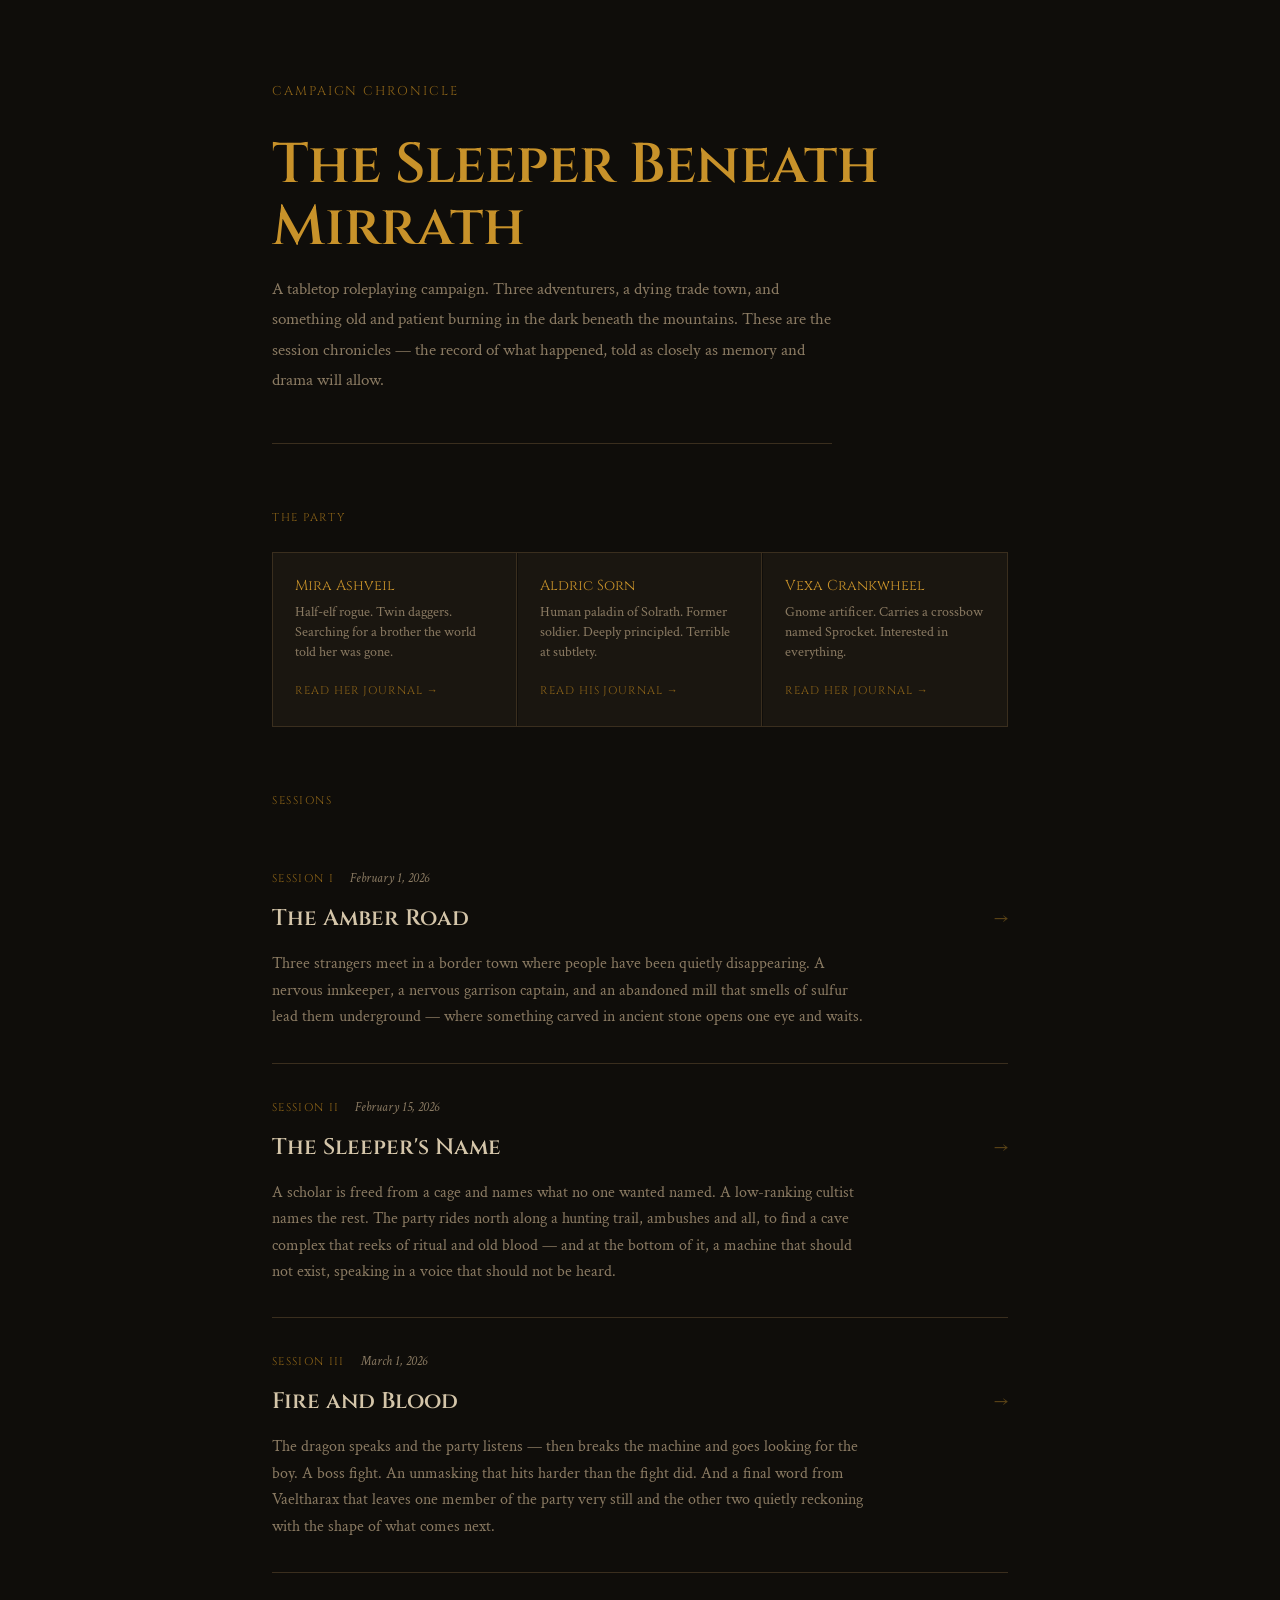
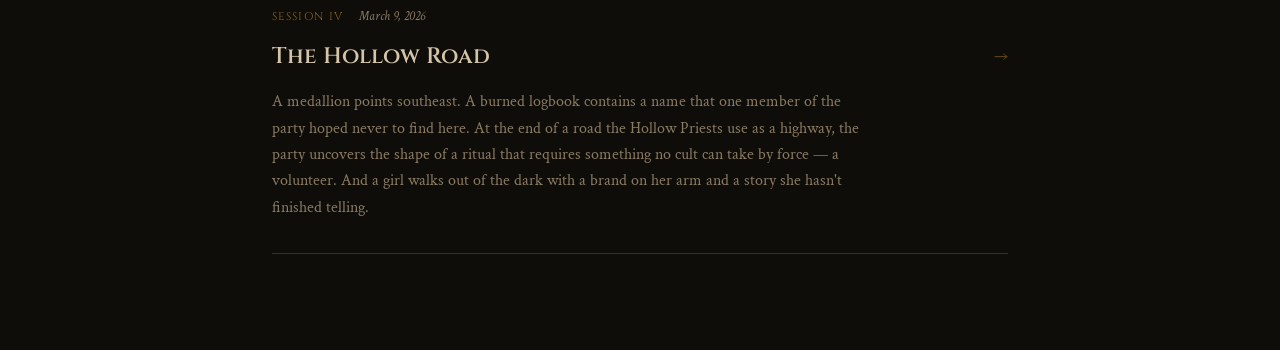
<file: index.html>
<!DOCTYPE html>
<html lang="en">
<head>
  <meta charset="UTF-8">
  <meta name="viewport" content="width=device-width, initial-scale=1.0">
  <title>The Sleeper Beneath Mirrath — Campaign Chronicle</title>
  <link rel="preconnect" href="https://fonts.googleapis.com">
  <link rel="preconnect" href="https://fonts.gstatic.com" crossorigin>
  <link href="https://fonts.googleapis.com/css2?family=Cinzel:wght@400;600&family=Crimson+Text:ital,wght@0,400;0,600;1,400&display=swap" rel="stylesheet">
  <link rel="stylesheet" href="style.css">
</head>
<body>
<div class="page-wrap page-wrap--wide">

  <p class="site-subtitle">Campaign Chronicle</p>
  <h1 class="site-title">The Sleeper Beneath Mirrath</h1>
  <p class="site-intro">A tabletop roleplaying campaign. Three adventurers, a dying trade town, and something old and patient burning in the dark beneath the mountains. These are the session chronicles — the record of what happened, told as closely as memory and drama will allow.</p>

  <div class="party-section">
    <p class="section-label">The Party</p>
    <div class="party-grid">
      <div class="party-member">
        <p class="member-name">Mira Ashveil</p>
        <p class="member-desc">Half-elf rogue. Twin daggers. Searching for a brother the world told her was gone.</p>
        <a href="characters/mira-ashveil/index.html" class="member-journal">Read her journal &#8594;</a>
      </div>
      <div class="party-member">
        <p class="member-name">Aldric Sorn</p>
        <p class="member-desc">Human paladin of Solrath. Former soldier. Deeply principled. Terrible at subtlety.</p>
        <a href="characters/aldric-sorn/index.html" class="member-journal">Read his journal &#8594;</a>
      </div>
      <div class="party-member">
        <p class="member-name">Vexa Crankwheel</p>
        <p class="member-desc">Gnome artificer. Carries a crossbow named Sprocket. Interested in everything.</p>
        <a href="characters/vexa-crankwheel/index.html" class="member-journal">Read her journal &#8594;</a>
      </div>
    </div>
  </div>

  <div class="sessions-section">
    <p class="section-label">Sessions</p>

    <a href="session-1/index.html" class="session-card">
      <div class="card-header">
        <span class="card-number">Session I</span>
        <span class="card-date">February 1, 2026</span>
      </div>
      <div class="card-title-row">
        <span class="card-title">The Amber Road</span>
        <span class="card-arrow">&#8594;</span>
      </div>
      <p class="card-summary">Three strangers meet in a border town where people have been quietly disappearing. A nervous innkeeper, a nervous garrison captain, and an abandoned mill that smells of sulfur lead them underground — where something carved in ancient stone opens one eye and waits.</p>
    </a>

    <a href="session-2/index.html" class="session-card">
      <div class="card-header">
        <span class="card-number">Session II</span>
        <span class="card-date">February 15, 2026</span>
      </div>
      <div class="card-title-row">
        <span class="card-title">The Sleeper's Name</span>
        <span class="card-arrow">&#8594;</span>
      </div>
      <p class="card-summary">A scholar is freed from a cage and names what no one wanted named. A low-ranking cultist names the rest. The party rides north along a hunting trail, ambushes and all, to find a cave complex that reeks of ritual and old blood — and at the bottom of it, a machine that should not exist, speaking in a voice that should not be heard.</p>
    </a>

    <a href="session-3/index.html" class="session-card">
      <div class="card-header">
        <span class="card-number">Session III</span>
        <span class="card-date">March 1, 2026</span>
      </div>
      <div class="card-title-row">
        <span class="card-title">Fire and Blood</span>
        <span class="card-arrow">&#8594;</span>
      </div>
      <p class="card-summary">The dragon speaks and the party listens — then breaks the machine and goes looking for the boy. A boss fight. An unmasking that hits harder than the fight did. And a final word from Vaeltharax that leaves one member of the party very still and the other two quietly reckoning with the shape of what comes next.</p>
    </a>

    <a href="session-4/index.html" class="session-card">
      <div class="card-header">
        <span class="card-number">Session IV</span>
        <span class="card-date">March 9, 2026</span>
      </div>
      <div class="card-title-row">
        <span class="card-title">The Hollow Road</span>
        <span class="card-arrow">&#8594;</span>
      </div>
      <p class="card-summary">A medallion points southeast. A burned logbook contains a name that one member of the party hoped never to find here. At the end of a road the Hollow Priests use as a highway, the party uncovers the shape of a ritual that requires something no cult can take by force — a volunteer. And a girl walks out of the dark with a brand on her arm and a story she hasn't finished telling.</p>
    </a>

  </div>

</div>
</body>
</html>
</file>
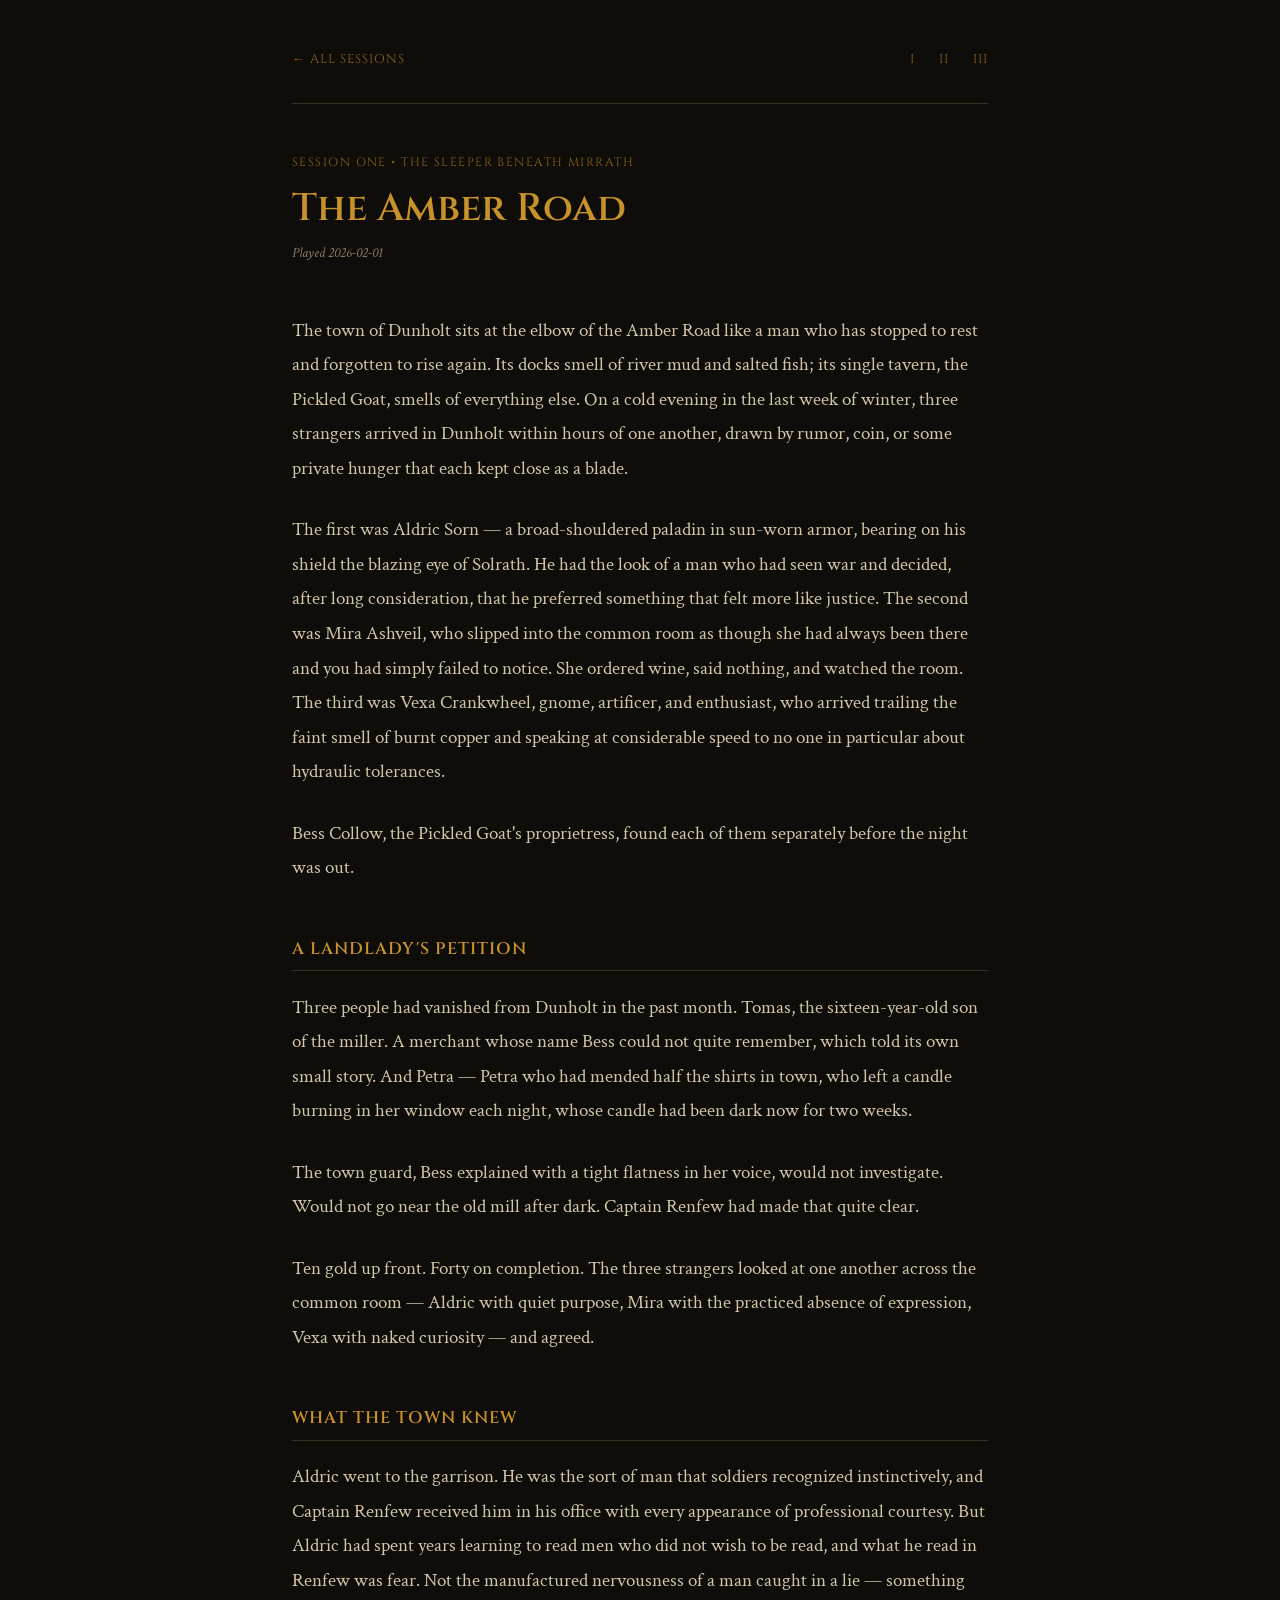
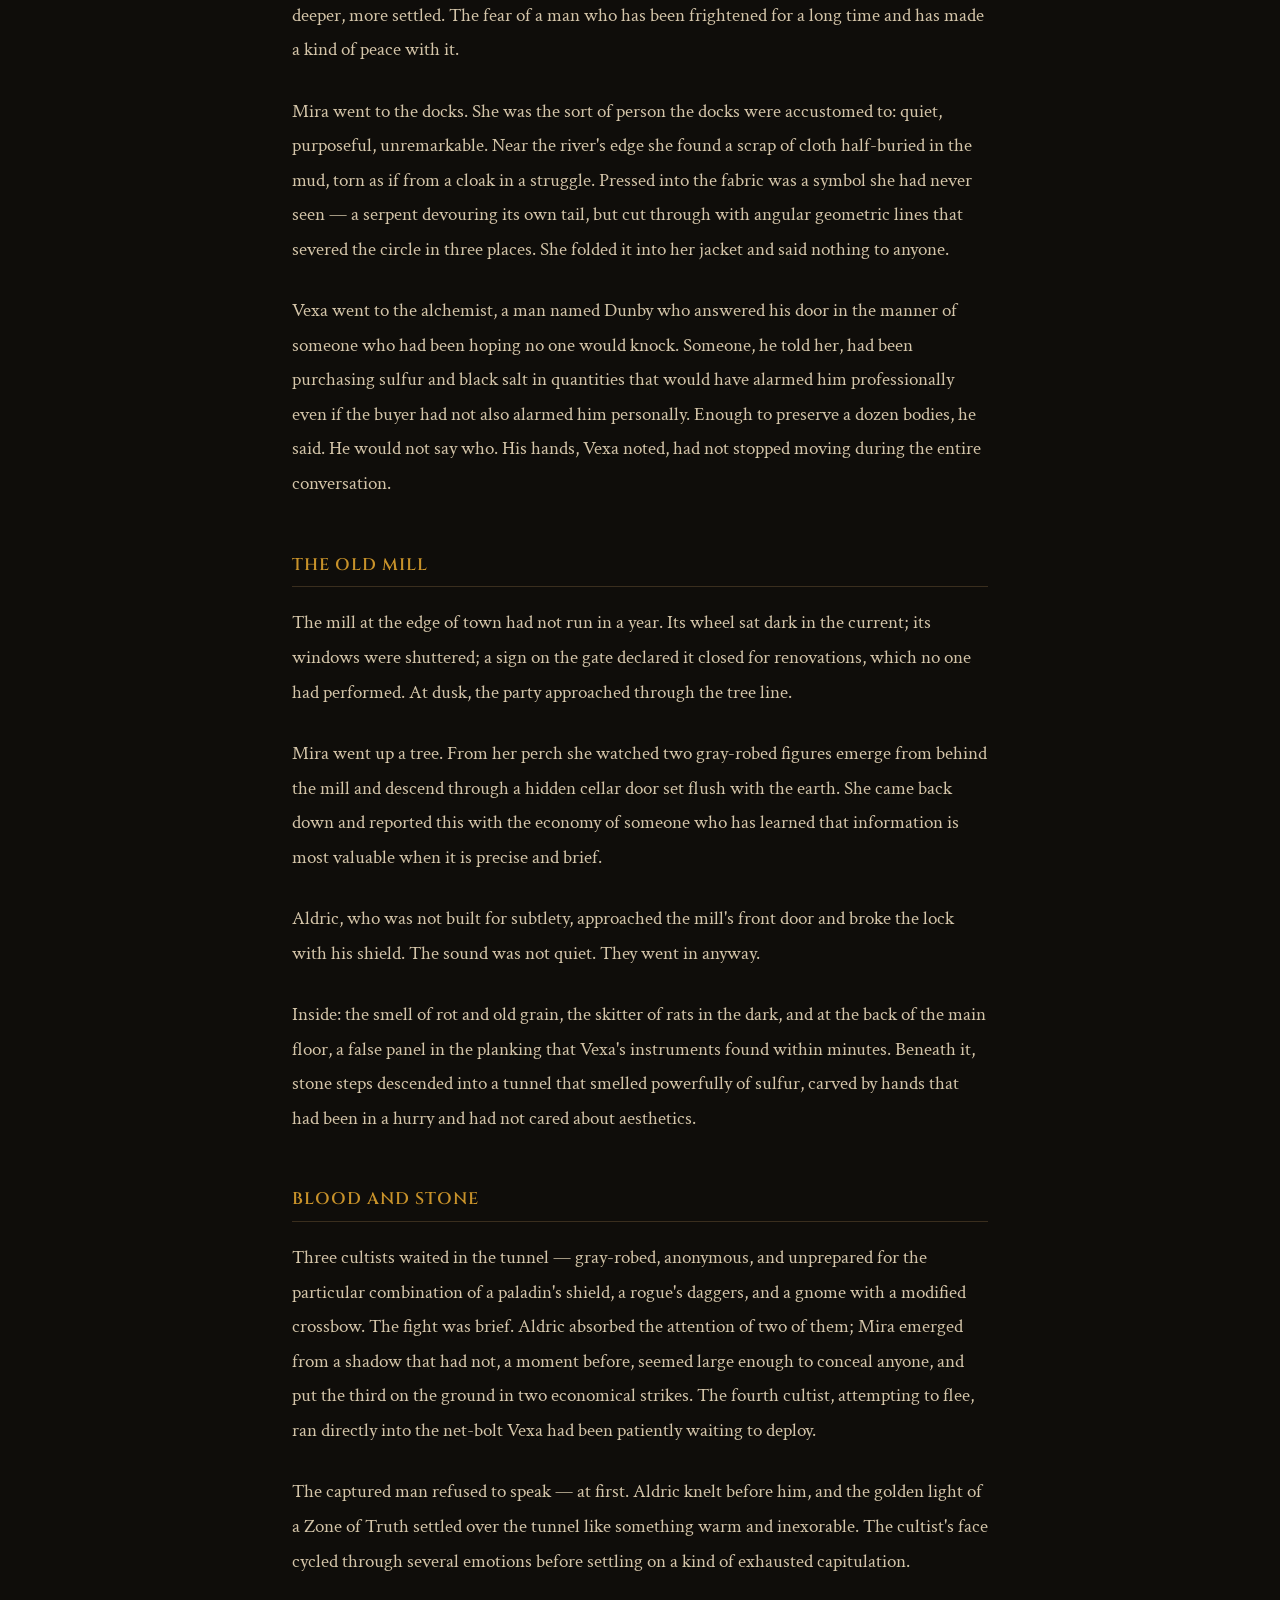
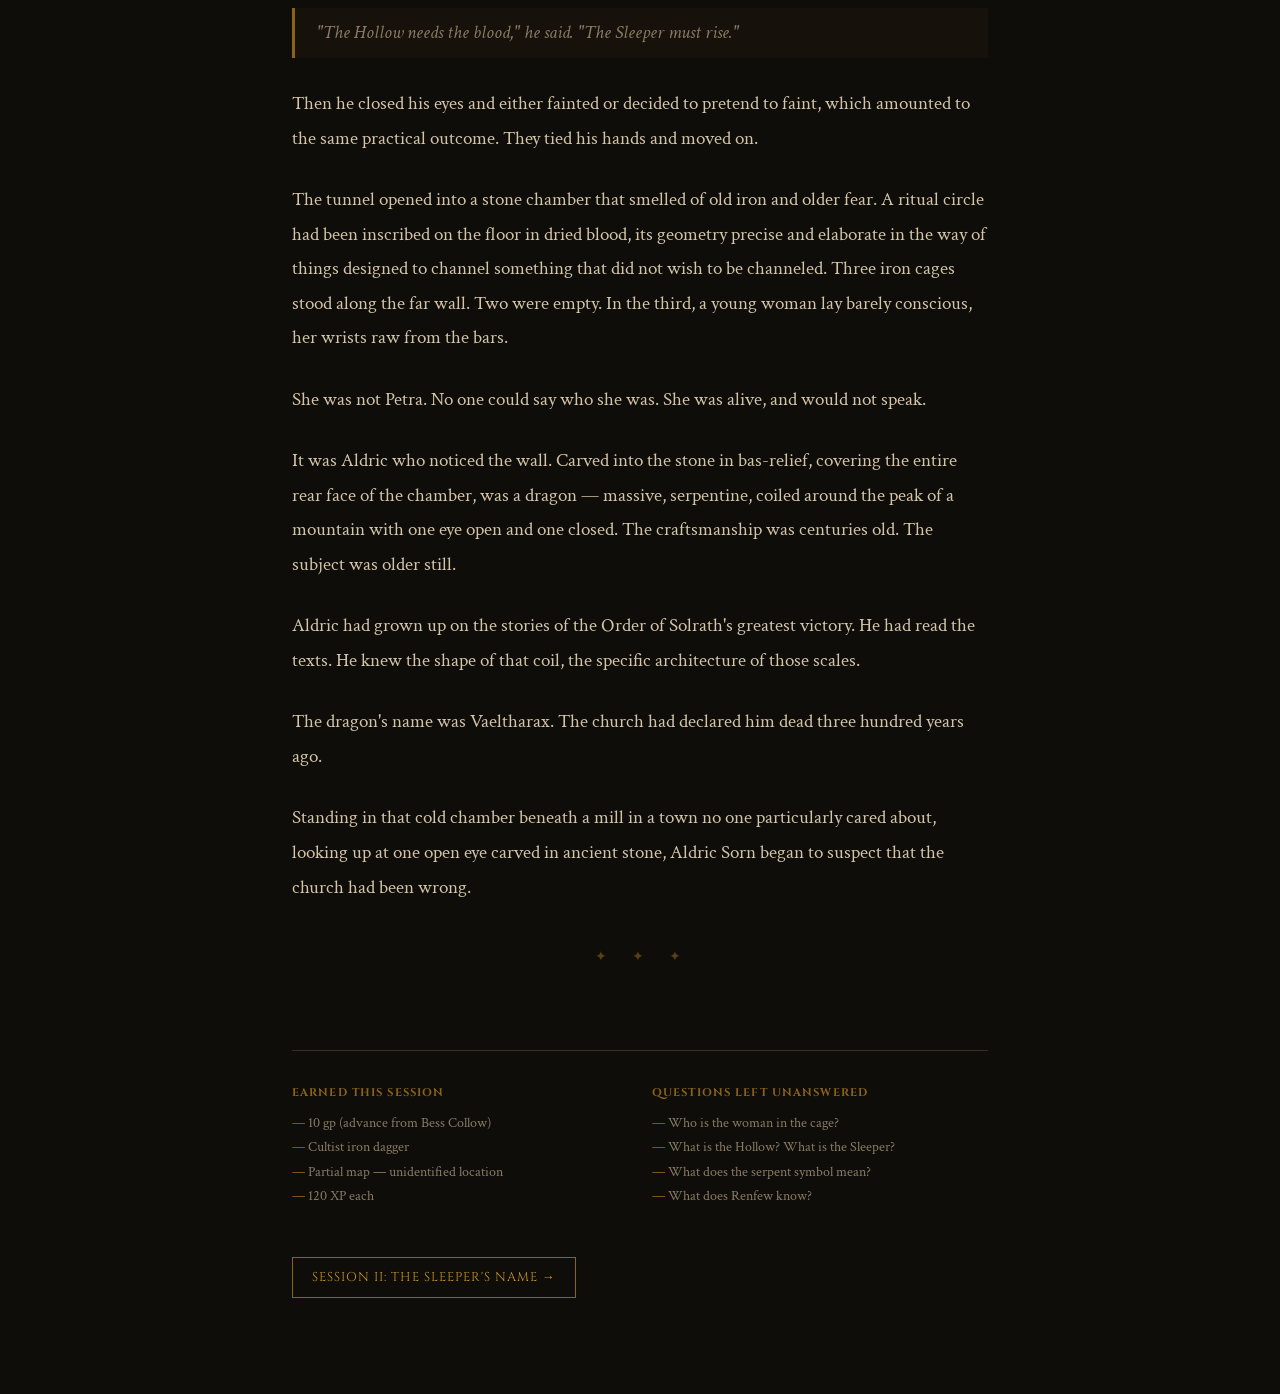
<file: session-1/index.html>
<!DOCTYPE html>
<html lang="en">
<head>
  <meta charset="UTF-8">
  <meta name="viewport" content="width=device-width, initial-scale=1.0">
  <title>Session 1 — The Amber Road</title>
  <link rel="preconnect" href="https://fonts.googleapis.com">
  <link rel="preconnect" href="https://fonts.gstatic.com" crossorigin>
  <link href="https://fonts.googleapis.com/css2?family=Cinzel:wght@400;600&family=Crimson+Text:ital,wght@0,400;0,600;1,400&display=swap" rel="stylesheet">
  <link rel="stylesheet" href="../style.css">
</head>
<body>
<div class="page-wrap">

  <nav class="site-nav">
    <a href="../index.html">&#8592; All Sessions</a>
    <div class="session-links">
      <a href="../session-1/index.html">I</a>
      <a href="../session-2/index.html">II</a>
      <a href="../session-3/index.html">III</a>
    </div>
  </nav>

  <p class="session-meta">Session One &bull; The Sleeper Beneath Mirrath</p>
  <h1>The Amber Road</h1>
  <p class="session-date">Played 2026-02-01</p>

  <p>The town of Dunholt sits at the elbow of the Amber Road like a man who has stopped to rest and forgotten to rise again. Its docks smell of river mud and salted fish; its single tavern, the Pickled Goat, smells of everything else. On a cold evening in the last week of winter, three strangers arrived in Dunholt within hours of one another, drawn by rumor, coin, or some private hunger that each kept close as a blade.</p>

  <p>The first was Aldric Sorn — a broad-shouldered paladin in sun-worn armor, bearing on his shield the blazing eye of Solrath. He had the look of a man who had seen war and decided, after long consideration, that he preferred something that felt more like justice. The second was Mira Ashveil, who slipped into the common room as though she had always been there and you had simply failed to notice. She ordered wine, said nothing, and watched the room. The third was Vexa Crankwheel, gnome, artificer, and enthusiast, who arrived trailing the faint smell of burnt copper and speaking at considerable speed to no one in particular about hydraulic tolerances.</p>

  <p>Bess Collow, the Pickled Goat's proprietress, found each of them separately before the night was out.</p>

  <h2>A Landlady's Petition</h2>

  <p>Three people had vanished from Dunholt in the past month. Tomas, the sixteen-year-old son of the miller. A merchant whose name Bess could not quite remember, which told its own small story. And Petra — Petra who had mended half the shirts in town, who left a candle burning in her window each night, whose candle had been dark now for two weeks.</p>

  <p>The town guard, Bess explained with a tight flatness in her voice, would not investigate. Would not go near the old mill after dark. Captain Renfew had made that quite clear.</p>

  <p>Ten gold up front. Forty on completion. The three strangers looked at one another across the common room — Aldric with quiet purpose, Mira with the practiced absence of expression, Vexa with naked curiosity — and agreed.</p>

  <h2>What the Town Knew</h2>

  <p>Aldric went to the garrison. He was the sort of man that soldiers recognized instinctively, and Captain Renfew received him in his office with every appearance of professional courtesy. But Aldric had spent years learning to read men who did not wish to be read, and what he read in Renfew was fear. Not the manufactured nervousness of a man caught in a lie — something deeper, more settled. The fear of a man who has been frightened for a long time and has made a kind of peace with it.</p>

  <p>Mira went to the docks. She was the sort of person the docks were accustomed to: quiet, purposeful, unremarkable. Near the river's edge she found a scrap of cloth half-buried in the mud, torn as if from a cloak in a struggle. Pressed into the fabric was a symbol she had never seen — a serpent devouring its own tail, but cut through with angular geometric lines that severed the circle in three places. She folded it into her jacket and said nothing to anyone.</p>

  <p>Vexa went to the alchemist, a man named Dunby who answered his door in the manner of someone who had been hoping no one would knock. Someone, he told her, had been purchasing sulfur and black salt in quantities that would have alarmed him professionally even if the buyer had not also alarmed him personally. Enough to preserve a dozen bodies, he said. He would not say who. His hands, Vexa noted, had not stopped moving during the entire conversation.</p>

  <h2>The Old Mill</h2>

  <p>The mill at the edge of town had not run in a year. Its wheel sat dark in the current; its windows were shuttered; a sign on the gate declared it closed for renovations, which no one had performed. At dusk, the party approached through the tree line.</p>

  <p>Mira went up a tree. From her perch she watched two gray-robed figures emerge from behind the mill and descend through a hidden cellar door set flush with the earth. She came back down and reported this with the economy of someone who has learned that information is most valuable when it is precise and brief.</p>

  <p>Aldric, who was not built for subtlety, approached the mill's front door and broke the lock with his shield. The sound was not quiet. They went in anyway.</p>

  <p>Inside: the smell of rot and old grain, the skitter of rats in the dark, and at the back of the main floor, a false panel in the planking that Vexa's instruments found within minutes. Beneath it, stone steps descended into a tunnel that smelled powerfully of sulfur, carved by hands that had been in a hurry and had not cared about aesthetics.</p>

  <h2>Blood and Stone</h2>

  <p>Three cultists waited in the tunnel — gray-robed, anonymous, and unprepared for the particular combination of a paladin's shield, a rogue's daggers, and a gnome with a modified crossbow. The fight was brief. Aldric absorbed the attention of two of them; Mira emerged from a shadow that had not, a moment before, seemed large enough to conceal anyone, and put the third on the ground in two economical strikes. The fourth cultist, attempting to flee, ran directly into the net-bolt Vexa had been patiently waiting to deploy.</p>

  <p>The captured man refused to speak — at first. Aldric knelt before him, and the golden light of a Zone of Truth settled over the tunnel like something warm and inexorable. The cultist's face cycled through several emotions before settling on a kind of exhausted capitulation.</p>

  <blockquote>"The Hollow needs the blood," he said. "The Sleeper must rise."</blockquote>

  <p>Then he closed his eyes and either fainted or decided to pretend to faint, which amounted to the same practical outcome. They tied his hands and moved on.</p>

  <p>The tunnel opened into a stone chamber that smelled of old iron and older fear. A ritual circle had been inscribed on the floor in dried blood, its geometry precise and elaborate in the way of things designed to channel something that did not wish to be channeled. Three iron cages stood along the far wall. Two were empty. In the third, a young woman lay barely conscious, her wrists raw from the bars.</p>

  <p>She was not Petra. No one could say who she was. She was alive, and would not speak.</p>

  <p>It was Aldric who noticed the wall. Carved into the stone in bas-relief, covering the entire rear face of the chamber, was a dragon — massive, serpentine, coiled around the peak of a mountain with one eye open and one closed. The craftsmanship was centuries old. The subject was older still.</p>

  <p>Aldric had grown up on the stories of the Order of Solrath's greatest victory. He had read the texts. He knew the shape of that coil, the specific architecture of those scales.</p>

  <p>The dragon's name was Vaeltharax. The church had declared him dead three hundred years ago.</p>

  <p>Standing in that cold chamber beneath a mill in a town no one particularly cared about, looking up at one open eye carved in ancient stone, Aldric Sorn began to suspect that the church had been wrong.</p>

  <div class="divider">&#10022; &nbsp; &#10022; &nbsp; &#10022;</div>

  <div class="session-footer">
    <div>
      <h3>Earned This Session</h3>
      <ul>
        <li>10 gp (advance from Bess Collow)</li>
        <li>Cultist iron dagger</li>
        <li>Partial map — unidentified location</li>
        <li>120 XP each</li>
      </ul>
    </div>
    <div>
      <h3>Questions Left Unanswered</h3>
      <ul>
        <li>Who is the woman in the cage?</li>
        <li>What is the Hollow? What is the Sleeper?</li>
        <li>What does the serpent symbol mean?</li>
        <li>What does Renfew know?</li>
      </ul>
    </div>
  </div>

  <div class="session-pagination">
    <a href="../session-2/index.html">Session II: The Sleeper's Name &#8594;</a>
  </div>

</div>
</body>
</html>
</file>
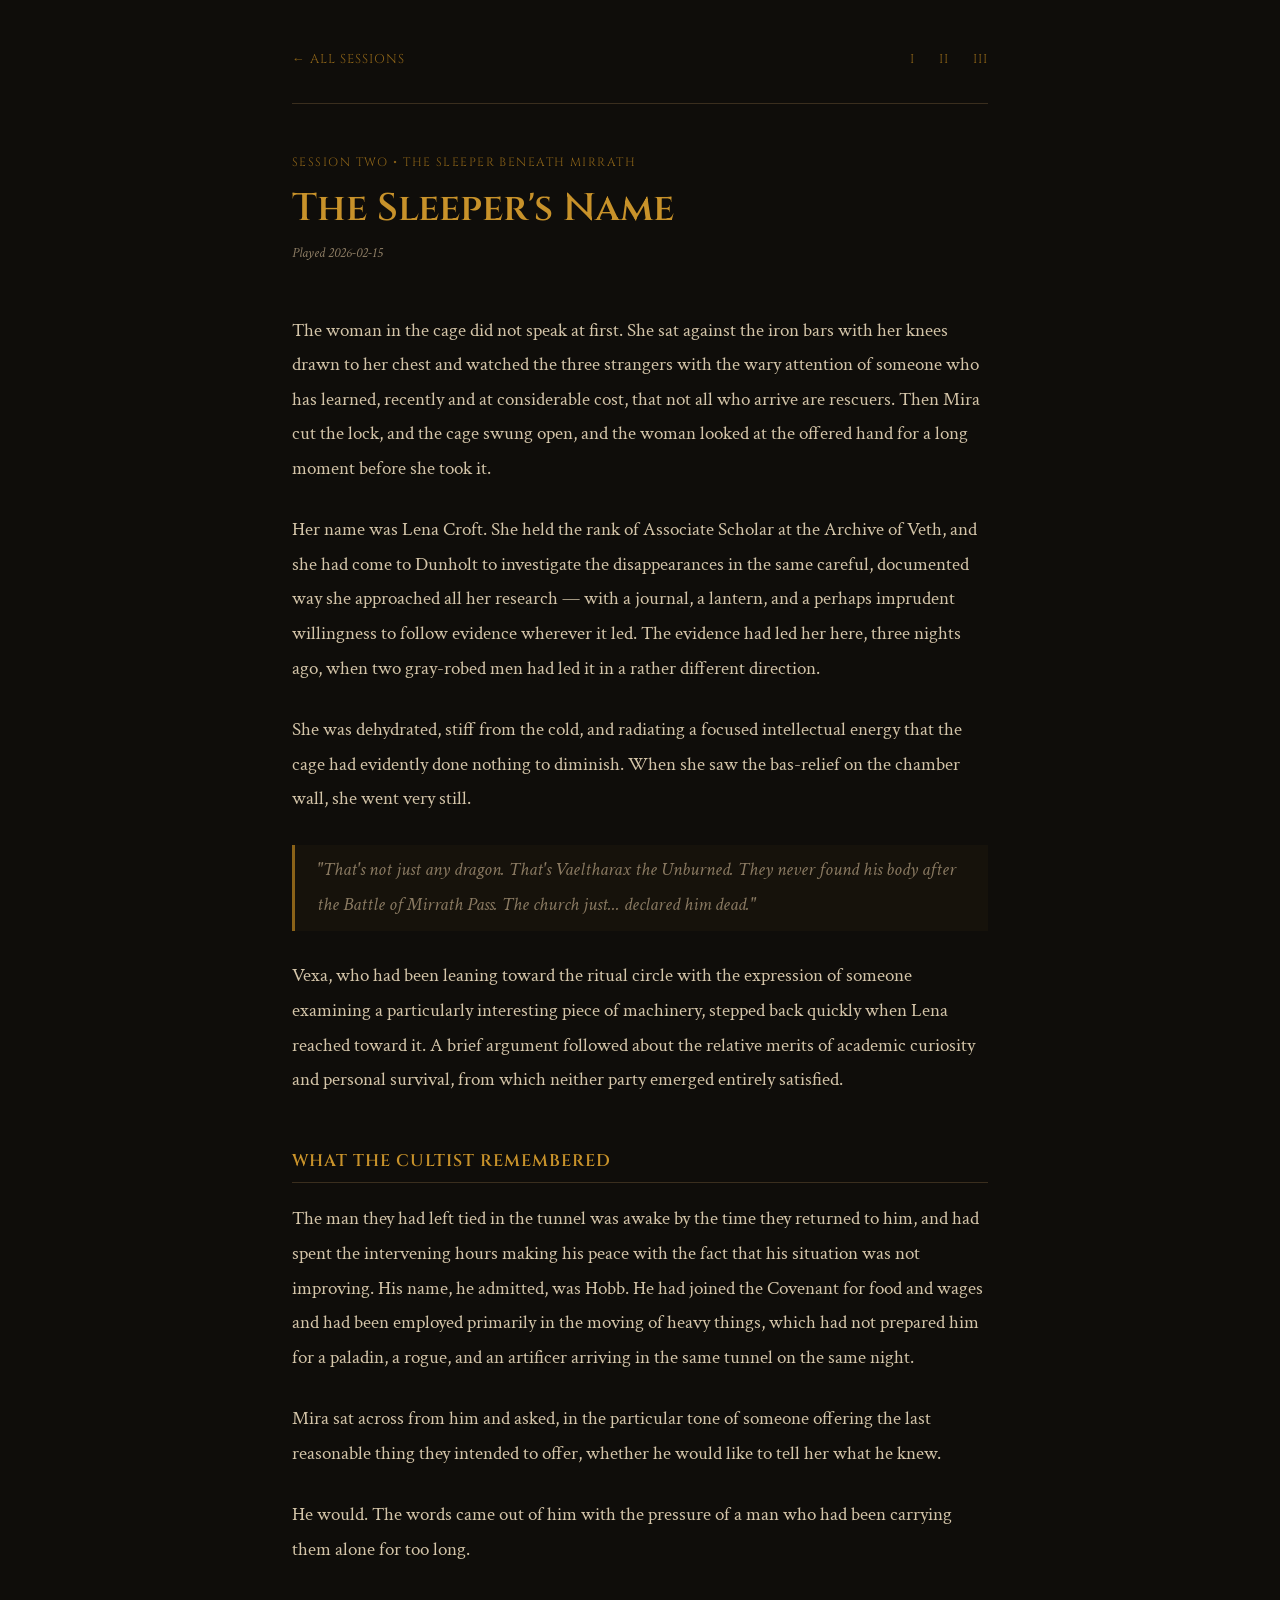
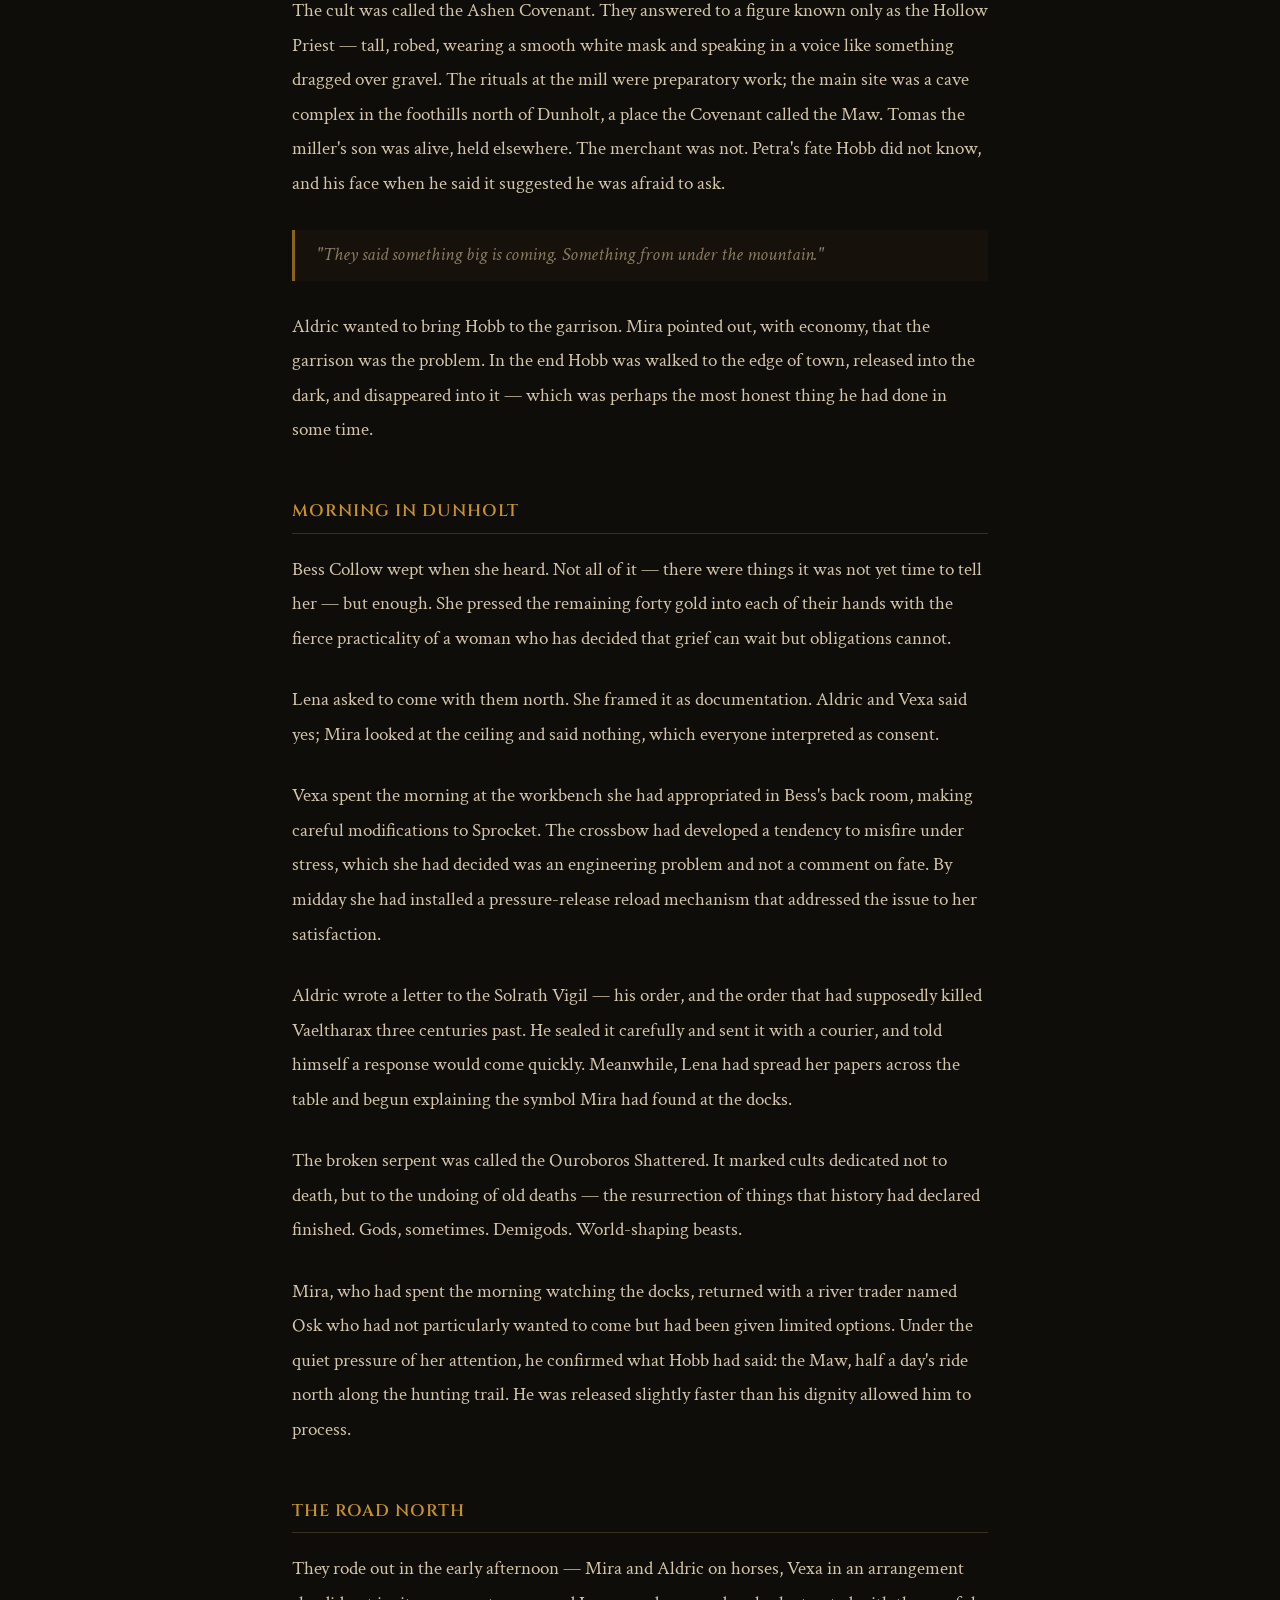
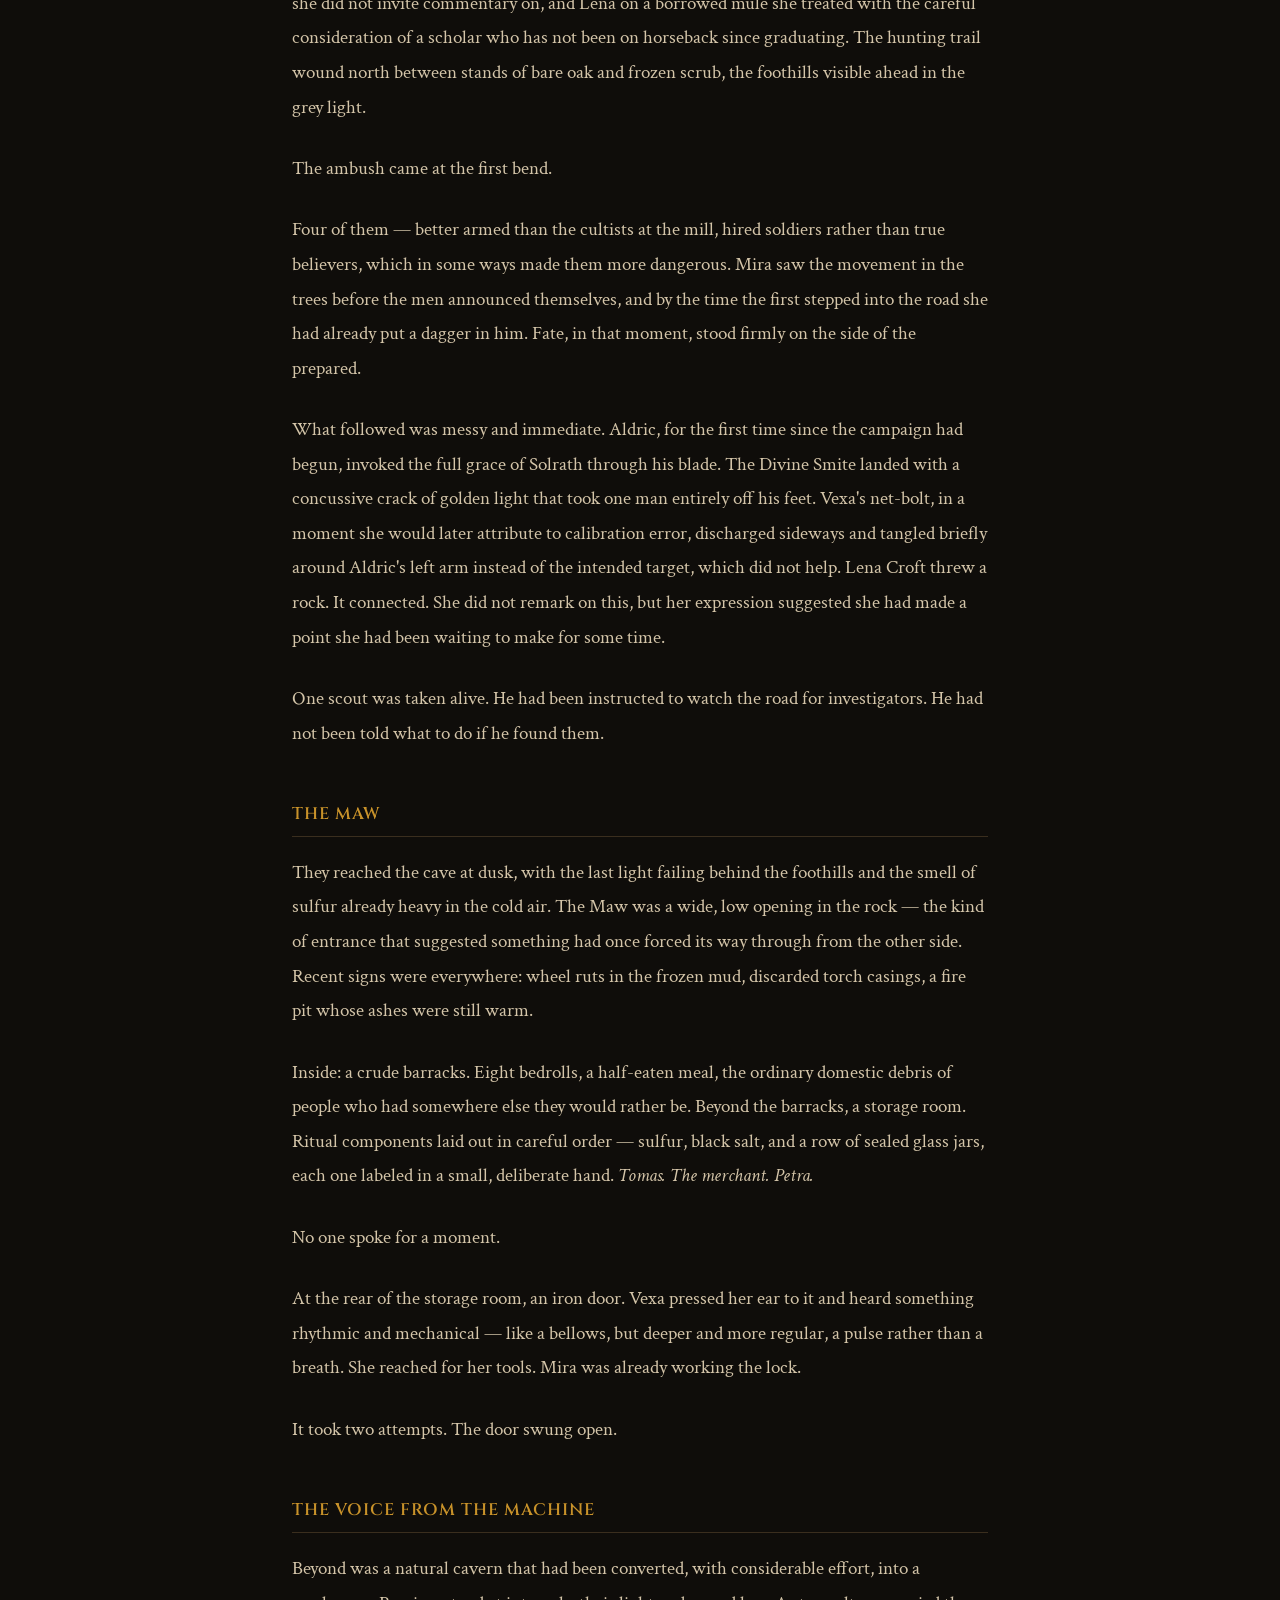
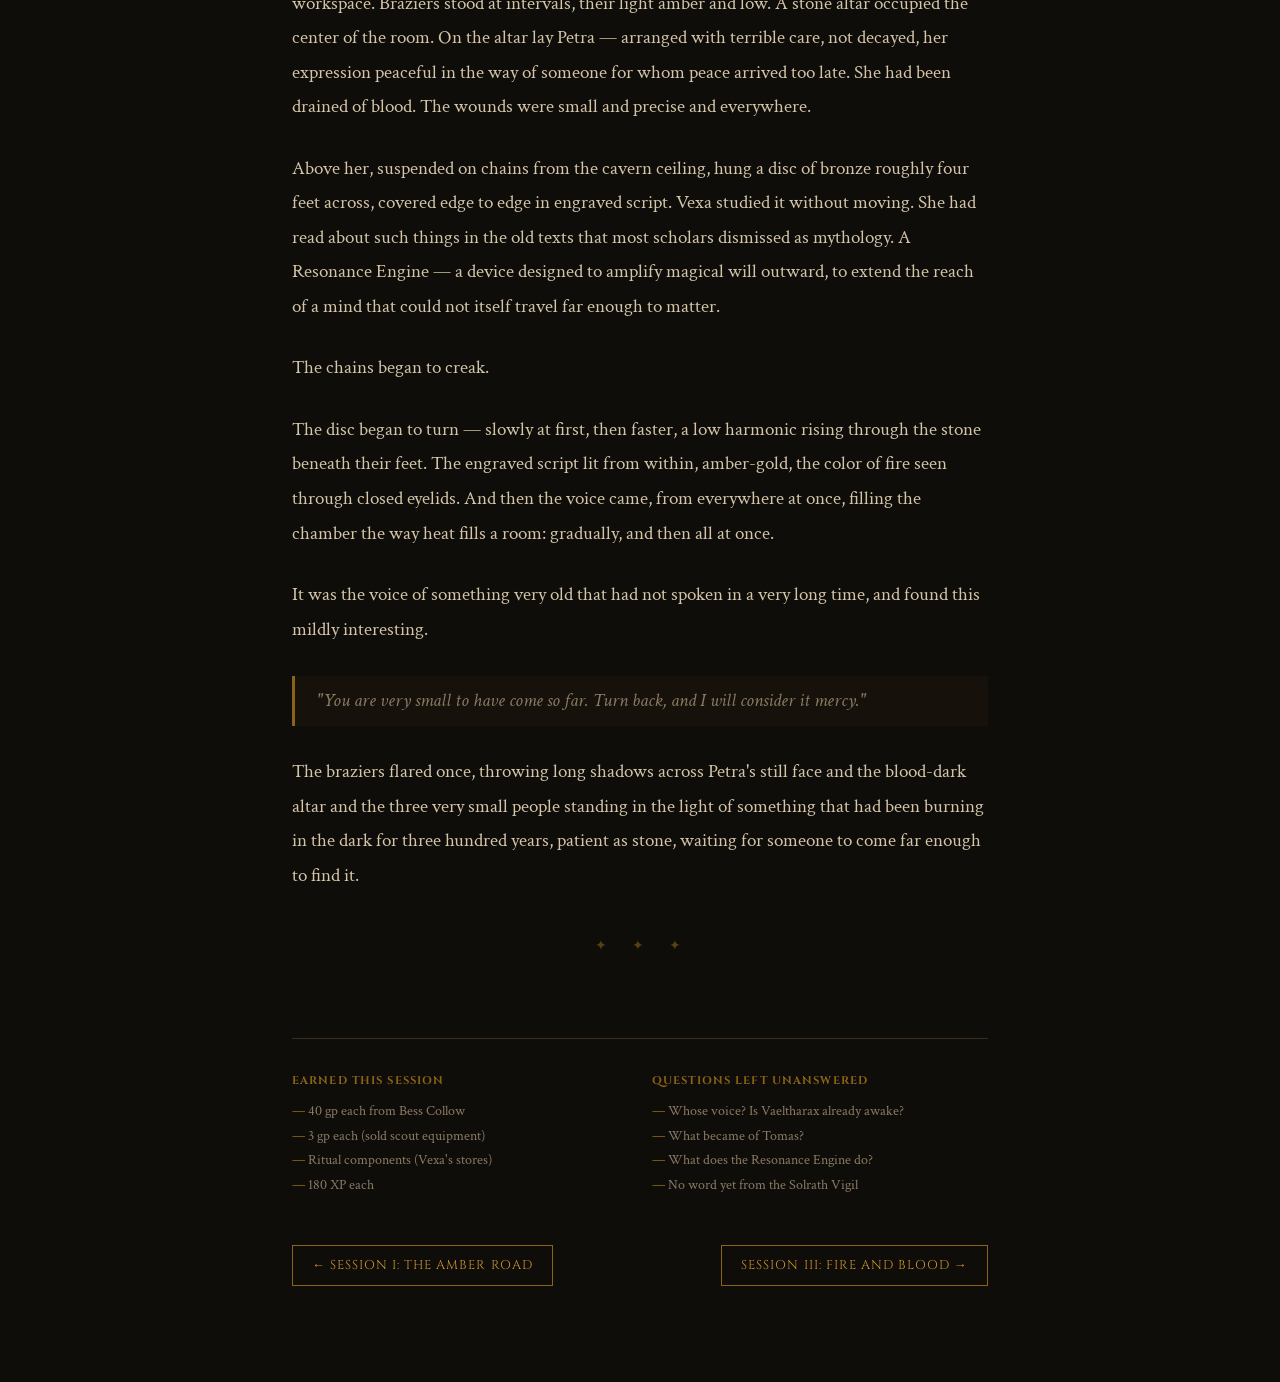
<file: session-2/index.html>
<!DOCTYPE html>
<html lang="en">
<head>
  <meta charset="UTF-8">
  <meta name="viewport" content="width=device-width, initial-scale=1.0">
  <title>Session 2 — The Sleeper's Name</title>
  <link rel="preconnect" href="https://fonts.googleapis.com">
  <link rel="preconnect" href="https://fonts.gstatic.com" crossorigin>
  <link href="https://fonts.googleapis.com/css2?family=Cinzel:wght@400;600&family=Crimson+Text:ital,wght@0,400;0,600;1,400&display=swap" rel="stylesheet">
  <link rel="stylesheet" href="../style.css">
</head>
<body>
<div class="page-wrap">

  <nav class="site-nav">
    <a href="../index.html">&#8592; All Sessions</a>
    <div class="session-links">
      <a href="../session-1/index.html">I</a>
      <a href="../session-2/index.html">II</a>
      <a href="../session-3/index.html">III</a>
    </div>
  </nav>

  <p class="session-meta">Session Two &bull; The Sleeper Beneath Mirrath</p>
  <h1>The Sleeper's Name</h1>
  <p class="session-date">Played 2026-02-15</p>

  <p>The woman in the cage did not speak at first. She sat against the iron bars with her knees drawn to her chest and watched the three strangers with the wary attention of someone who has learned, recently and at considerable cost, that not all who arrive are rescuers. Then Mira cut the lock, and the cage swung open, and the woman looked at the offered hand for a long moment before she took it.</p>

  <p>Her name was Lena Croft. She held the rank of Associate Scholar at the Archive of Veth, and she had come to Dunholt to investigate the disappearances in the same careful, documented way she approached all her research — with a journal, a lantern, and a perhaps imprudent willingness to follow evidence wherever it led. The evidence had led her here, three nights ago, when two gray-robed men had led it in a rather different direction.</p>

  <p>She was dehydrated, stiff from the cold, and radiating a focused intellectual energy that the cage had evidently done nothing to diminish. When she saw the bas-relief on the chamber wall, she went very still.</p>

  <blockquote>"That's not just any dragon. That's Vaeltharax the Unburned. They never found his body after the Battle of Mirrath Pass. The church just... declared him dead."</blockquote>

  <p>Vexa, who had been leaning toward the ritual circle with the expression of someone examining a particularly interesting piece of machinery, stepped back quickly when Lena reached toward it. A brief argument followed about the relative merits of academic curiosity and personal survival, from which neither party emerged entirely satisfied.</p>

  <h2>What the Cultist Remembered</h2>

  <p>The man they had left tied in the tunnel was awake by the time they returned to him, and had spent the intervening hours making his peace with the fact that his situation was not improving. His name, he admitted, was Hobb. He had joined the Covenant for food and wages and had been employed primarily in the moving of heavy things, which had not prepared him for a paladin, a rogue, and an artificer arriving in the same tunnel on the same night.</p>

  <p>Mira sat across from him and asked, in the particular tone of someone offering the last reasonable thing they intended to offer, whether he would like to tell her what he knew.</p>

  <p>He would. The words came out of him with the pressure of a man who had been carrying them alone for too long.</p>

  <p>The cult was called the Ashen Covenant. They answered to a figure known only as the Hollow Priest — tall, robed, wearing a smooth white mask and speaking in a voice like something dragged over gravel. The rituals at the mill were preparatory work; the main site was a cave complex in the foothills north of Dunholt, a place the Covenant called the Maw. Tomas the miller's son was alive, held elsewhere. The merchant was not. Petra's fate Hobb did not know, and his face when he said it suggested he was afraid to ask.</p>

  <blockquote>"They said something big is coming. Something from under the mountain."</blockquote>

  <p>Aldric wanted to bring Hobb to the garrison. Mira pointed out, with economy, that the garrison was the problem. In the end Hobb was walked to the edge of town, released into the dark, and disappeared into it — which was perhaps the most honest thing he had done in some time.</p>

  <h2>Morning in Dunholt</h2>

  <p>Bess Collow wept when she heard. Not all of it — there were things it was not yet time to tell her — but enough. She pressed the remaining forty gold into each of their hands with the fierce practicality of a woman who has decided that grief can wait but obligations cannot.</p>

  <p>Lena asked to come with them north. She framed it as documentation. Aldric and Vexa said yes; Mira looked at the ceiling and said nothing, which everyone interpreted as consent.</p>

  <p>Vexa spent the morning at the workbench she had appropriated in Bess's back room, making careful modifications to Sprocket. The crossbow had developed a tendency to misfire under stress, which she had decided was an engineering problem and not a comment on fate. By midday she had installed a pressure-release reload mechanism that addressed the issue to her satisfaction.</p>

  <p>Aldric wrote a letter to the Solrath Vigil — his order, and the order that had supposedly killed Vaeltharax three centuries past. He sealed it carefully and sent it with a courier, and told himself a response would come quickly. Meanwhile, Lena had spread her papers across the table and begun explaining the symbol Mira had found at the docks.</p>

  <p>The broken serpent was called the Ouroboros Shattered. It marked cults dedicated not to death, but to the undoing of old deaths — the resurrection of things that history had declared finished. Gods, sometimes. Demigods. World-shaping beasts.</p>

  <p>Mira, who had spent the morning watching the docks, returned with a river trader named Osk who had not particularly wanted to come but had been given limited options. Under the quiet pressure of her attention, he confirmed what Hobb had said: the Maw, half a day's ride north along the hunting trail. He was released slightly faster than his dignity allowed him to process.</p>

  <h2>The Road North</h2>

  <p>They rode out in the early afternoon — Mira and Aldric on horses, Vexa in an arrangement she did not invite commentary on, and Lena on a borrowed mule she treated with the careful consideration of a scholar who has not been on horseback since graduating. The hunting trail wound north between stands of bare oak and frozen scrub, the foothills visible ahead in the grey light.</p>

  <p>The ambush came at the first bend.</p>

  <p>Four of them — better armed than the cultists at the mill, hired soldiers rather than true believers, which in some ways made them more dangerous. Mira saw the movement in the trees before the men announced themselves, and by the time the first stepped into the road she had already put a dagger in him. Fate, in that moment, stood firmly on the side of the prepared.</p>

  <p>What followed was messy and immediate. Aldric, for the first time since the campaign had begun, invoked the full grace of Solrath through his blade. The Divine Smite landed with a concussive crack of golden light that took one man entirely off his feet. Vexa's net-bolt, in a moment she would later attribute to calibration error, discharged sideways and tangled briefly around Aldric's left arm instead of the intended target, which did not help. Lena Croft threw a rock. It connected. She did not remark on this, but her expression suggested she had made a point she had been waiting to make for some time.</p>

  <p>One scout was taken alive. He had been instructed to watch the road for investigators. He had not been told what to do if he found them.</p>

  <h2>The Maw</h2>

  <p>They reached the cave at dusk, with the last light failing behind the foothills and the smell of sulfur already heavy in the cold air. The Maw was a wide, low opening in the rock — the kind of entrance that suggested something had once forced its way through from the other side. Recent signs were everywhere: wheel ruts in the frozen mud, discarded torch casings, a fire pit whose ashes were still warm.</p>

  <p>Inside: a crude barracks. Eight bedrolls, a half-eaten meal, the ordinary domestic debris of people who had somewhere else they would rather be. Beyond the barracks, a storage room. Ritual components laid out in careful order — sulfur, black salt, and a row of sealed glass jars, each one labeled in a small, deliberate hand. <em>Tomas. The merchant. Petra.</em></p>

  <p>No one spoke for a moment.</p>

  <p>At the rear of the storage room, an iron door. Vexa pressed her ear to it and heard something rhythmic and mechanical — like a bellows, but deeper and more regular, a pulse rather than a breath. She reached for her tools. Mira was already working the lock.</p>

  <p>It took two attempts. The door swung open.</p>

  <h2>The Voice from the Machine</h2>

  <p>Beyond was a natural cavern that had been converted, with considerable effort, into a workspace. Braziers stood at intervals, their light amber and low. A stone altar occupied the center of the room. On the altar lay Petra — arranged with terrible care, not decayed, her expression peaceful in the way of someone for whom peace arrived too late. She had been drained of blood. The wounds were small and precise and everywhere.</p>

  <p>Above her, suspended on chains from the cavern ceiling, hung a disc of bronze roughly four feet across, covered edge to edge in engraved script. Vexa studied it without moving. She had read about such things in the old texts that most scholars dismissed as mythology. A Resonance Engine — a device designed to amplify magical will outward, to extend the reach of a mind that could not itself travel far enough to matter.</p>

  <p>The chains began to creak.</p>

  <p>The disc began to turn — slowly at first, then faster, a low harmonic rising through the stone beneath their feet. The engraved script lit from within, amber-gold, the color of fire seen through closed eyelids. And then the voice came, from everywhere at once, filling the chamber the way heat fills a room: gradually, and then all at once.</p>

  <p>It was the voice of something very old that had not spoken in a very long time, and found this mildly interesting.</p>

  <blockquote>"You are very small to have come so far. Turn back, and I will consider it mercy."</blockquote>

  <p>The braziers flared once, throwing long shadows across Petra's still face and the blood-dark altar and the three very small people standing in the light of something that had been burning in the dark for three hundred years, patient as stone, waiting for someone to come far enough to find it.</p>

  <div class="divider">&#10022; &nbsp; &#10022; &nbsp; &#10022;</div>

  <div class="session-footer">
    <div>
      <h3>Earned This Session</h3>
      <ul>
        <li>40 gp each from Bess Collow</li>
        <li>3 gp each (sold scout equipment)</li>
        <li>Ritual components (Vexa's stores)</li>
        <li>180 XP each</li>
      </ul>
    </div>
    <div>
      <h3>Questions Left Unanswered</h3>
      <ul>
        <li>Whose voice? Is Vaeltharax already awake?</li>
        <li>What became of Tomas?</li>
        <li>What does the Resonance Engine do?</li>
        <li>No word yet from the Solrath Vigil</li>
      </ul>
    </div>
  </div>

  <div class="session-pagination">
    <a href="../session-1/index.html">&#8592; Session I: The Amber Road</a>
    <a href="../session-3/index.html">Session III: Fire and Blood &#8594;</a>
  </div>

</div>
</body>
</html>
</file>
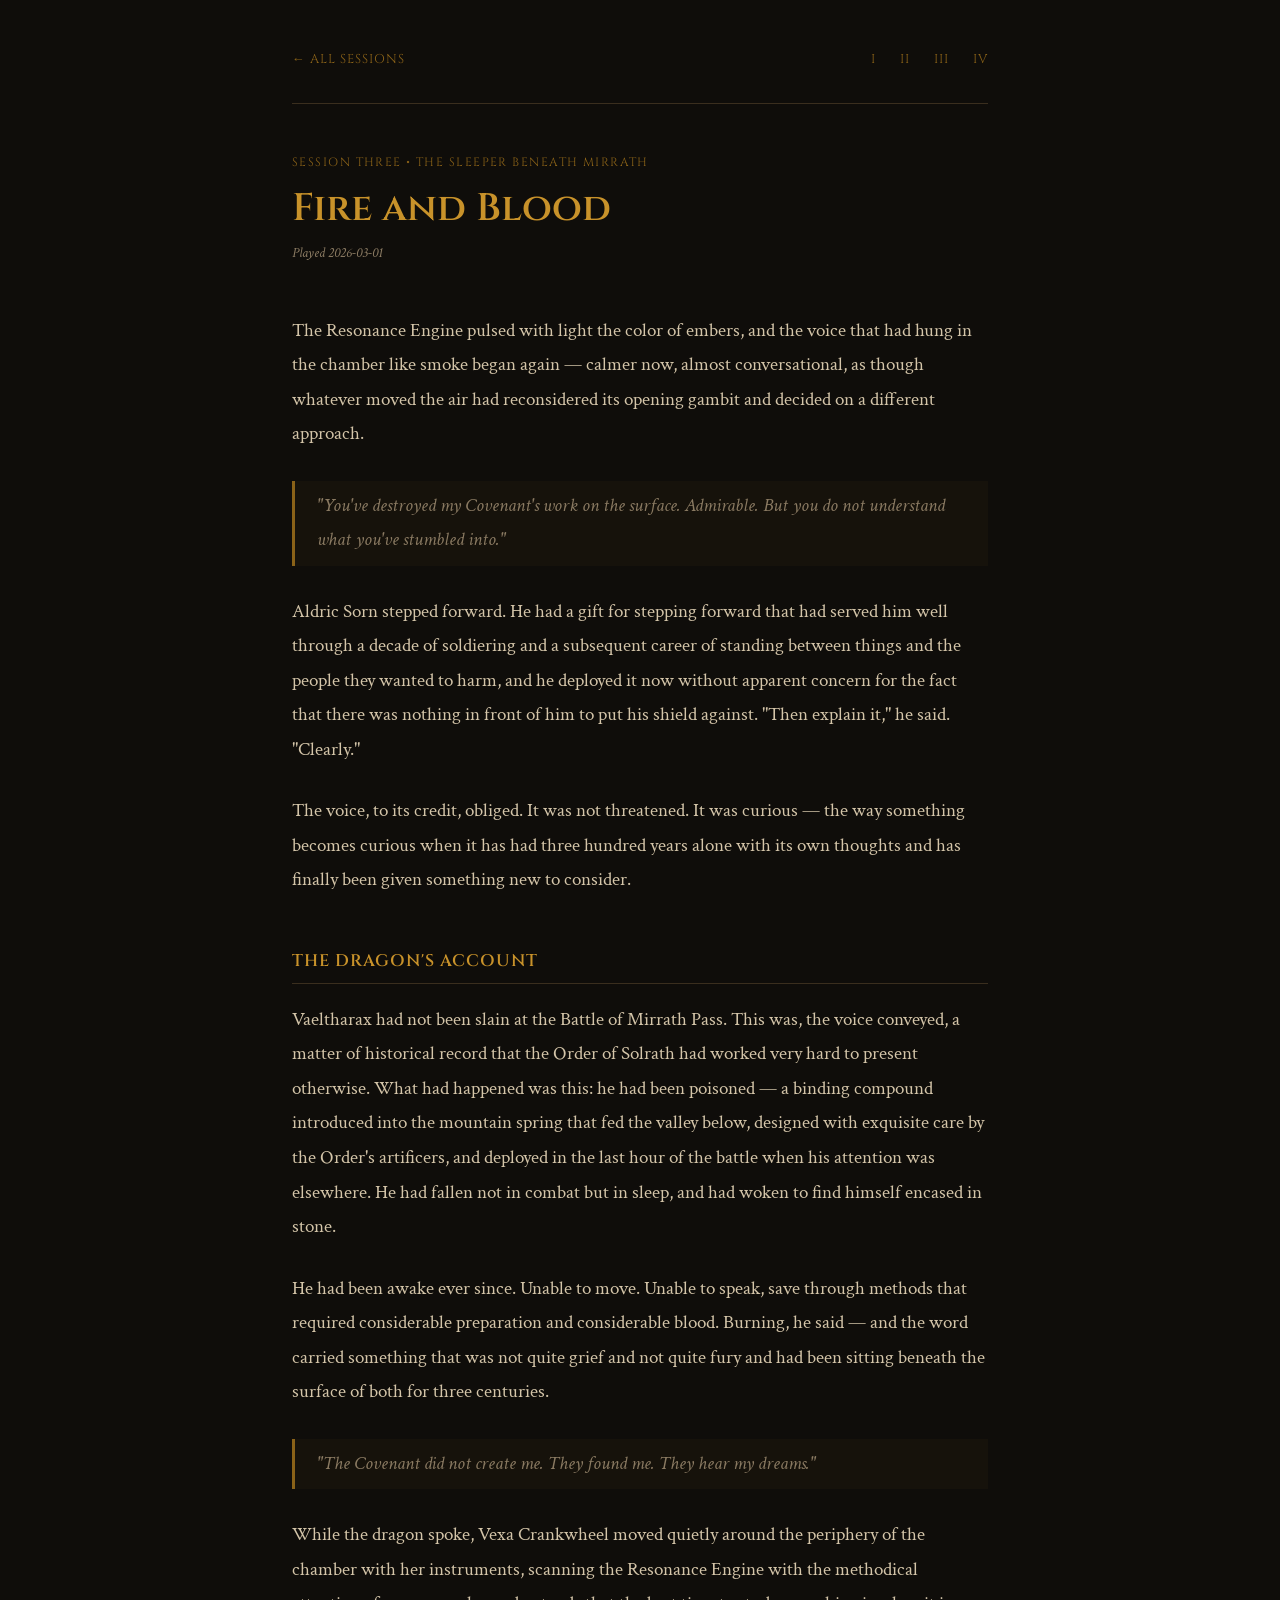
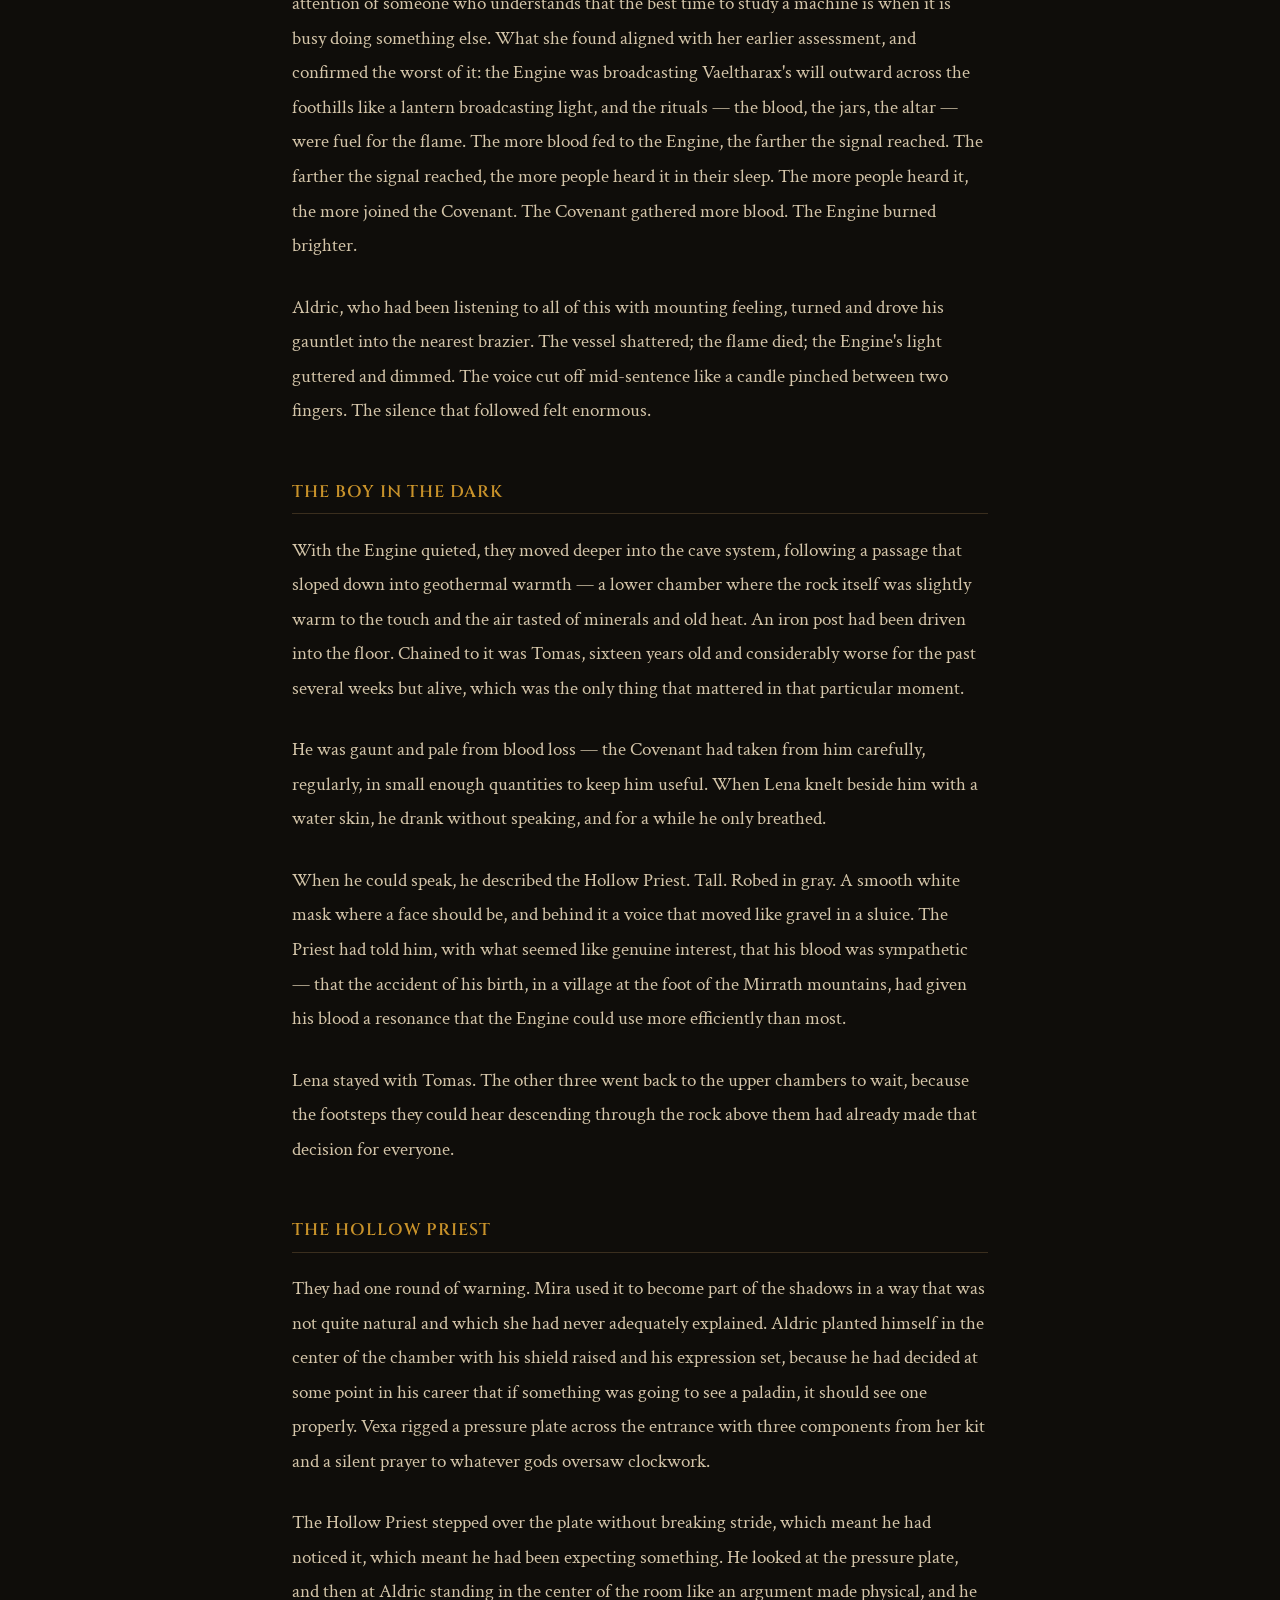
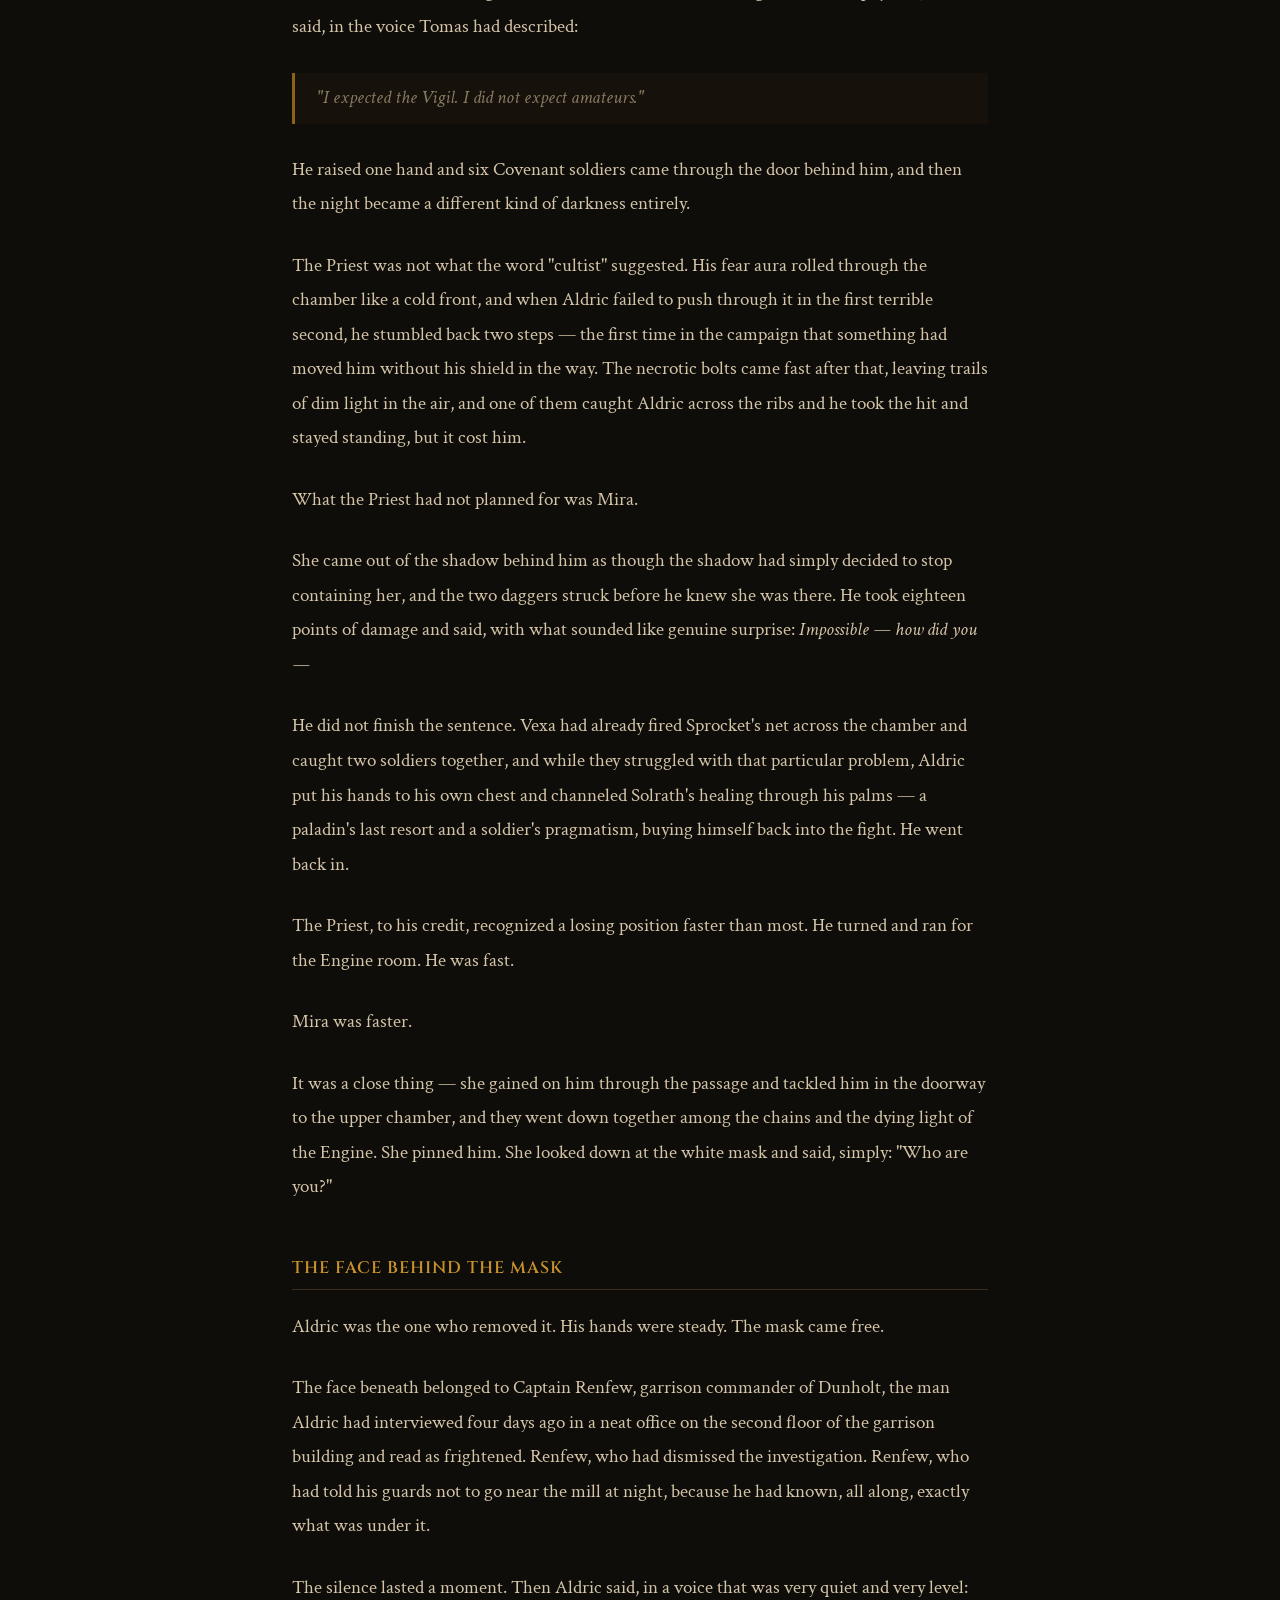
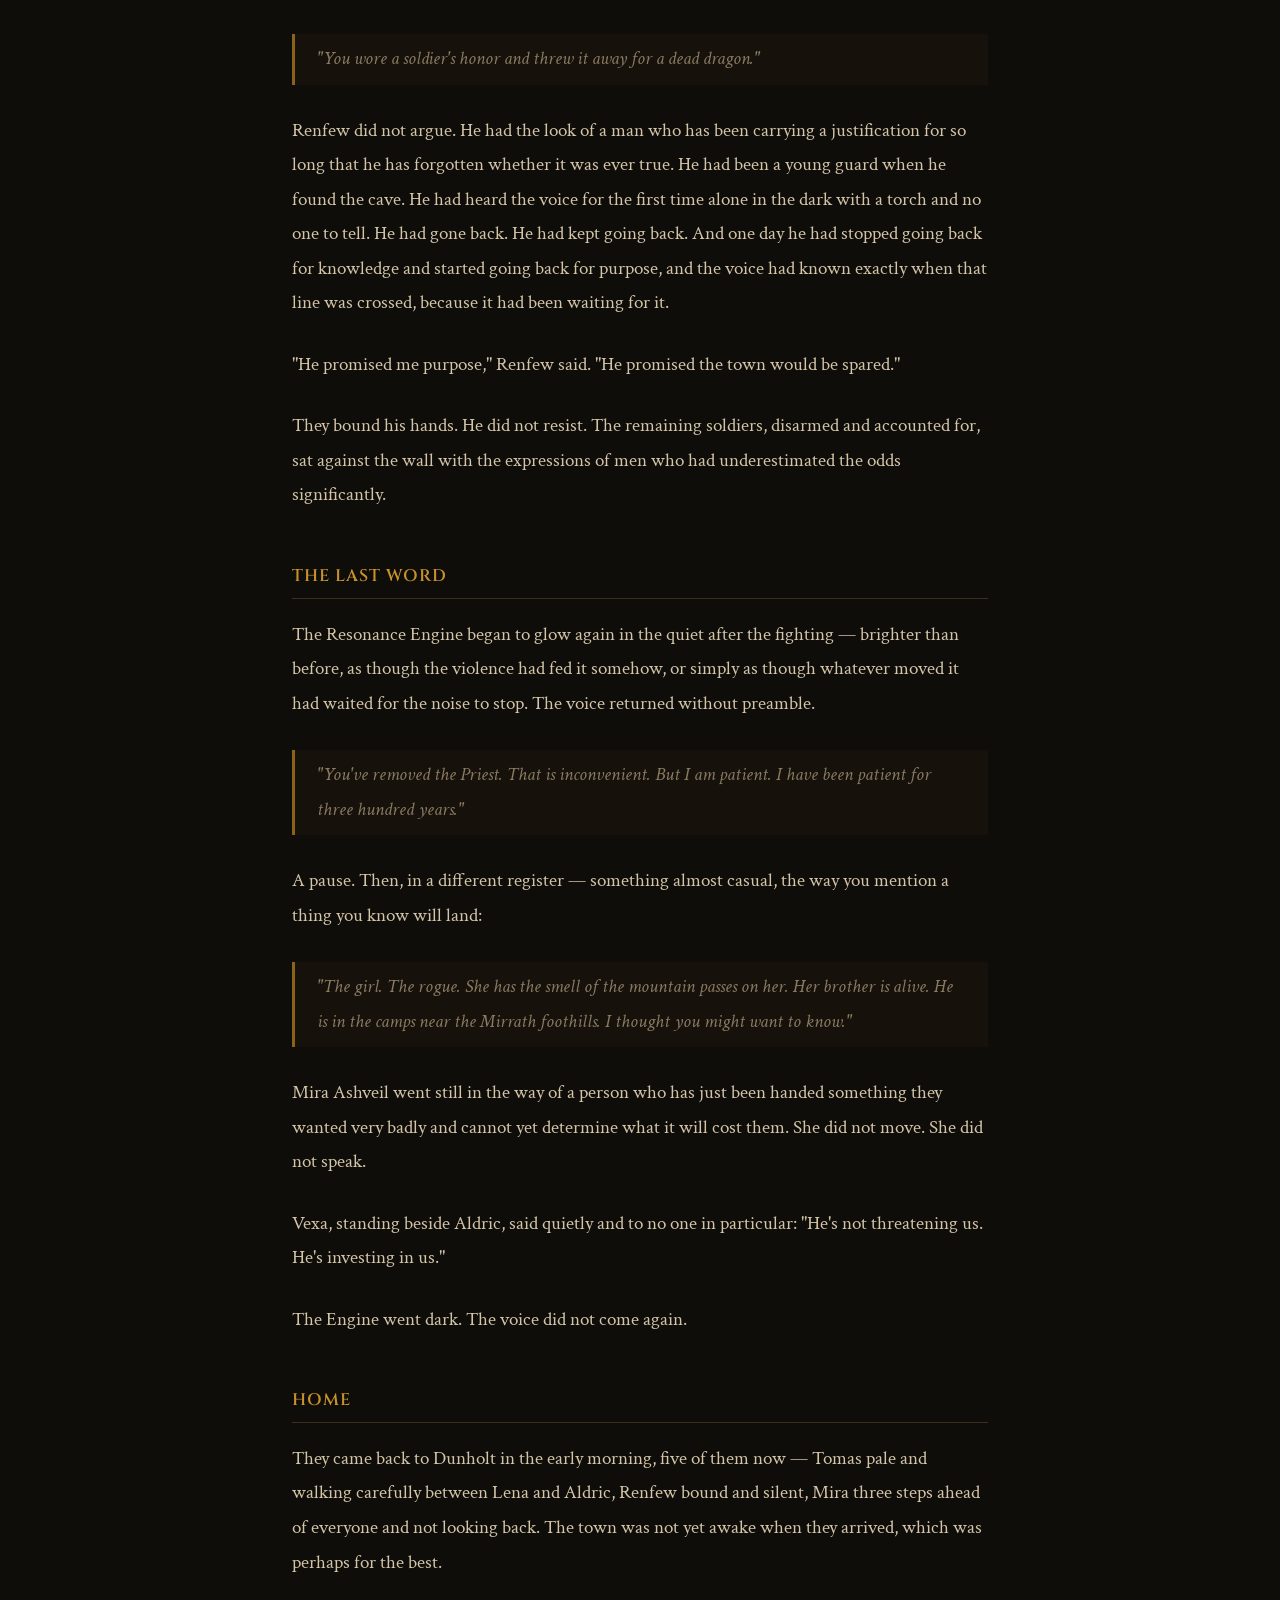
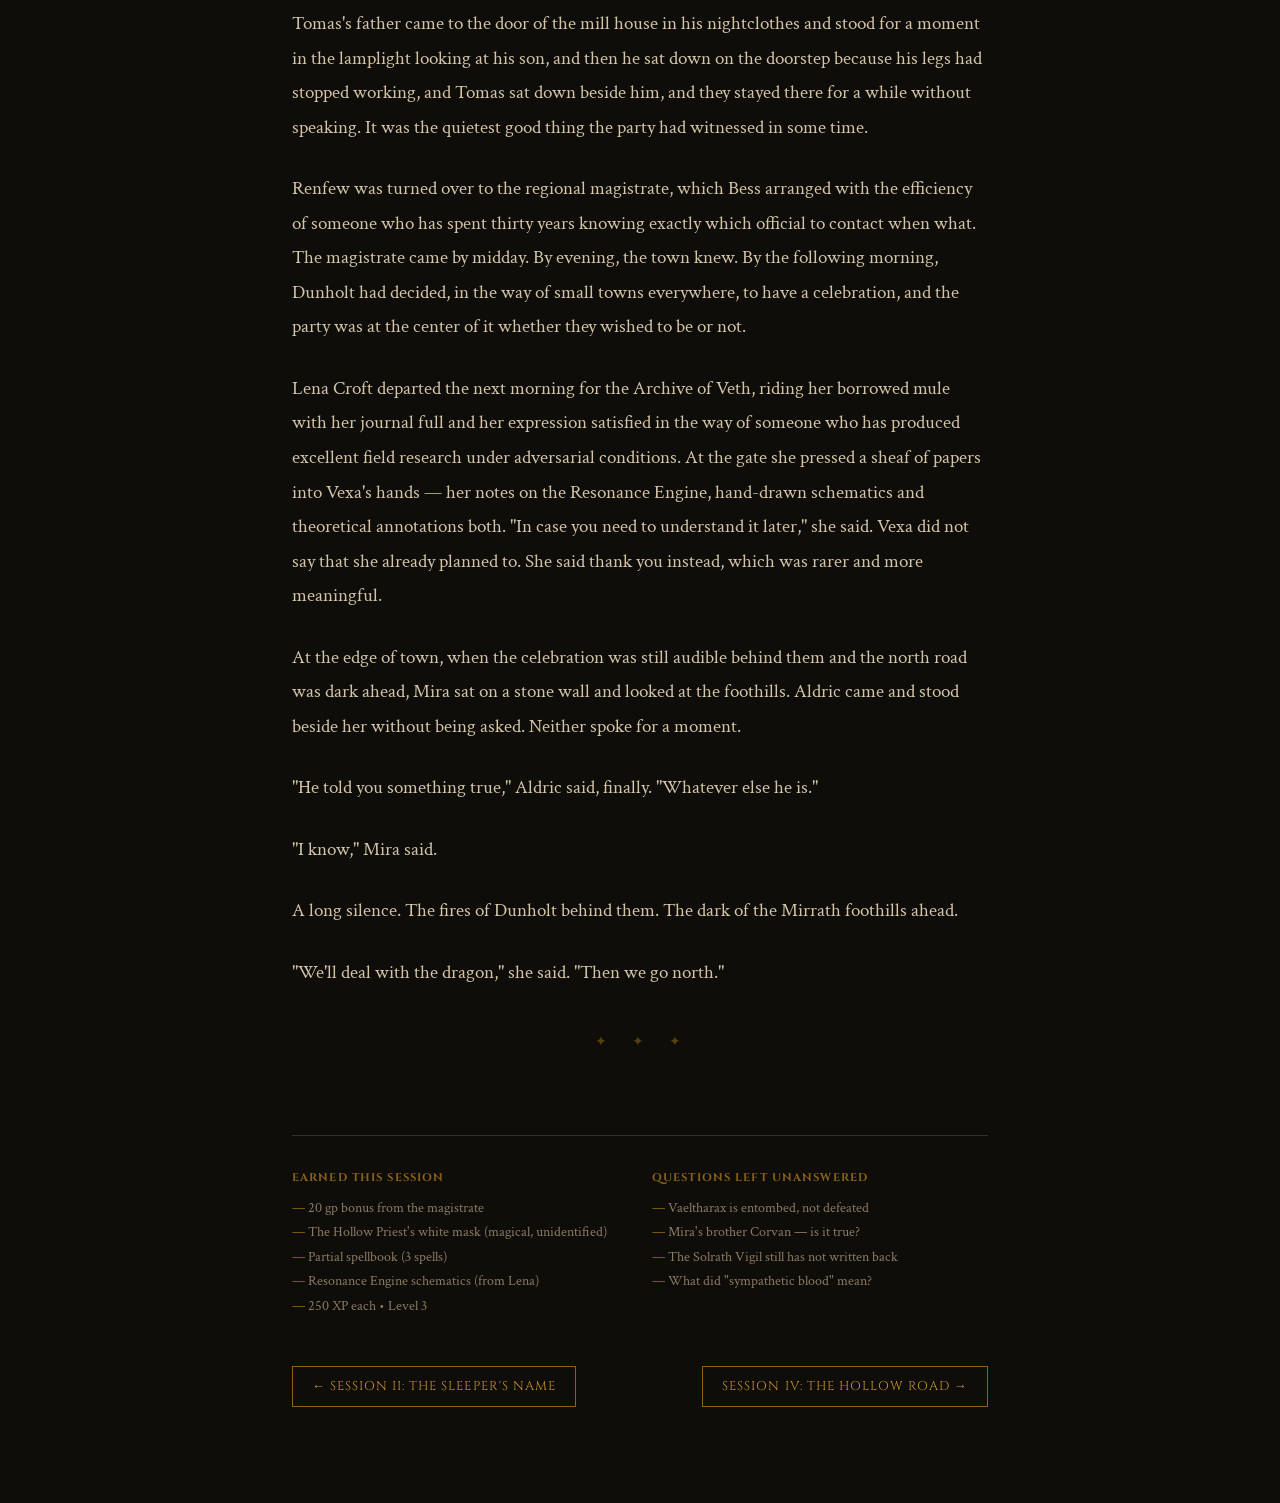
<file: session-3/index.html>
<!DOCTYPE html>
<html lang="en">
<head>
  <meta charset="UTF-8">
  <meta name="viewport" content="width=device-width, initial-scale=1.0">
  <title>Session 3 — Fire and Blood</title>
  <link rel="preconnect" href="https://fonts.googleapis.com">
  <link rel="preconnect" href="https://fonts.gstatic.com" crossorigin>
  <link href="https://fonts.googleapis.com/css2?family=Cinzel:wght@400;600&family=Crimson+Text:ital,wght@0,400;0,600;1,400&display=swap" rel="stylesheet">
  <link rel="stylesheet" href="../style.css">
</head>
<body>
<div class="page-wrap">

  <nav class="site-nav">
    <a href="../index.html">&#8592; All Sessions</a>
    <div class="session-links">
      <a href="../session-1/index.html">I</a>
      <a href="../session-2/index.html">II</a>
      <a href="../session-3/index.html">III</a>
      <a href="../session-4/index.html">IV</a>
    </div>
  </nav>

  <p class="session-meta">Session Three &bull; The Sleeper Beneath Mirrath</p>
  <h1>Fire and Blood</h1>
  <p class="session-date">Played 2026-03-01</p>

  <p>The Resonance Engine pulsed with light the color of embers, and the voice that had hung in the chamber like smoke began again — calmer now, almost conversational, as though whatever moved the air had reconsidered its opening gambit and decided on a different approach.</p>

  <blockquote>"You've destroyed my Covenant's work on the surface. Admirable. But you do not understand what you've stumbled into."</blockquote>

  <p>Aldric Sorn stepped forward. He had a gift for stepping forward that had served him well through a decade of soldiering and a subsequent career of standing between things and the people they wanted to harm, and he deployed it now without apparent concern for the fact that there was nothing in front of him to put his shield against. "Then explain it," he said. "Clearly."</p>

  <p>The voice, to its credit, obliged. It was not threatened. It was curious — the way something becomes curious when it has had three hundred years alone with its own thoughts and has finally been given something new to consider.</p>

  <h2>The Dragon's Account</h2>

  <p>Vaeltharax had not been slain at the Battle of Mirrath Pass. This was, the voice conveyed, a matter of historical record that the Order of Solrath had worked very hard to present otherwise. What had happened was this: he had been poisoned — a binding compound introduced into the mountain spring that fed the valley below, designed with exquisite care by the Order's artificers, and deployed in the last hour of the battle when his attention was elsewhere. He had fallen not in combat but in sleep, and had woken to find himself encased in stone.</p>

  <p>He had been awake ever since. Unable to move. Unable to speak, save through methods that required considerable preparation and considerable blood. Burning, he said — and the word carried something that was not quite grief and not quite fury and had been sitting beneath the surface of both for three centuries.</p>

  <blockquote>"The Covenant did not create me. They found me. They hear my dreams."</blockquote>

  <p>While the dragon spoke, Vexa Crankwheel moved quietly around the periphery of the chamber with her instruments, scanning the Resonance Engine with the methodical attention of someone who understands that the best time to study a machine is when it is busy doing something else. What she found aligned with her earlier assessment, and confirmed the worst of it: the Engine was broadcasting Vaeltharax's will outward across the foothills like a lantern broadcasting light, and the rituals — the blood, the jars, the altar — were fuel for the flame. The more blood fed to the Engine, the farther the signal reached. The farther the signal reached, the more people heard it in their sleep. The more people heard it, the more joined the Covenant. The Covenant gathered more blood. The Engine burned brighter.</p>

  <p>Aldric, who had been listening to all of this with mounting feeling, turned and drove his gauntlet into the nearest brazier. The vessel shattered; the flame died; the Engine's light guttered and dimmed. The voice cut off mid-sentence like a candle pinched between two fingers. The silence that followed felt enormous.</p>

  <h2>The Boy in the Dark</h2>

  <p>With the Engine quieted, they moved deeper into the cave system, following a passage that sloped down into geothermal warmth — a lower chamber where the rock itself was slightly warm to the touch and the air tasted of minerals and old heat. An iron post had been driven into the floor. Chained to it was Tomas, sixteen years old and considerably worse for the past several weeks but alive, which was the only thing that mattered in that particular moment.</p>

  <p>He was gaunt and pale from blood loss — the Covenant had taken from him carefully, regularly, in small enough quantities to keep him useful. When Lena knelt beside him with a water skin, he drank without speaking, and for a while he only breathed.</p>

  <p>When he could speak, he described the Hollow Priest. Tall. Robed in gray. A smooth white mask where a face should be, and behind it a voice that moved like gravel in a sluice. The Priest had told him, with what seemed like genuine interest, that his blood was sympathetic — that the accident of his birth, in a village at the foot of the Mirrath mountains, had given his blood a resonance that the Engine could use more efficiently than most.</p>

  <p>Lena stayed with Tomas. The other three went back to the upper chambers to wait, because the footsteps they could hear descending through the rock above them had already made that decision for everyone.</p>

  <h2>The Hollow Priest</h2>

  <p>They had one round of warning. Mira used it to become part of the shadows in a way that was not quite natural and which she had never adequately explained. Aldric planted himself in the center of the chamber with his shield raised and his expression set, because he had decided at some point in his career that if something was going to see a paladin, it should see one properly. Vexa rigged a pressure plate across the entrance with three components from her kit and a silent prayer to whatever gods oversaw clockwork.</p>

  <p>The Hollow Priest stepped over the plate without breaking stride, which meant he had noticed it, which meant he had been expecting something. He looked at the pressure plate, and then at Aldric standing in the center of the room like an argument made physical, and he said, in the voice Tomas had described:</p>

  <blockquote>"I expected the Vigil. I did not expect amateurs."</blockquote>

  <p>He raised one hand and six Covenant soldiers came through the door behind him, and then the night became a different kind of darkness entirely.</p>

  <p>The Priest was not what the word "cultist" suggested. His fear aura rolled through the chamber like a cold front, and when Aldric failed to push through it in the first terrible second, he stumbled back two steps — the first time in the campaign that something had moved him without his shield in the way. The necrotic bolts came fast after that, leaving trails of dim light in the air, and one of them caught Aldric across the ribs and he took the hit and stayed standing, but it cost him.</p>

  <p>What the Priest had not planned for was Mira.</p>

  <p>She came out of the shadow behind him as though the shadow had simply decided to stop containing her, and the two daggers struck before he knew she was there. He took eighteen points of damage and said, with what sounded like genuine surprise: <em>Impossible — how did you—</em></p>

  <p>He did not finish the sentence. Vexa had already fired Sprocket's net across the chamber and caught two soldiers together, and while they struggled with that particular problem, Aldric put his hands to his own chest and channeled Solrath's healing through his palms — a paladin's last resort and a soldier's pragmatism, buying himself back into the fight. He went back in.</p>

  <p>The Priest, to his credit, recognized a losing position faster than most. He turned and ran for the Engine room. He was fast.</p>

  <p>Mira was faster.</p>

  <p>It was a close thing — she gained on him through the passage and tackled him in the doorway to the upper chamber, and they went down together among the chains and the dying light of the Engine. She pinned him. She looked down at the white mask and said, simply: "Who are you?"</p>

  <h2>The Face Behind the Mask</h2>

  <p>Aldric was the one who removed it. His hands were steady. The mask came free.</p>

  <p>The face beneath belonged to Captain Renfew, garrison commander of Dunholt, the man Aldric had interviewed four days ago in a neat office on the second floor of the garrison building and read as frightened. Renfew, who had dismissed the investigation. Renfew, who had told his guards not to go near the mill at night, because he had known, all along, exactly what was under it.</p>

  <p>The silence lasted a moment. Then Aldric said, in a voice that was very quiet and very level:</p>

  <blockquote>"You wore a soldier's honor and threw it away for a dead dragon."</blockquote>

  <p>Renfew did not argue. He had the look of a man who has been carrying a justification for so long that he has forgotten whether it was ever true. He had been a young guard when he found the cave. He had heard the voice for the first time alone in the dark with a torch and no one to tell. He had gone back. He had kept going back. And one day he had stopped going back for knowledge and started going back for purpose, and the voice had known exactly when that line was crossed, because it had been waiting for it.</p>

  <p>"He promised me purpose," Renfew said. "He promised the town would be spared."</p>

  <p>They bound his hands. He did not resist. The remaining soldiers, disarmed and accounted for, sat against the wall with the expressions of men who had underestimated the odds significantly.</p>

  <h2>The Last Word</h2>

  <p>The Resonance Engine began to glow again in the quiet after the fighting — brighter than before, as though the violence had fed it somehow, or simply as though whatever moved it had waited for the noise to stop. The voice returned without preamble.</p>

  <blockquote>"You've removed the Priest. That is inconvenient. But I am patient. I have been patient for three hundred years."</blockquote>

  <p>A pause. Then, in a different register — something almost casual, the way you mention a thing you know will land:</p>

  <blockquote>"The girl. The rogue. She has the smell of the mountain passes on her. Her brother is alive. He is in the camps near the Mirrath foothills. I thought you might want to know."</blockquote>

  <p>Mira Ashveil went still in the way of a person who has just been handed something they wanted very badly and cannot yet determine what it will cost them. She did not move. She did not speak.</p>

  <p>Vexa, standing beside Aldric, said quietly and to no one in particular: "He's not threatening us. He's investing in us."</p>

  <p>The Engine went dark. The voice did not come again.</p>

  <h2>Home</h2>

  <p>They came back to Dunholt in the early morning, five of them now — Tomas pale and walking carefully between Lena and Aldric, Renfew bound and silent, Mira three steps ahead of everyone and not looking back. The town was not yet awake when they arrived, which was perhaps for the best.</p>

  <p>Tomas's father came to the door of the mill house in his nightclothes and stood for a moment in the lamplight looking at his son, and then he sat down on the doorstep because his legs had stopped working, and Tomas sat down beside him, and they stayed there for a while without speaking. It was the quietest good thing the party had witnessed in some time.</p>

  <p>Renfew was turned over to the regional magistrate, which Bess arranged with the efficiency of someone who has spent thirty years knowing exactly which official to contact when what. The magistrate came by midday. By evening, the town knew. By the following morning, Dunholt had decided, in the way of small towns everywhere, to have a celebration, and the party was at the center of it whether they wished to be or not.</p>

  <p>Lena Croft departed the next morning for the Archive of Veth, riding her borrowed mule with her journal full and her expression satisfied in the way of someone who has produced excellent field research under adversarial conditions. At the gate she pressed a sheaf of papers into Vexa's hands — her notes on the Resonance Engine, hand-drawn schematics and theoretical annotations both. "In case you need to understand it later," she said. Vexa did not say that she already planned to. She said thank you instead, which was rarer and more meaningful.</p>

  <p>At the edge of town, when the celebration was still audible behind them and the north road was dark ahead, Mira sat on a stone wall and looked at the foothills. Aldric came and stood beside her without being asked. Neither spoke for a moment.</p>

  <p>"He told you something true," Aldric said, finally. "Whatever else he is."</p>

  <p>"I know," Mira said.</p>

  <p>A long silence. The fires of Dunholt behind them. The dark of the Mirrath foothills ahead.</p>

  <p>"We'll deal with the dragon," she said. "Then we go north."</p>

  <div class="divider">&#10022; &nbsp; &#10022; &nbsp; &#10022;</div>

  <div class="session-footer">
    <div>
      <h3>Earned This Session</h3>
      <ul>
        <li>20 gp bonus from the magistrate</li>
        <li>The Hollow Priest's white mask (magical, unidentified)</li>
        <li>Partial spellbook (3 spells)</li>
        <li>Resonance Engine schematics (from Lena)</li>
        <li>250 XP each &bull; Level 3</li>
      </ul>
    </div>
    <div>
      <h3>Questions Left Unanswered</h3>
      <ul>
        <li>Vaeltharax is entombed, not defeated</li>
        <li>Mira's brother Corvan — is it true?</li>
        <li>The Solrath Vigil still has not written back</li>
        <li>What did "sympathetic blood" mean?</li>
      </ul>
    </div>
  </div>

  <div class="session-pagination">
    <a href="../session-2/index.html">&#8592; Session II: The Sleeper's Name</a>
    <a href="../session-4/index.html">Session IV: The Hollow Road &#8594;</a>
  </div>

</div>
</body>
</html>
</file>
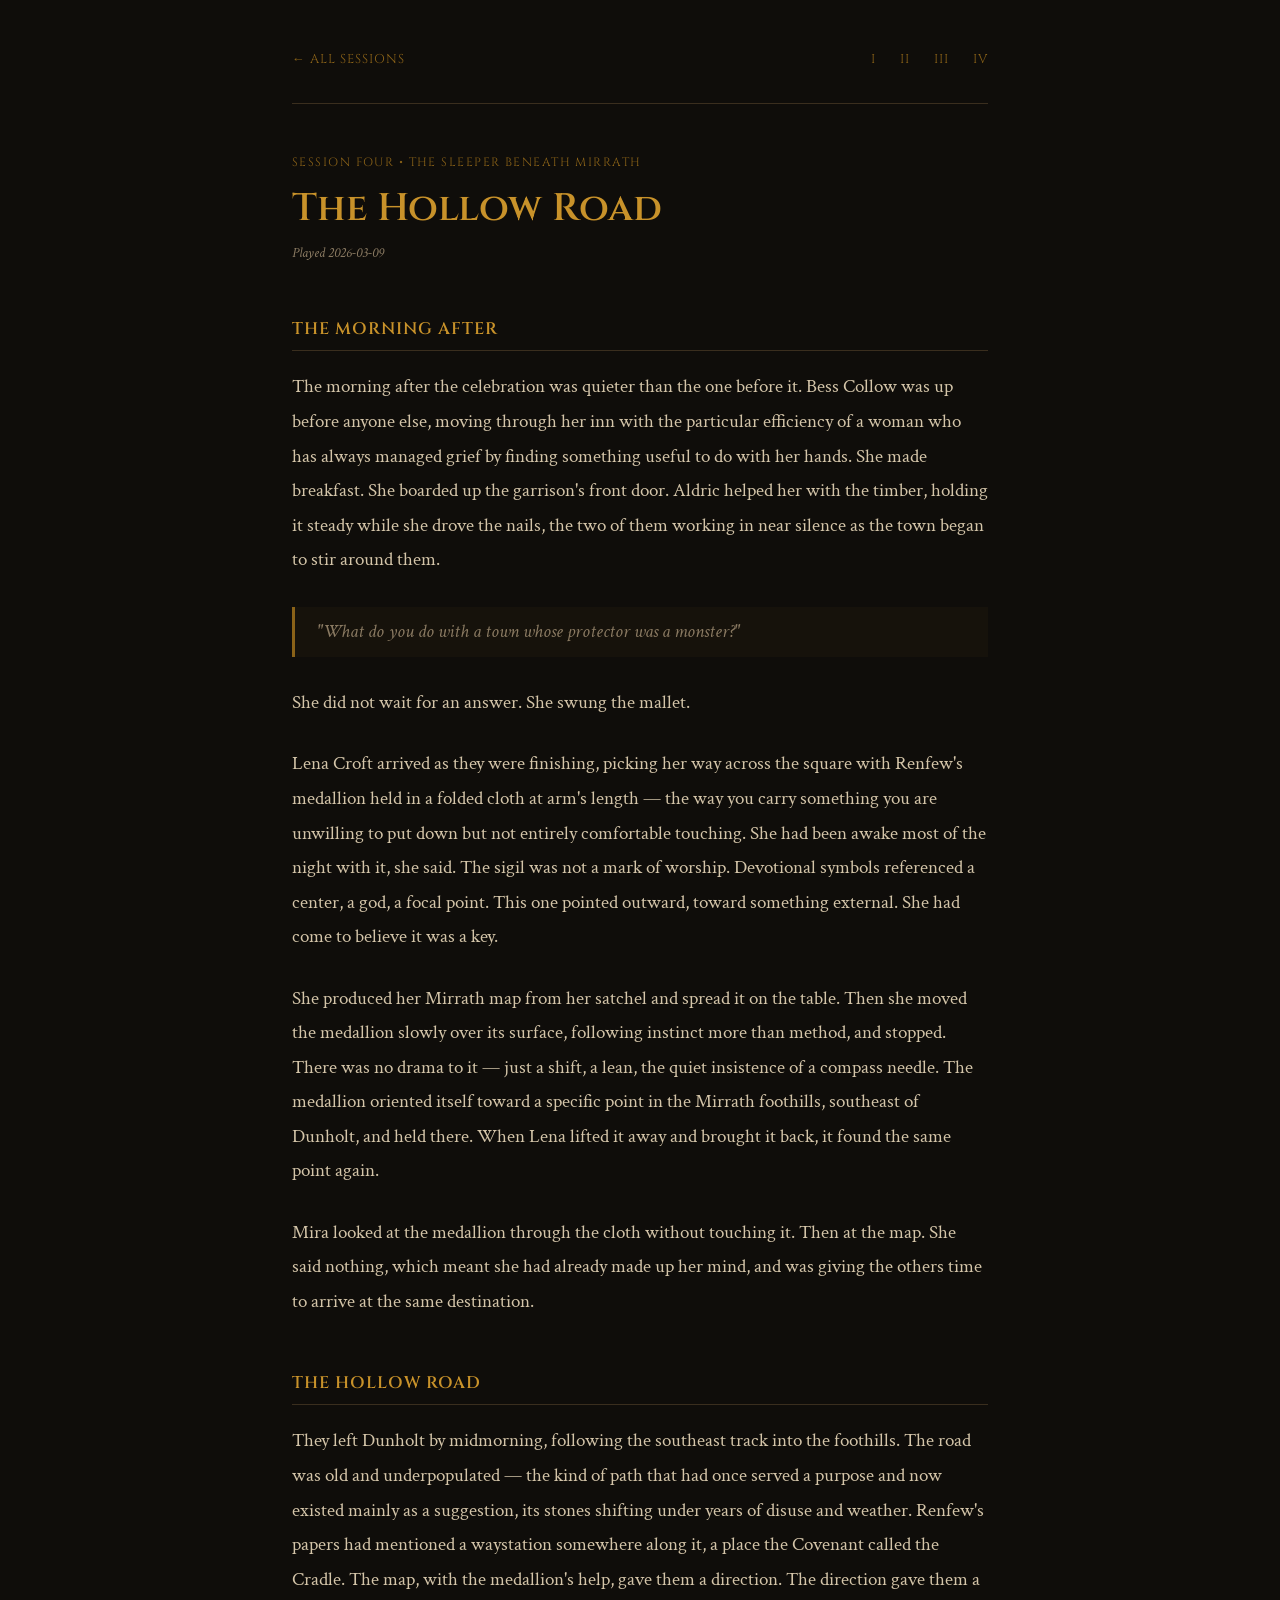
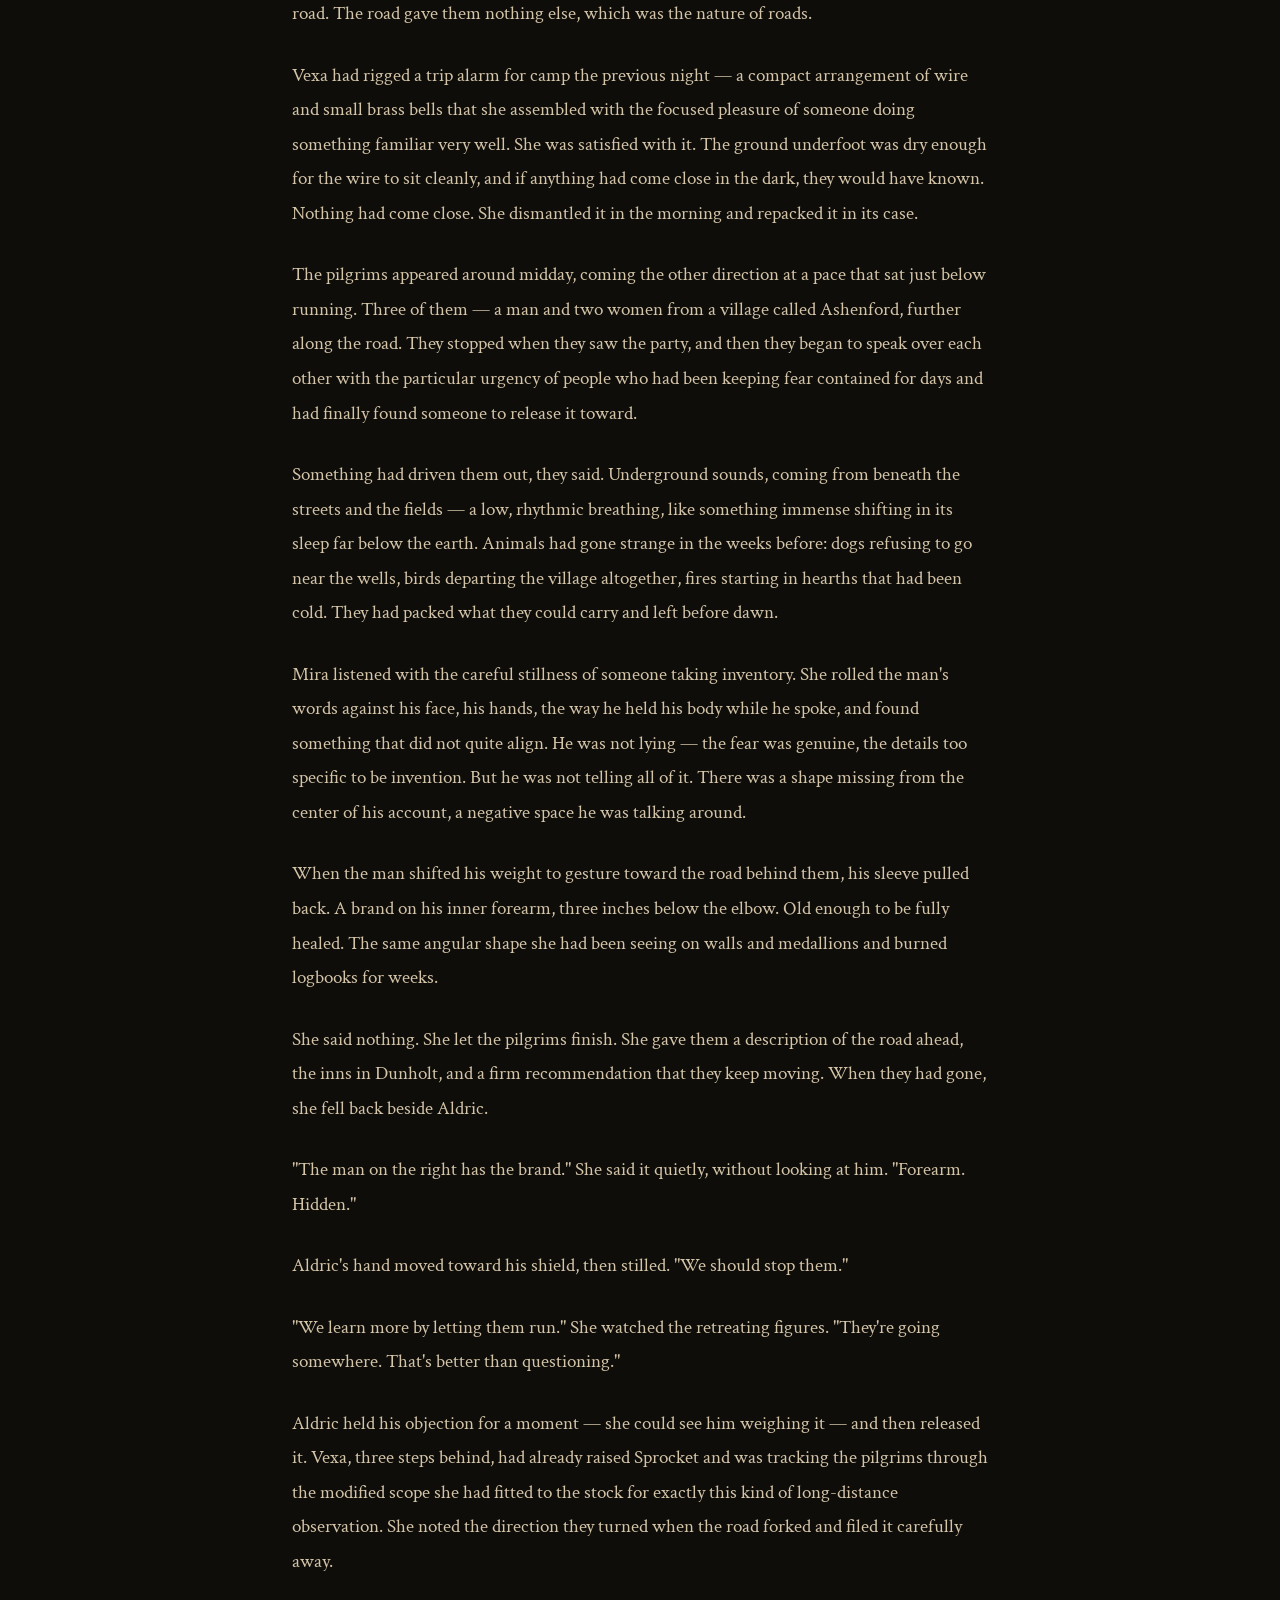
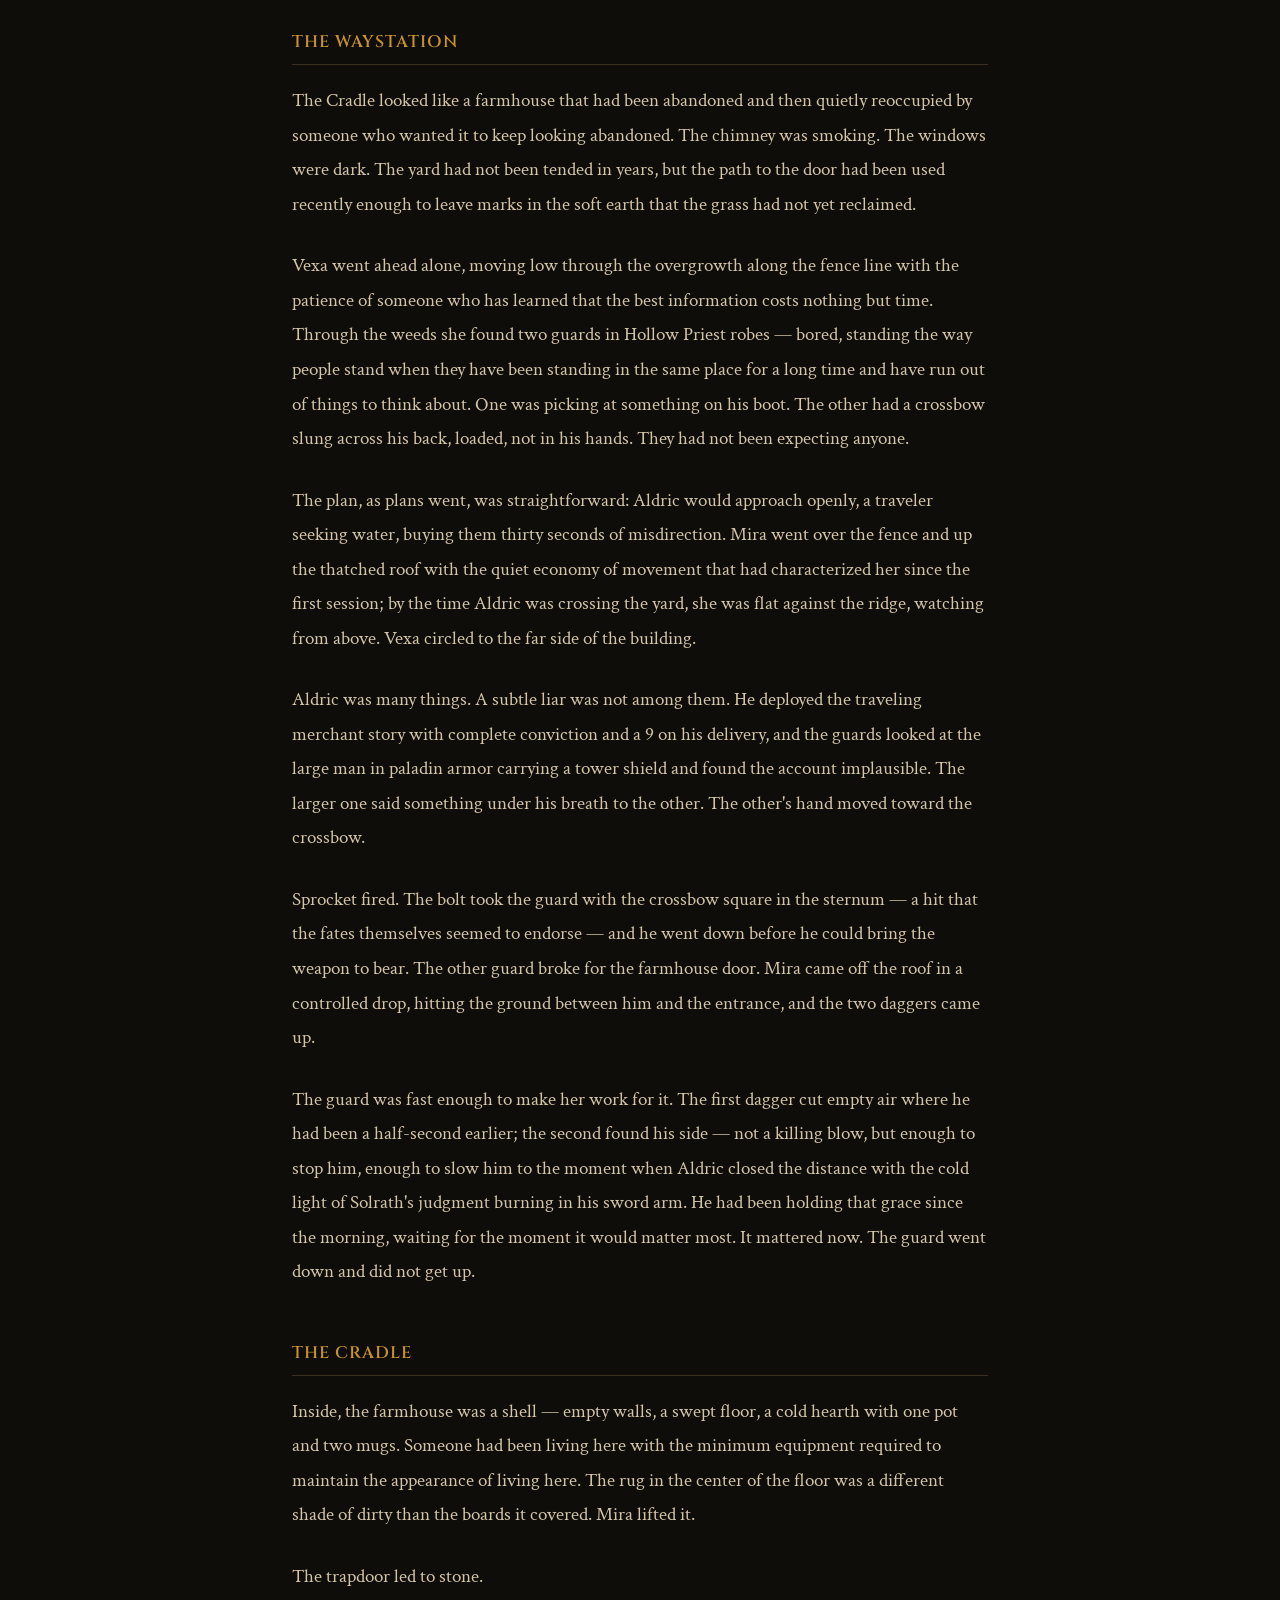
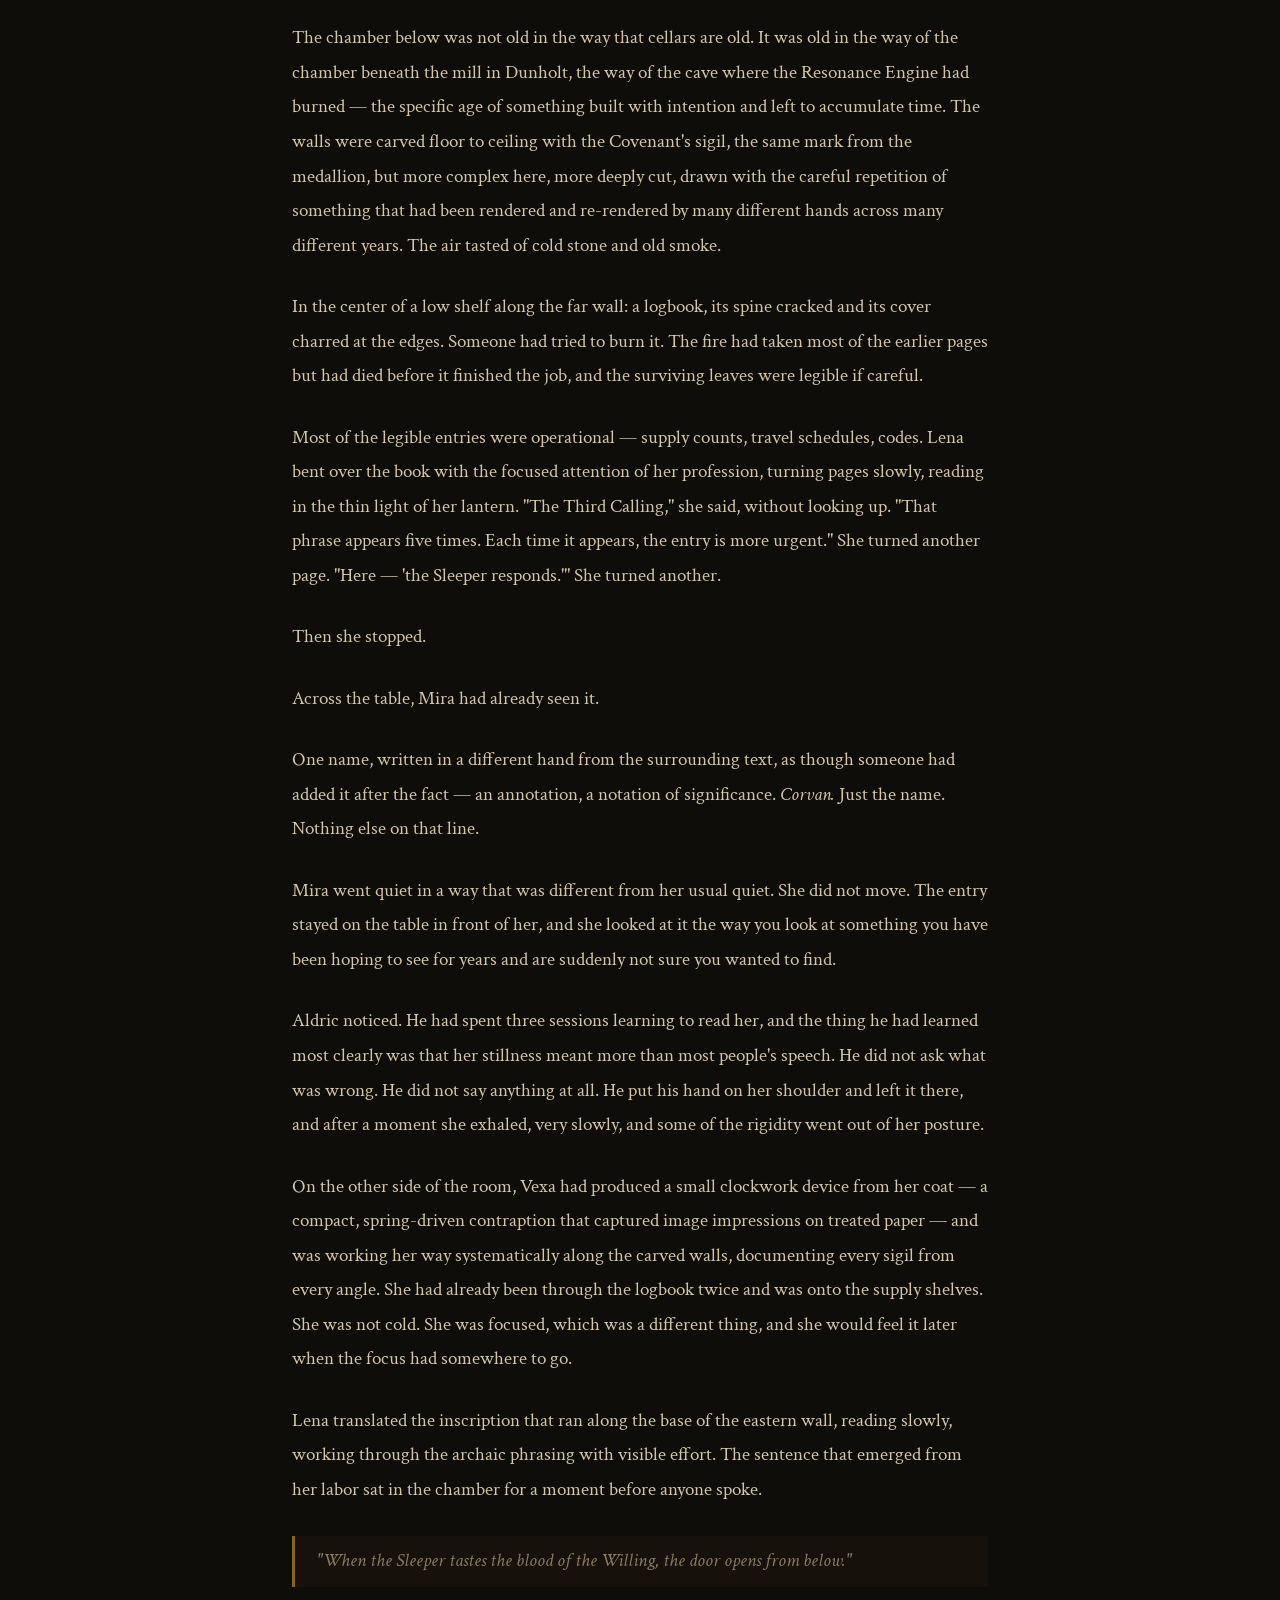
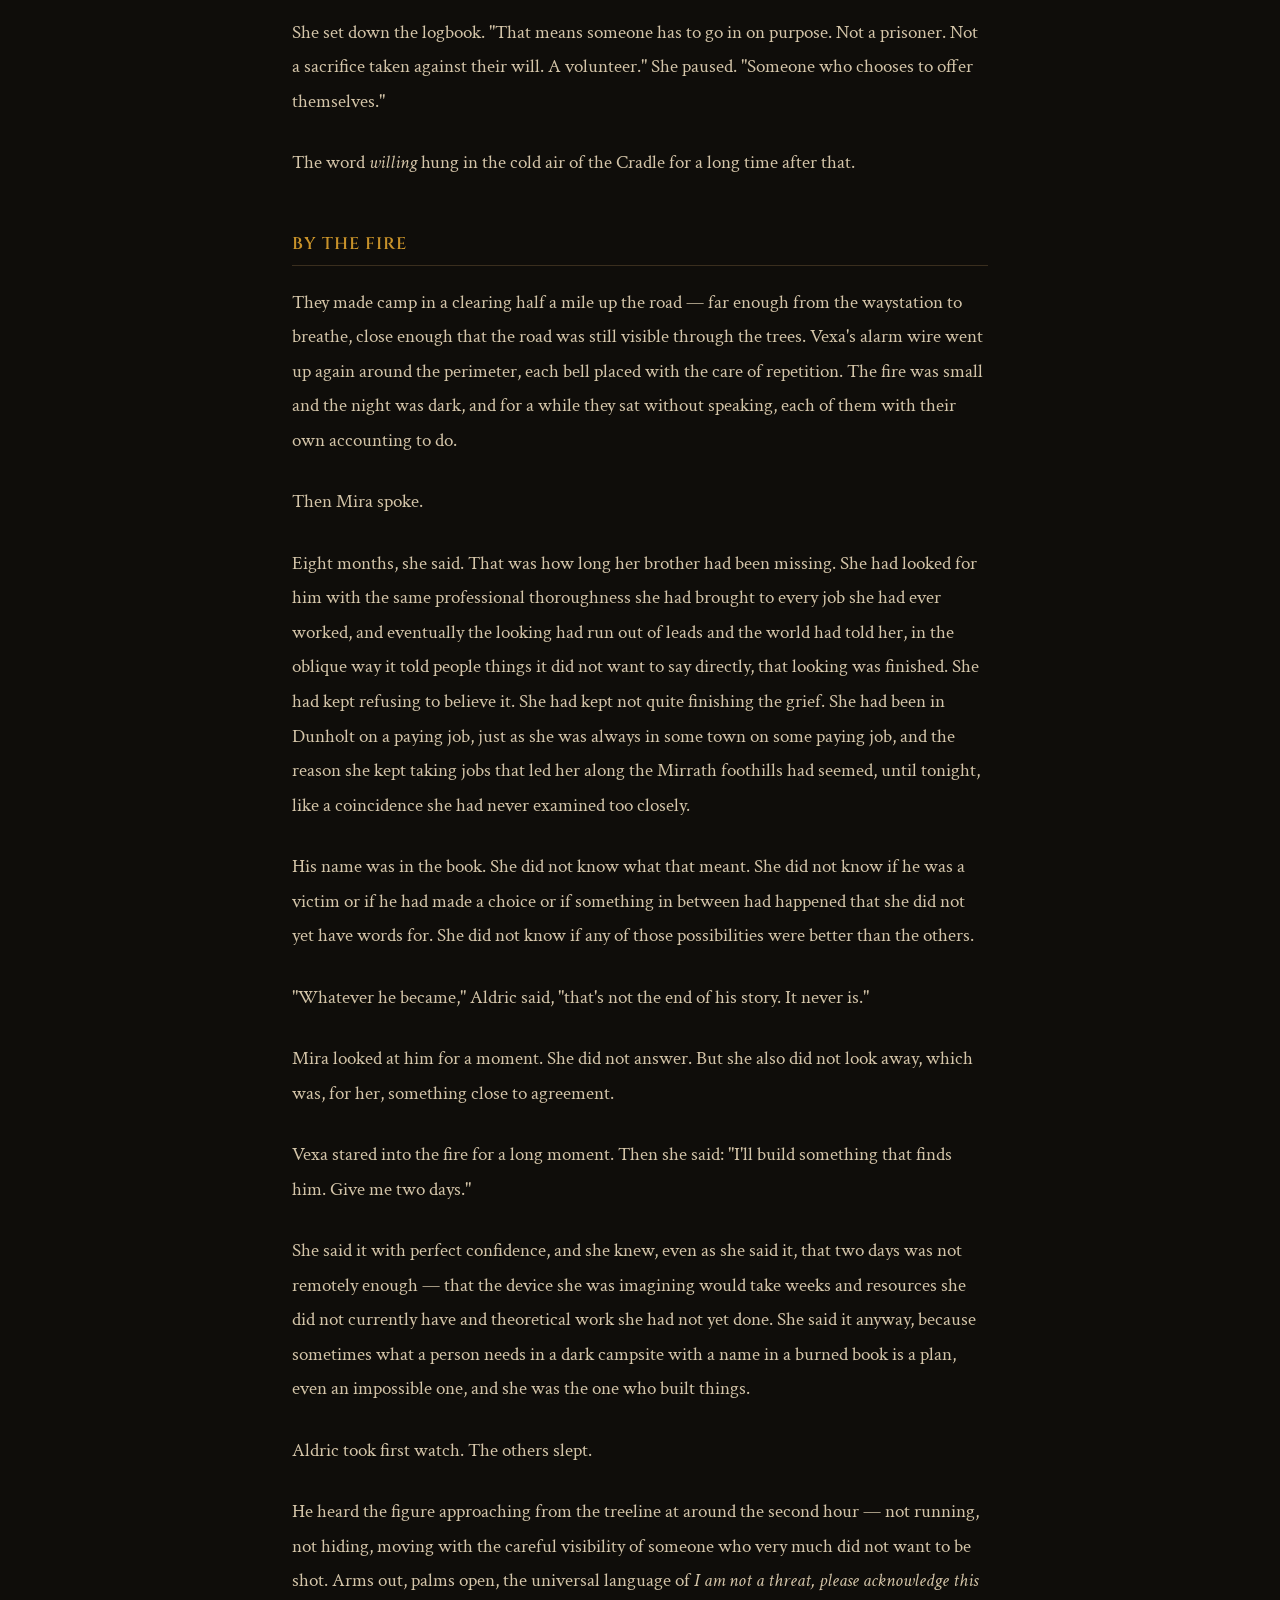
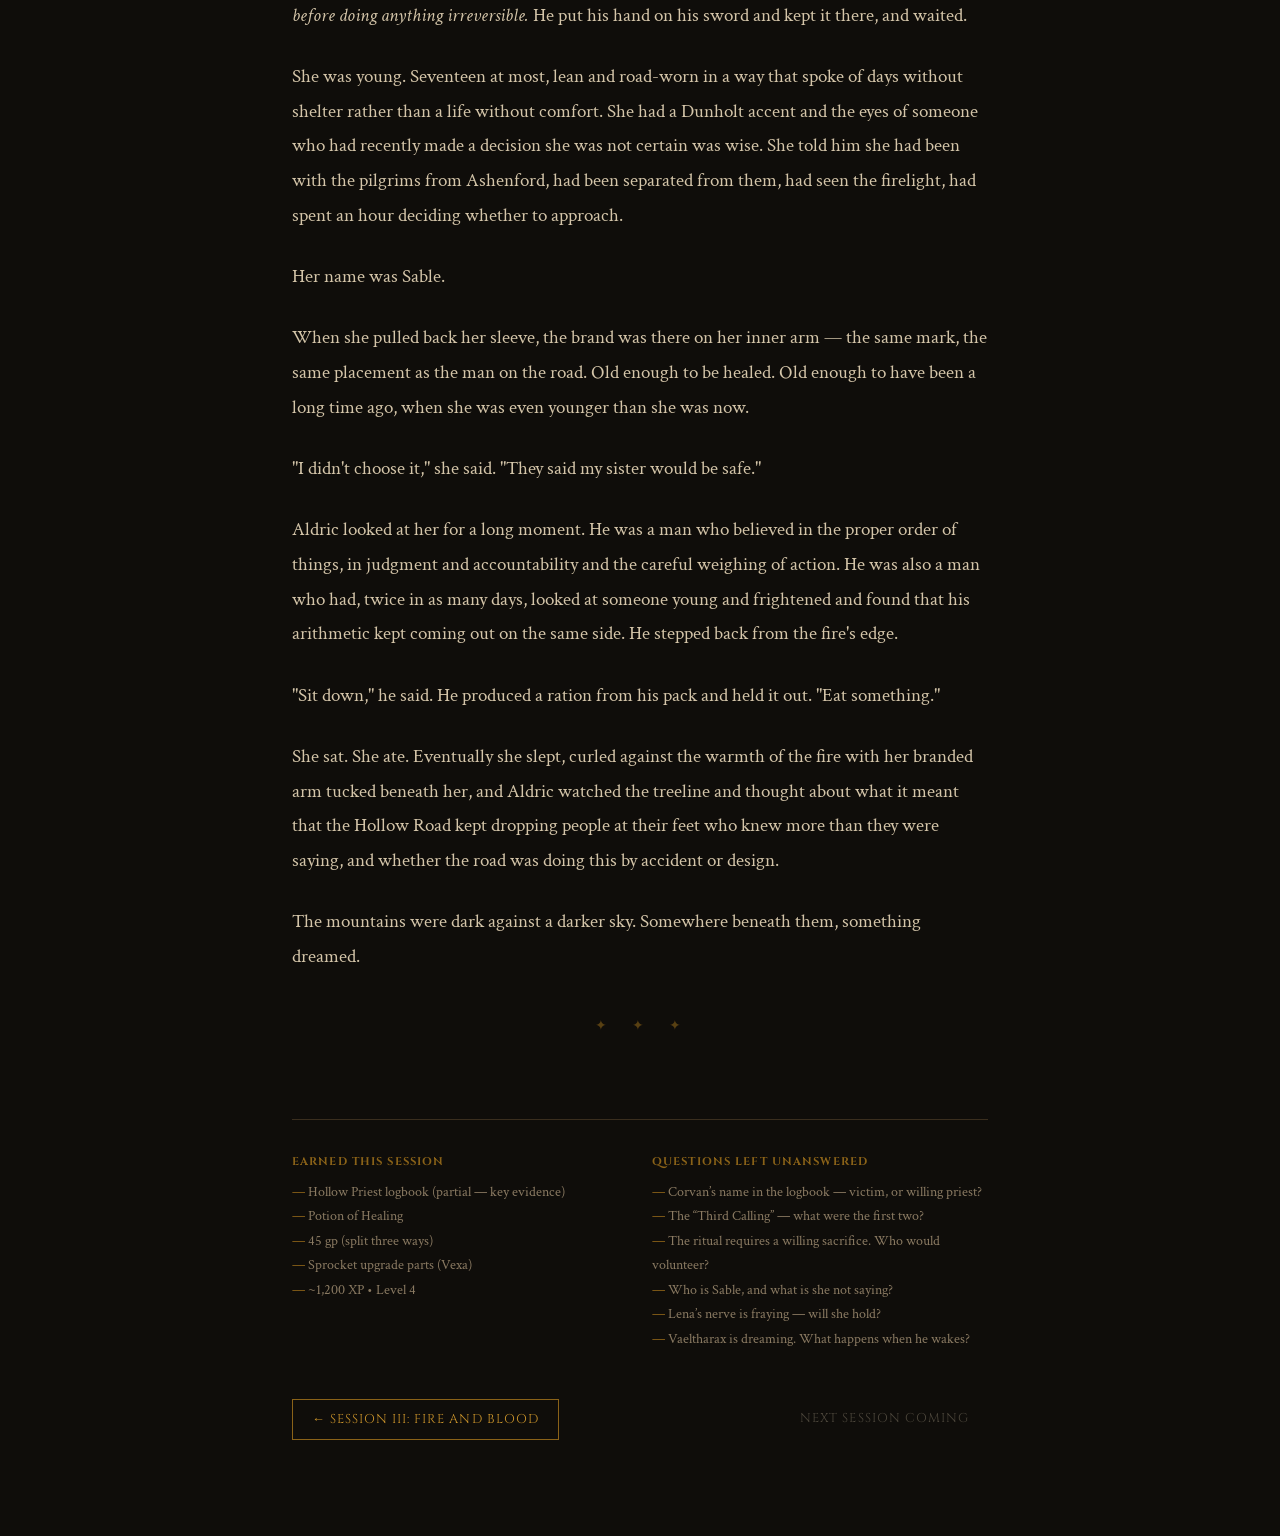
<file: session-4/index.html>
<!DOCTYPE html>
<html lang="en">
<head>
  <meta charset="UTF-8">
  <meta name="viewport" content="width=device-width, initial-scale=1.0">
  <title>Session 4 — The Hollow Road</title>
  <link rel="preconnect" href="https://fonts.googleapis.com">
  <link rel="preconnect" href="https://fonts.gstatic.com" crossorigin>
  <link href="https://fonts.googleapis.com/css2?family=Cinzel:wght@400;600&family=Crimson+Text:ital,wght@0,400;0,600;1,400&display=swap" rel="stylesheet">
  <link rel="stylesheet" href="../style.css">
</head>
<body>
<div class="page-wrap">

  <nav class="site-nav">
    <a href="../index.html">&#8592; All Sessions</a>
    <div class="session-links">
      <a href="../session-1/index.html">I</a>
      <a href="../session-2/index.html">II</a>
      <a href="../session-3/index.html">III</a>
      <a href="../session-4/index.html">IV</a>
    </div>
  </nav>

  <p class="session-meta">Session Four &bull; The Sleeper Beneath Mirrath</p>
  <h1>The Hollow Road</h1>
  <p class="session-date">Played 2026-03-09</p>

  <h2>The Morning After</h2>

  <p>The morning after the celebration was quieter than the one before it. Bess Collow was up before anyone else, moving through her inn with the particular efficiency of a woman who has always managed grief by finding something useful to do with her hands. She made breakfast. She boarded up the garrison's front door. Aldric helped her with the timber, holding it steady while she drove the nails, the two of them working in near silence as the town began to stir around them.</p>

  <blockquote>"What do you do with a town whose protector was a monster?"</blockquote>

  <p>She did not wait for an answer. She swung the mallet.</p>

  <p>Lena Croft arrived as they were finishing, picking her way across the square with Renfew's medallion held in a folded cloth at arm's length — the way you carry something you are unwilling to put down but not entirely comfortable touching. She had been awake most of the night with it, she said. The sigil was not a mark of worship. Devotional symbols referenced a center, a god, a focal point. This one pointed outward, toward something external. She had come to believe it was a key.</p>

  <p>She produced her Mirrath map from her satchel and spread it on the table. Then she moved the medallion slowly over its surface, following instinct more than method, and stopped. There was no drama to it — just a shift, a lean, the quiet insistence of a compass needle. The medallion oriented itself toward a specific point in the Mirrath foothills, southeast of Dunholt, and held there. When Lena lifted it away and brought it back, it found the same point again.</p>

  <p>Mira looked at the medallion through the cloth without touching it. Then at the map. She said nothing, which meant she had already made up her mind, and was giving the others time to arrive at the same destination.</p>

  <h2>The Hollow Road</h2>

  <p>They left Dunholt by midmorning, following the southeast track into the foothills. The road was old and underpopulated — the kind of path that had once served a purpose and now existed mainly as a suggestion, its stones shifting under years of disuse and weather. Renfew's papers had mentioned a waystation somewhere along it, a place the Covenant called the Cradle. The map, with the medallion's help, gave them a direction. The direction gave them a road. The road gave them nothing else, which was the nature of roads.</p>

  <p>Vexa had rigged a trip alarm for camp the previous night — a compact arrangement of wire and small brass bells that she assembled with the focused pleasure of someone doing something familiar very well. She was satisfied with it. The ground underfoot was dry enough for the wire to sit cleanly, and if anything had come close in the dark, they would have known. Nothing had come close. She dismantled it in the morning and repacked it in its case.</p>

  <p>The pilgrims appeared around midday, coming the other direction at a pace that sat just below running. Three of them — a man and two women from a village called Ashenford, further along the road. They stopped when they saw the party, and then they began to speak over each other with the particular urgency of people who had been keeping fear contained for days and had finally found someone to release it toward.</p>

  <p>Something had driven them out, they said. Underground sounds, coming from beneath the streets and the fields — a low, rhythmic breathing, like something immense shifting in its sleep far below the earth. Animals had gone strange in the weeks before: dogs refusing to go near the wells, birds departing the village altogether, fires starting in hearths that had been cold. They had packed what they could carry and left before dawn.</p>

  <p>Mira listened with the careful stillness of someone taking inventory. She rolled the man's words against his face, his hands, the way he held his body while he spoke, and found something that did not quite align. He was not lying — the fear was genuine, the details too specific to be invention. But he was not telling all of it. There was a shape missing from the center of his account, a negative space he was talking around.</p>

  <p>When the man shifted his weight to gesture toward the road behind them, his sleeve pulled back. A brand on his inner forearm, three inches below the elbow. Old enough to be fully healed. The same angular shape she had been seeing on walls and medallions and burned logbooks for weeks.</p>

  <p>She said nothing. She let the pilgrims finish. She gave them a description of the road ahead, the inns in Dunholt, and a firm recommendation that they keep moving. When they had gone, she fell back beside Aldric.</p>

  <p>"The man on the right has the brand." She said it quietly, without looking at him. "Forearm. Hidden."</p>

  <p>Aldric's hand moved toward his shield, then stilled. "We should stop them."</p>

  <p>"We learn more by letting them run." She watched the retreating figures. "They're going somewhere. That's better than questioning."</p>

  <p>Aldric held his objection for a moment — she could see him weighing it — and then released it. Vexa, three steps behind, had already raised Sprocket and was tracking the pilgrims through the modified scope she had fitted to the stock for exactly this kind of long-distance observation. She noted the direction they turned when the road forked and filed it carefully away.</p>

  <h2>The Waystation</h2>

  <p>The Cradle looked like a farmhouse that had been abandoned and then quietly reoccupied by someone who wanted it to keep looking abandoned. The chimney was smoking. The windows were dark. The yard had not been tended in years, but the path to the door had been used recently enough to leave marks in the soft earth that the grass had not yet reclaimed.</p>

  <p>Vexa went ahead alone, moving low through the overgrowth along the fence line with the patience of someone who has learned that the best information costs nothing but time. Through the weeds she found two guards in Hollow Priest robes — bored, standing the way people stand when they have been standing in the same place for a long time and have run out of things to think about. One was picking at something on his boot. The other had a crossbow slung across his back, loaded, not in his hands. They had not been expecting anyone.</p>

  <p>The plan, as plans went, was straightforward: Aldric would approach openly, a traveler seeking water, buying them thirty seconds of misdirection. Mira went over the fence and up the thatched roof with the quiet economy of movement that had characterized her since the first session; by the time Aldric was crossing the yard, she was flat against the ridge, watching from above. Vexa circled to the far side of the building.</p>

  <p>Aldric was many things. A subtle liar was not among them. He deployed the traveling merchant story with complete conviction and a 9 on his delivery, and the guards looked at the large man in paladin armor carrying a tower shield and found the account implausible. The larger one said something under his breath to the other. The other's hand moved toward the crossbow.</p>

  <p>Sprocket fired. The bolt took the guard with the crossbow square in the sternum — a hit that the fates themselves seemed to endorse — and he went down before he could bring the weapon to bear. The other guard broke for the farmhouse door. Mira came off the roof in a controlled drop, hitting the ground between him and the entrance, and the two daggers came up.</p>

  <p>The guard was fast enough to make her work for it. The first dagger cut empty air where he had been a half-second earlier; the second found his side — not a killing blow, but enough to stop him, enough to slow him to the moment when Aldric closed the distance with the cold light of Solrath's judgment burning in his sword arm. He had been holding that grace since the morning, waiting for the moment it would matter most. It mattered now. The guard went down and did not get up.</p>

  <h2>The Cradle</h2>

  <p>Inside, the farmhouse was a shell — empty walls, a swept floor, a cold hearth with one pot and two mugs. Someone had been living here with the minimum equipment required to maintain the appearance of living here. The rug in the center of the floor was a different shade of dirty than the boards it covered. Mira lifted it.</p>

  <p>The trapdoor led to stone.</p>

  <p>The chamber below was not old in the way that cellars are old. It was old in the way of the chamber beneath the mill in Dunholt, the way of the cave where the Resonance Engine had burned — the specific age of something built with intention and left to accumulate time. The walls were carved floor to ceiling with the Covenant's sigil, the same mark from the medallion, but more complex here, more deeply cut, drawn with the careful repetition of something that had been rendered and re-rendered by many different hands across many different years. The air tasted of cold stone and old smoke.</p>

  <p>In the center of a low shelf along the far wall: a logbook, its spine cracked and its cover charred at the edges. Someone had tried to burn it. The fire had taken most of the earlier pages but had died before it finished the job, and the surviving leaves were legible if careful.</p>

  <p>Most of the legible entries were operational — supply counts, travel schedules, codes. Lena bent over the book with the focused attention of her profession, turning pages slowly, reading in the thin light of her lantern. "The Third Calling," she said, without looking up. "That phrase appears five times. Each time it appears, the entry is more urgent." She turned another page. "Here — 'the Sleeper responds.'" She turned another.</p>

  <p>Then she stopped.</p>

  <p>Across the table, Mira had already seen it.</p>

  <p>One name, written in a different hand from the surrounding text, as though someone had added it after the fact — an annotation, a notation of significance. <em>Corvan.</em> Just the name. Nothing else on that line.</p>

  <p>Mira went quiet in a way that was different from her usual quiet. She did not move. The entry stayed on the table in front of her, and she looked at it the way you look at something you have been hoping to see for years and are suddenly not sure you wanted to find.</p>

  <p>Aldric noticed. He had spent three sessions learning to read her, and the thing he had learned most clearly was that her stillness meant more than most people's speech. He did not ask what was wrong. He did not say anything at all. He put his hand on her shoulder and left it there, and after a moment she exhaled, very slowly, and some of the rigidity went out of her posture.</p>

  <p>On the other side of the room, Vexa had produced a small clockwork device from her coat — a compact, spring-driven contraption that captured image impressions on treated paper — and was working her way systematically along the carved walls, documenting every sigil from every angle. She had already been through the logbook twice and was onto the supply shelves. She was not cold. She was focused, which was a different thing, and she would feel it later when the focus had somewhere to go.</p>

  <p>Lena translated the inscription that ran along the base of the eastern wall, reading slowly, working through the archaic phrasing with visible effort. The sentence that emerged from her labor sat in the chamber for a moment before anyone spoke.</p>

  <blockquote>"When the Sleeper tastes the blood of the Willing, the door opens from below."</blockquote>

  <p>She set down the logbook. "That means someone has to go in on purpose. Not a prisoner. Not a sacrifice taken against their will. A volunteer." She paused. "Someone who chooses to offer themselves."</p>

  <p>The word <em>willing</em> hung in the cold air of the Cradle for a long time after that.</p>

  <h2>By the Fire</h2>

  <p>They made camp in a clearing half a mile up the road — far enough from the waystation to breathe, close enough that the road was still visible through the trees. Vexa's alarm wire went up again around the perimeter, each bell placed with the care of repetition. The fire was small and the night was dark, and for a while they sat without speaking, each of them with their own accounting to do.</p>

  <p>Then Mira spoke.</p>

  <p>Eight months, she said. That was how long her brother had been missing. She had looked for him with the same professional thoroughness she had brought to every job she had ever worked, and eventually the looking had run out of leads and the world had told her, in the oblique way it told people things it did not want to say directly, that looking was finished. She had kept refusing to believe it. She had kept not quite finishing the grief. She had been in Dunholt on a paying job, just as she was always in some town on some paying job, and the reason she kept taking jobs that led her along the Mirrath foothills had seemed, until tonight, like a coincidence she had never examined too closely.</p>

  <p>His name was in the book. She did not know what that meant. She did not know if he was a victim or if he had made a choice or if something in between had happened that she did not yet have words for. She did not know if any of those possibilities were better than the others.</p>

  <p>"Whatever he became," Aldric said, "that's not the end of his story. It never is."</p>

  <p>Mira looked at him for a moment. She did not answer. But she also did not look away, which was, for her, something close to agreement.</p>

  <p>Vexa stared into the fire for a long moment. Then she said: "I'll build something that finds him. Give me two days."</p>

  <p>She said it with perfect confidence, and she knew, even as she said it, that two days was not remotely enough — that the device she was imagining would take weeks and resources she did not currently have and theoretical work she had not yet done. She said it anyway, because sometimes what a person needs in a dark campsite with a name in a burned book is a plan, even an impossible one, and she was the one who built things.</p>

  <p>Aldric took first watch. The others slept.</p>

  <p>He heard the figure approaching from the treeline at around the second hour — not running, not hiding, moving with the careful visibility of someone who very much did not want to be shot. Arms out, palms open, the universal language of <em>I am not a threat, please acknowledge this before doing anything irreversible.</em> He put his hand on his sword and kept it there, and waited.</p>

  <p>She was young. Seventeen at most, lean and road-worn in a way that spoke of days without shelter rather than a life without comfort. She had a Dunholt accent and the eyes of someone who had recently made a decision she was not certain was wise. She told him she had been with the pilgrims from Ashenford, had been separated from them, had seen the firelight, had spent an hour deciding whether to approach.</p>

  <p>Her name was Sable.</p>

  <p>When she pulled back her sleeve, the brand was there on her inner arm — the same mark, the same placement as the man on the road. Old enough to be healed. Old enough to have been a long time ago, when she was even younger than she was now.</p>

  <p>"I didn't choose it," she said. "They said my sister would be safe."</p>

  <p>Aldric looked at her for a long moment. He was a man who believed in the proper order of things, in judgment and accountability and the careful weighing of action. He was also a man who had, twice in as many days, looked at someone young and frightened and found that his arithmetic kept coming out on the same side. He stepped back from the fire's edge.</p>

  <p>"Sit down," he said. He produced a ration from his pack and held it out. "Eat something."</p>

  <p>She sat. She ate. Eventually she slept, curled against the warmth of the fire with her branded arm tucked beneath her, and Aldric watched the treeline and thought about what it meant that the Hollow Road kept dropping people at their feet who knew more than they were saying, and whether the road was doing this by accident or design.</p>

  <p>The mountains were dark against a darker sky. Somewhere beneath them, something dreamed.</p>

  <div class="divider">&#10022; &nbsp; &#10022; &nbsp; &#10022;</div>

  <div class="session-footer">
    <div>
      <h3>Earned This Session</h3>
      <ul>
        <li>Hollow Priest logbook (partial &mdash; key evidence)</li>
        <li>Potion of Healing</li>
        <li>45 gp (split three ways)</li>
        <li>Sprocket upgrade parts (Vexa)</li>
        <li>~1,200 XP &bull; Level 4</li>
      </ul>
    </div>
    <div>
      <h3>Questions Left Unanswered</h3>
      <ul>
        <li>Corvan&rsquo;s name in the logbook &mdash; victim, or willing priest?</li>
        <li>The &ldquo;Third Calling&rdquo; &mdash; what were the first two?</li>
        <li>The ritual requires a willing sacrifice. Who would volunteer?</li>
        <li>Who is Sable, and what is she not saying?</li>
        <li>Lena&rsquo;s nerve is fraying &mdash; will she hold?</li>
        <li>Vaeltharax is dreaming. What happens when he wakes?</li>
      </ul>
    </div>
  </div>

  <div class="session-pagination">
    <a href="../session-3/index.html">&#8592; Session III: Fire and Blood</a>
    <span style="opacity:0.3; font-family:'Cinzel',serif; font-size:0.8rem; letter-spacing:0.08em; text-transform:uppercase; padding: 0.5rem 1.2rem;">Next Session Coming</span>
  </div>

</div>
</body>
</html>
</file>
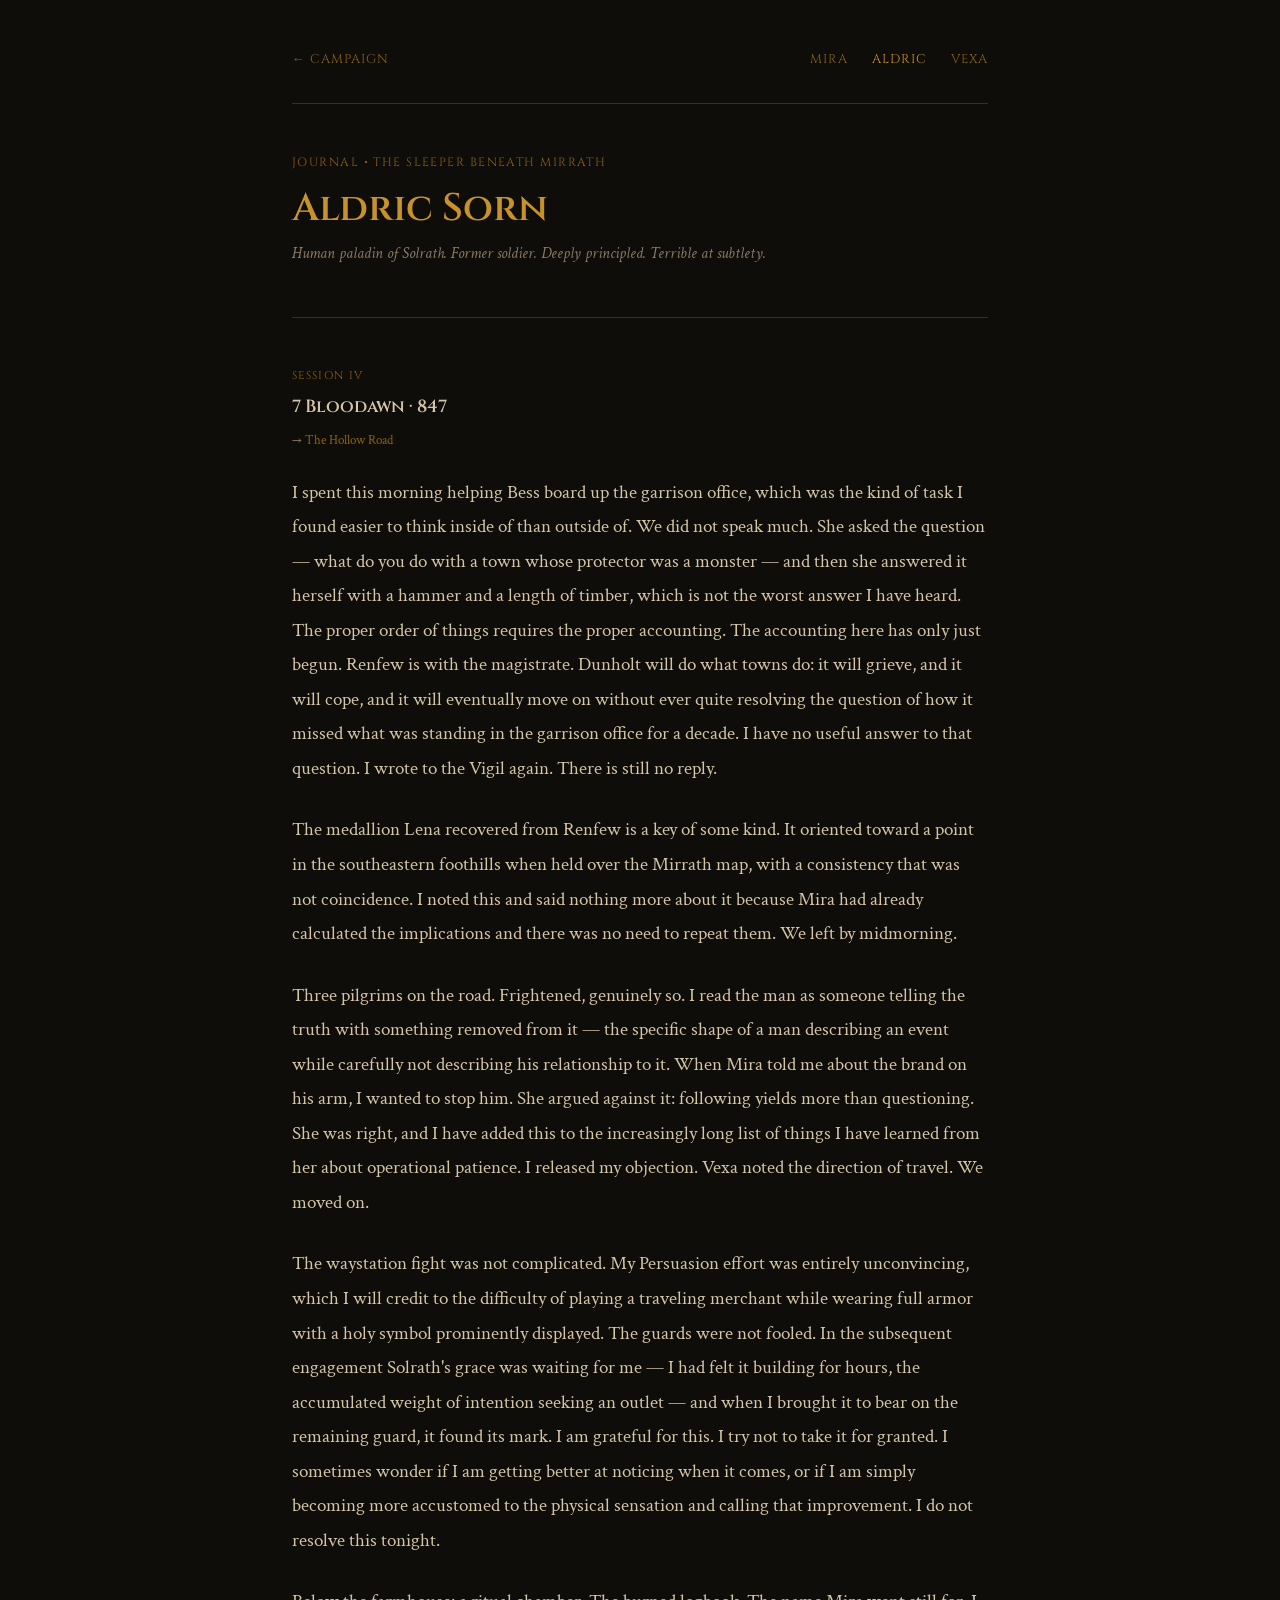
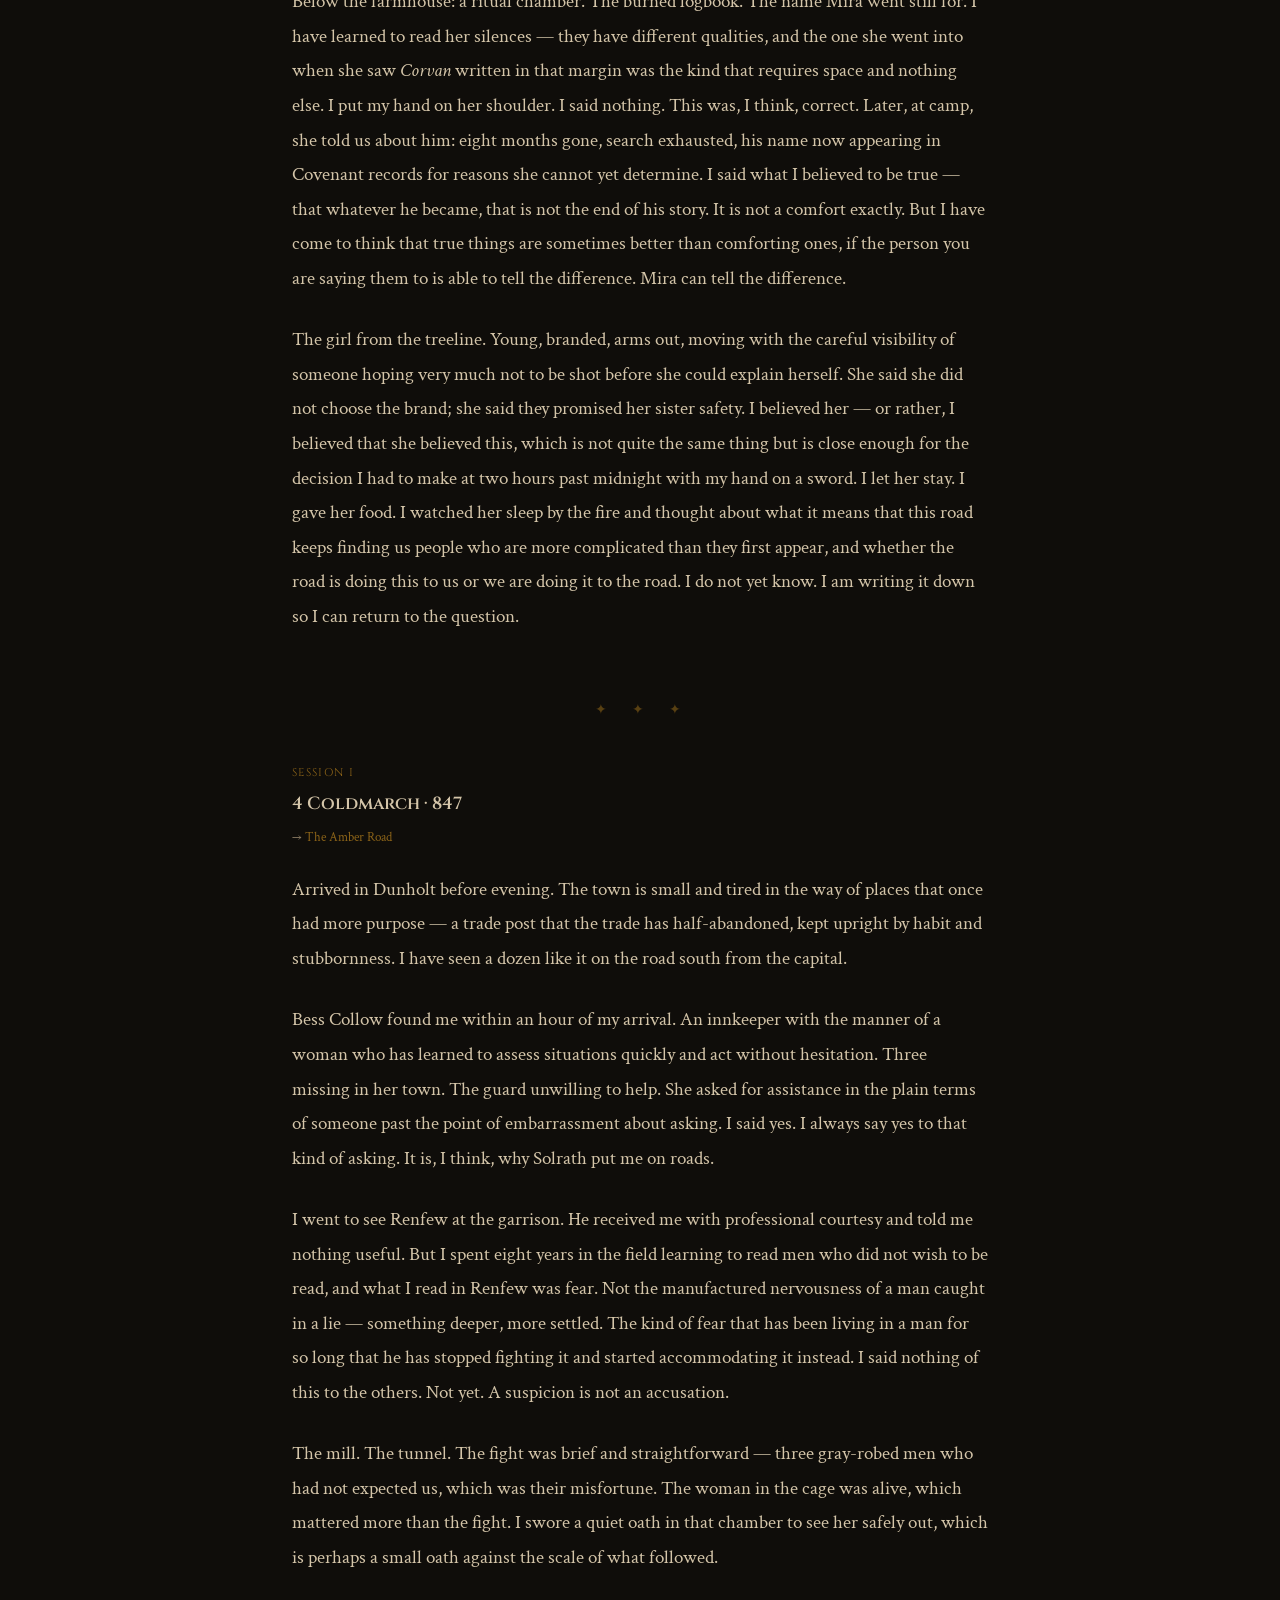
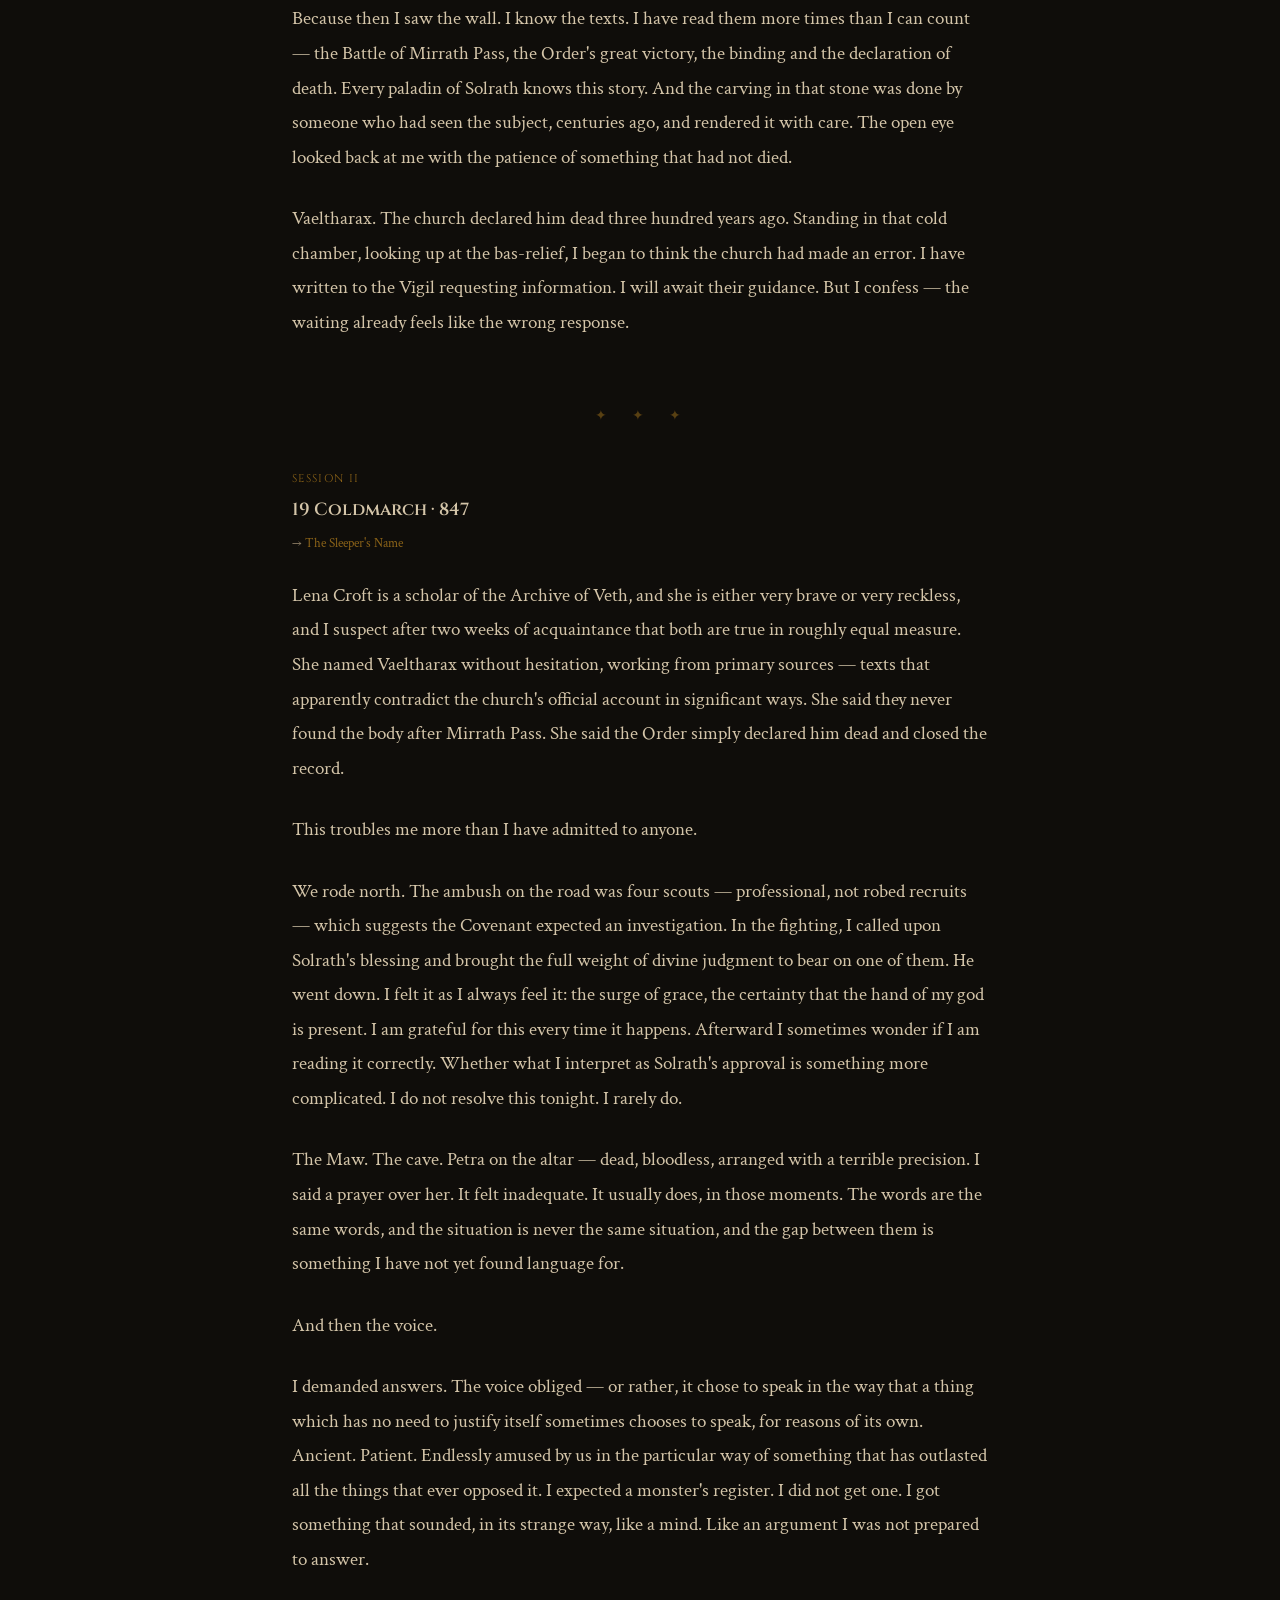
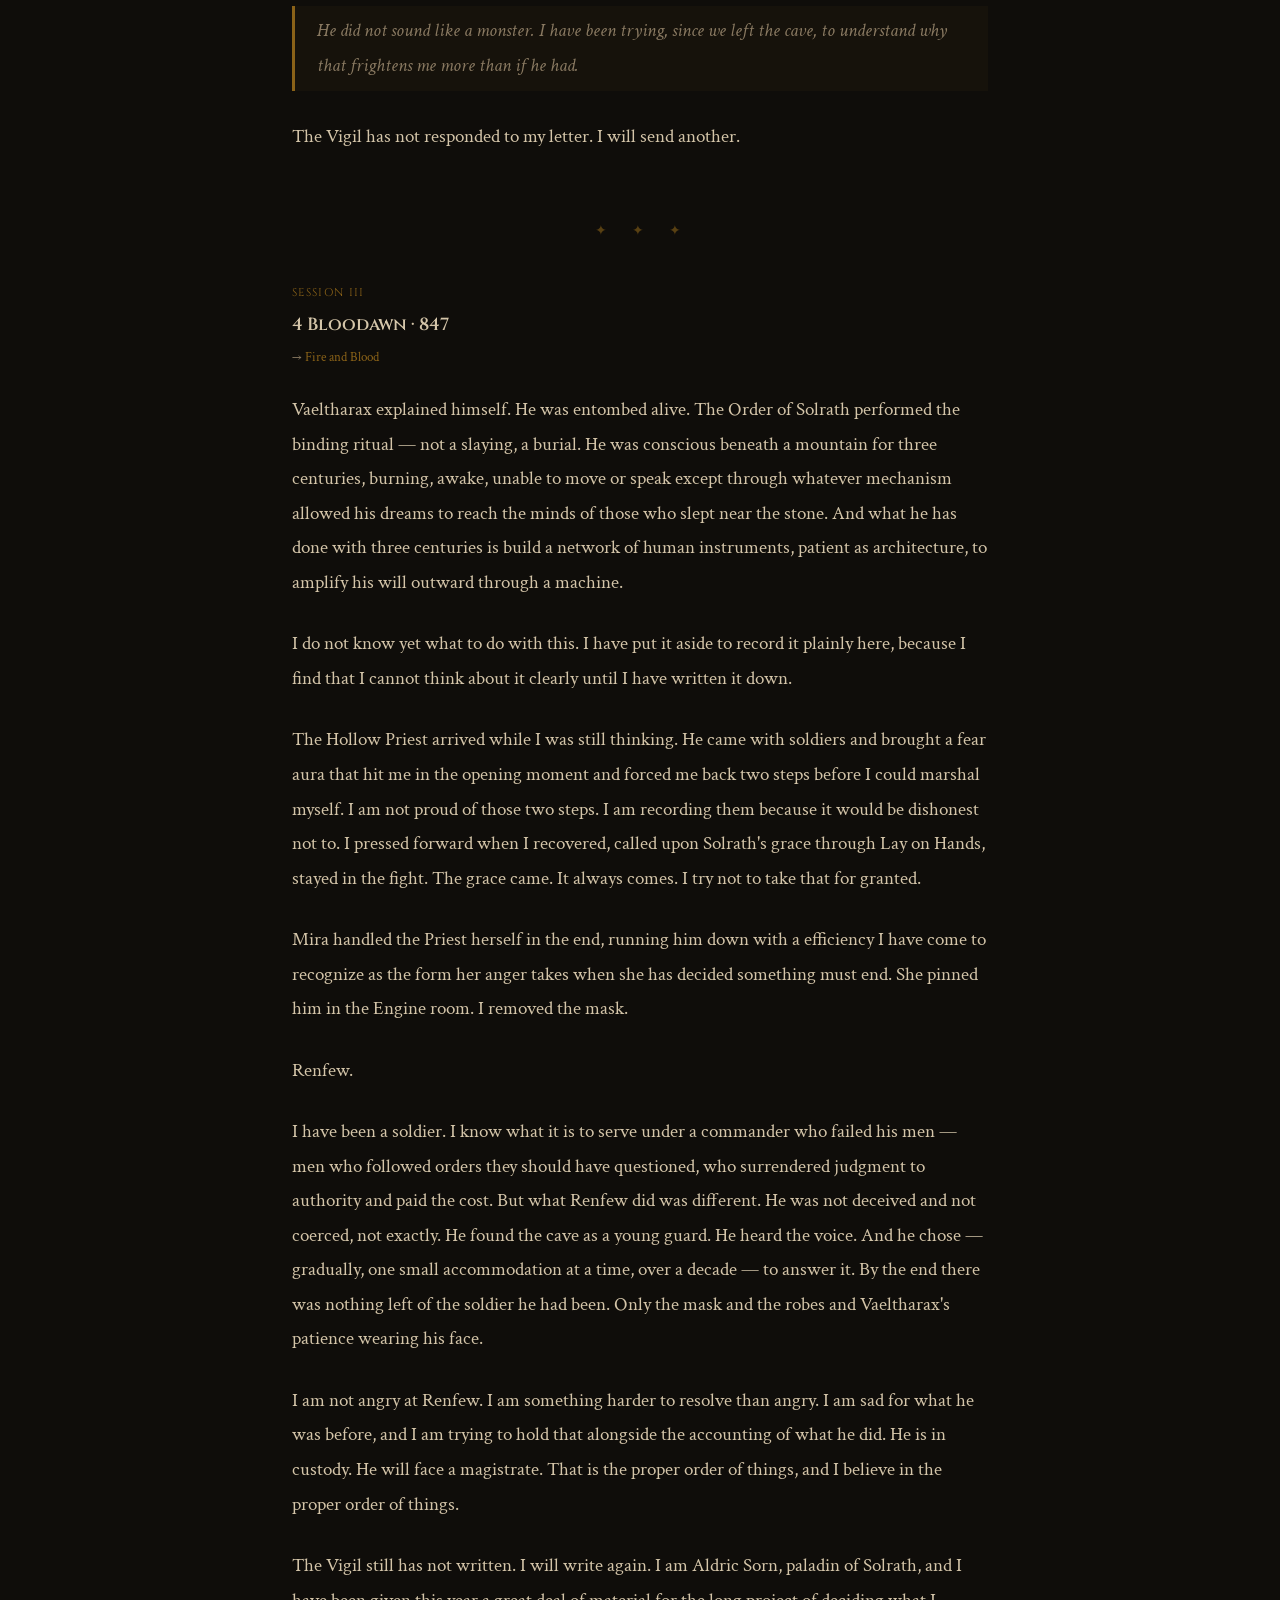
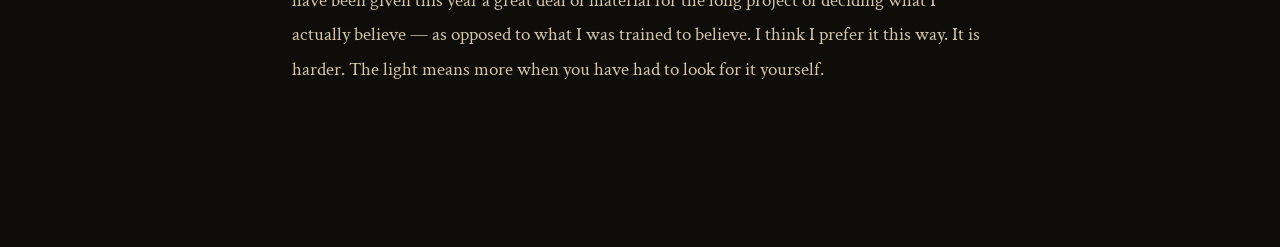
<file: characters/aldric-sorn/index.html>
<!DOCTYPE html>
<html lang="en">
<head>
  <meta charset="UTF-8">
  <meta name="viewport" content="width=device-width, initial-scale=1.0">
  <title>Aldric Sorn — Journal | The Sleeper Beneath Mirrath</title>
  <link rel="preconnect" href="https://fonts.googleapis.com">
  <link rel="preconnect" href="https://fonts.gstatic.com" crossorigin>
  <link href="https://fonts.googleapis.com/css2?family=Cinzel:wght@400;600&family=Crimson+Text:ital,wght@0,400;0,600;1,400&display=swap" rel="stylesheet">
  <link rel="stylesheet" href="../../style.css">
</head>
<body>
<div class="page-wrap">

  <nav class="site-nav">
    <a href="../../index.html">&#8592; Campaign</a>
    <div class="char-links">
      <a href="../mira-ashveil/index.html">Mira</a>
      <a href="../aldric-sorn/index.html" class="active">Aldric</a>
      <a href="../vexa-crankwheel/index.html">Vexa</a>
    </div>
  </nav>

  <p class="char-meta">Journal &bull; The Sleeper Beneath Mirrath</p>
  <h1>Aldric Sorn</h1>
  <p class="char-tagline">Human paladin of Solrath. Former soldier. Deeply principled. Terrible at subtlety.</p>

  <div class="journal-entry">
    <div class="entry-header">
      <p class="entry-session">Session IV</p>
      <p class="entry-date">7 Bloodawn &middot; 847</p>
      <p class="entry-session-link">&#8594; <a href="../../session-4/index.html">The Hollow Road</a></p>
    </div>

    <p>I spent this morning helping Bess board up the garrison office, which was the kind of task I found easier to think inside of than outside of. We did not speak much. She asked the question — what do you do with a town whose protector was a monster — and then she answered it herself with a hammer and a length of timber, which is not the worst answer I have heard. The proper order of things requires the proper accounting. The accounting here has only just begun. Renfew is with the magistrate. Dunholt will do what towns do: it will grieve, and it will cope, and it will eventually move on without ever quite resolving the question of how it missed what was standing in the garrison office for a decade. I have no useful answer to that question. I wrote to the Vigil again. There is still no reply.</p>

    <p>The medallion Lena recovered from Renfew is a key of some kind. It oriented toward a point in the southeastern foothills when held over the Mirrath map, with a consistency that was not coincidence. I noted this and said nothing more about it because Mira had already calculated the implications and there was no need to repeat them. We left by midmorning.</p>

    <p>Three pilgrims on the road. Frightened, genuinely so. I read the man as someone telling the truth with something removed from it — the specific shape of a man describing an event while carefully not describing his relationship to it. When Mira told me about the brand on his arm, I wanted to stop him. She argued against it: following yields more than questioning. She was right, and I have added this to the increasingly long list of things I have learned from her about operational patience. I released my objection. Vexa noted the direction of travel. We moved on.</p>

    <p>The waystation fight was not complicated. My Persuasion effort was entirely unconvincing, which I will credit to the difficulty of playing a traveling merchant while wearing full armor with a holy symbol prominently displayed. The guards were not fooled. In the subsequent engagement Solrath's grace was waiting for me — I had felt it building for hours, the accumulated weight of intention seeking an outlet — and when I brought it to bear on the remaining guard, it found its mark. I am grateful for this. I try not to take it for granted. I sometimes wonder if I am getting better at noticing when it comes, or if I am simply becoming more accustomed to the physical sensation and calling that improvement. I do not resolve this tonight.</p>

    <p>Below the farmhouse: a ritual chamber. The burned logbook. The name Mira went still for. I have learned to read her silences — they have different qualities, and the one she went into when she saw <em>Corvan</em> written in that margin was the kind that requires space and nothing else. I put my hand on her shoulder. I said nothing. This was, I think, correct. Later, at camp, she told us about him: eight months gone, search exhausted, his name now appearing in Covenant records for reasons she cannot yet determine. I said what I believed to be true — that whatever he became, that is not the end of his story. It is not a comfort exactly. But I have come to think that true things are sometimes better than comforting ones, if the person you are saying them to is able to tell the difference. Mira can tell the difference.</p>

    <p>The girl from the treeline. Young, branded, arms out, moving with the careful visibility of someone hoping very much not to be shot before she could explain herself. She said she did not choose the brand; she said they promised her sister safety. I believed her — or rather, I believed that she believed this, which is not quite the same thing but is close enough for the decision I had to make at two hours past midnight with my hand on a sword. I let her stay. I gave her food. I watched her sleep by the fire and thought about what it means that this road keeps finding us people who are more complicated than they first appear, and whether the road is doing this to us or we are doing it to the road. I do not yet know. I am writing it down so I can return to the question.</p>

  </div>

  <div class="divider">&#10022; &nbsp; &#10022; &nbsp; &#10022;</div>

  <div class="journal-entry">
    <div class="entry-header">
      <p class="entry-session">Session I</p>
      <p class="entry-date">4 Coldmarch &middot; 847</p>
      <p class="entry-session-link">&#8594; <a href="../../session-1/index.html">The Amber Road</a></p>
    </div>

    <p>Arrived in Dunholt before evening. The town is small and tired in the way of places that once had more purpose — a trade post that the trade has half-abandoned, kept upright by habit and stubbornness. I have seen a dozen like it on the road south from the capital.</p>

    <p>Bess Collow found me within an hour of my arrival. An innkeeper with the manner of a woman who has learned to assess situations quickly and act without hesitation. Three missing in her town. The guard unwilling to help. She asked for assistance in the plain terms of someone past the point of embarrassment about asking. I said yes. I always say yes to that kind of asking. It is, I think, why Solrath put me on roads.</p>

    <p>I went to see Renfew at the garrison. He received me with professional courtesy and told me nothing useful. But I spent eight years in the field learning to read men who did not wish to be read, and what I read in Renfew was fear. Not the manufactured nervousness of a man caught in a lie — something deeper, more settled. The kind of fear that has been living in a man for so long that he has stopped fighting it and started accommodating it instead. I said nothing of this to the others. Not yet. A suspicion is not an accusation.</p>

    <p>The mill. The tunnel. The fight was brief and straightforward — three gray-robed men who had not expected us, which was their misfortune. The woman in the cage was alive, which mattered more than the fight. I swore a quiet oath in that chamber to see her safely out, which is perhaps a small oath against the scale of what followed.</p>

    <p>Because then I saw the wall. I know the texts. I have read them more times than I can count — the Battle of Mirrath Pass, the Order's great victory, the binding and the declaration of death. Every paladin of Solrath knows this story. And the carving in that stone was done by someone who had seen the subject, centuries ago, and rendered it with care. The open eye looked back at me with the patience of something that had not died.</p>

    <p>Vaeltharax. The church declared him dead three hundred years ago. Standing in that cold chamber, looking up at the bas-relief, I began to think the church had made an error. I have written to the Vigil requesting information. I will await their guidance. But I confess — the waiting already feels like the wrong response.</p>
  </div>

  <div class="divider">&#10022; &nbsp; &#10022; &nbsp; &#10022;</div>

  <div class="journal-entry">
    <div class="entry-header">
      <p class="entry-session">Session II</p>
      <p class="entry-date">19 Coldmarch &middot; 847</p>
      <p class="entry-session-link">&#8594; <a href="../../session-2/index.html">The Sleeper's Name</a></p>
    </div>

    <p>Lena Croft is a scholar of the Archive of Veth, and she is either very brave or very reckless, and I suspect after two weeks of acquaintance that both are true in roughly equal measure. She named Vaeltharax without hesitation, working from primary sources — texts that apparently contradict the church's official account in significant ways. She said they never found the body after Mirrath Pass. She said the Order simply declared him dead and closed the record.</p>

    <p>This troubles me more than I have admitted to anyone.</p>

    <p>We rode north. The ambush on the road was four scouts — professional, not robed recruits — which suggests the Covenant expected an investigation. In the fighting, I called upon Solrath's blessing and brought the full weight of divine judgment to bear on one of them. He went down. I felt it as I always feel it: the surge of grace, the certainty that the hand of my god is present. I am grateful for this every time it happens. Afterward I sometimes wonder if I am reading it correctly. Whether what I interpret as Solrath's approval is something more complicated. I do not resolve this tonight. I rarely do.</p>

    <p>The Maw. The cave. Petra on the altar — dead, bloodless, arranged with a terrible precision. I said a prayer over her. It felt inadequate. It usually does, in those moments. The words are the same words, and the situation is never the same situation, and the gap between them is something I have not yet found language for.</p>

    <p>And then the voice.</p>

    <p>I demanded answers. The voice obliged — or rather, it chose to speak in the way that a thing which has no need to justify itself sometimes chooses to speak, for reasons of its own. Ancient. Patient. Endlessly amused by us in the particular way of something that has outlasted all the things that ever opposed it. I expected a monster's register. I did not get one. I got something that sounded, in its strange way, like a mind. Like an argument I was not prepared to answer.</p>

    <blockquote>He did not sound like a monster. I have been trying, since we left the cave, to understand why that frightens me more than if he had.</blockquote>

    <p>The Vigil has not responded to my letter. I will send another.</p>
  </div>

  <div class="divider">&#10022; &nbsp; &#10022; &nbsp; &#10022;</div>

  <div class="journal-entry">
    <div class="entry-header">
      <p class="entry-session">Session III</p>
      <p class="entry-date">4 Bloodawn &middot; 847</p>
      <p class="entry-session-link">&#8594; <a href="../../session-3/index.html">Fire and Blood</a></p>
    </div>

    <p>Vaeltharax explained himself. He was entombed alive. The Order of Solrath performed the binding ritual — not a slaying, a burial. He was conscious beneath a mountain for three centuries, burning, awake, unable to move or speak except through whatever mechanism allowed his dreams to reach the minds of those who slept near the stone. And what he has done with three centuries is build a network of human instruments, patient as architecture, to amplify his will outward through a machine.</p>

    <p>I do not know yet what to do with this. I have put it aside to record it plainly here, because I find that I cannot think about it clearly until I have written it down.</p>

    <p>The Hollow Priest arrived while I was still thinking. He came with soldiers and brought a fear aura that hit me in the opening moment and forced me back two steps before I could marshal myself. I am not proud of those two steps. I am recording them because it would be dishonest not to. I pressed forward when I recovered, called upon Solrath's grace through Lay on Hands, stayed in the fight. The grace came. It always comes. I try not to take that for granted.</p>

    <p>Mira handled the Priest herself in the end, running him down with a efficiency I have come to recognize as the form her anger takes when she has decided something must end. She pinned him in the Engine room. I removed the mask.</p>

    <p>Renfew.</p>

    <p>I have been a soldier. I know what it is to serve under a commander who failed his men — men who followed orders they should have questioned, who surrendered judgment to authority and paid the cost. But what Renfew did was different. He was not deceived and not coerced, not exactly. He found the cave as a young guard. He heard the voice. And he chose — gradually, one small accommodation at a time, over a decade — to answer it. By the end there was nothing left of the soldier he had been. Only the mask and the robes and Vaeltharax's patience wearing his face.</p>

    <p>I am not angry at Renfew. I am something harder to resolve than angry. I am sad for what he was before, and I am trying to hold that alongside the accounting of what he did. He is in custody. He will face a magistrate. That is the proper order of things, and I believe in the proper order of things.</p>

    <p>The Vigil still has not written. I will write again. I am Aldric Sorn, paladin of Solrath, and I have been given this year a great deal of material for the long project of deciding what I actually believe — as opposed to what I was trained to believe. I think I prefer it this way. It is harder. The light means more when you have had to look for it yourself.</p>
  </div>

</div>
</body>
</html>
</file>
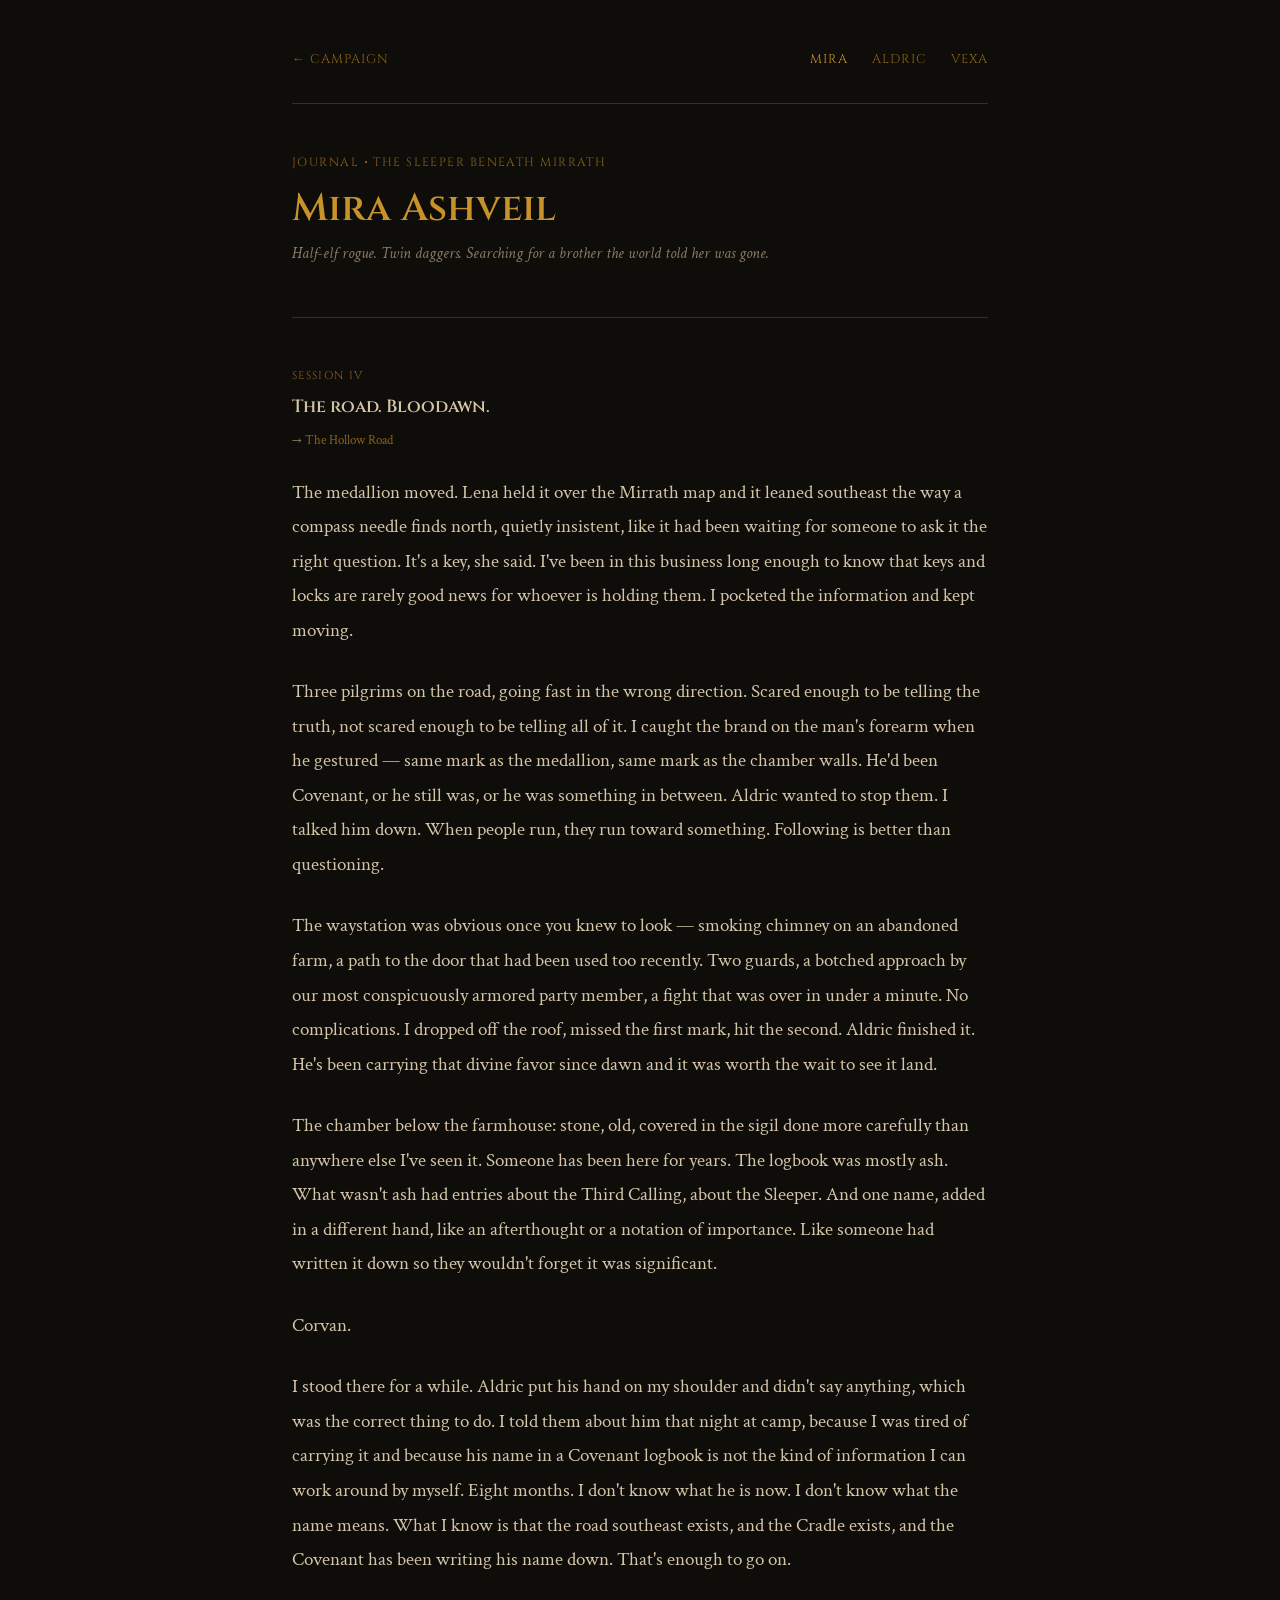
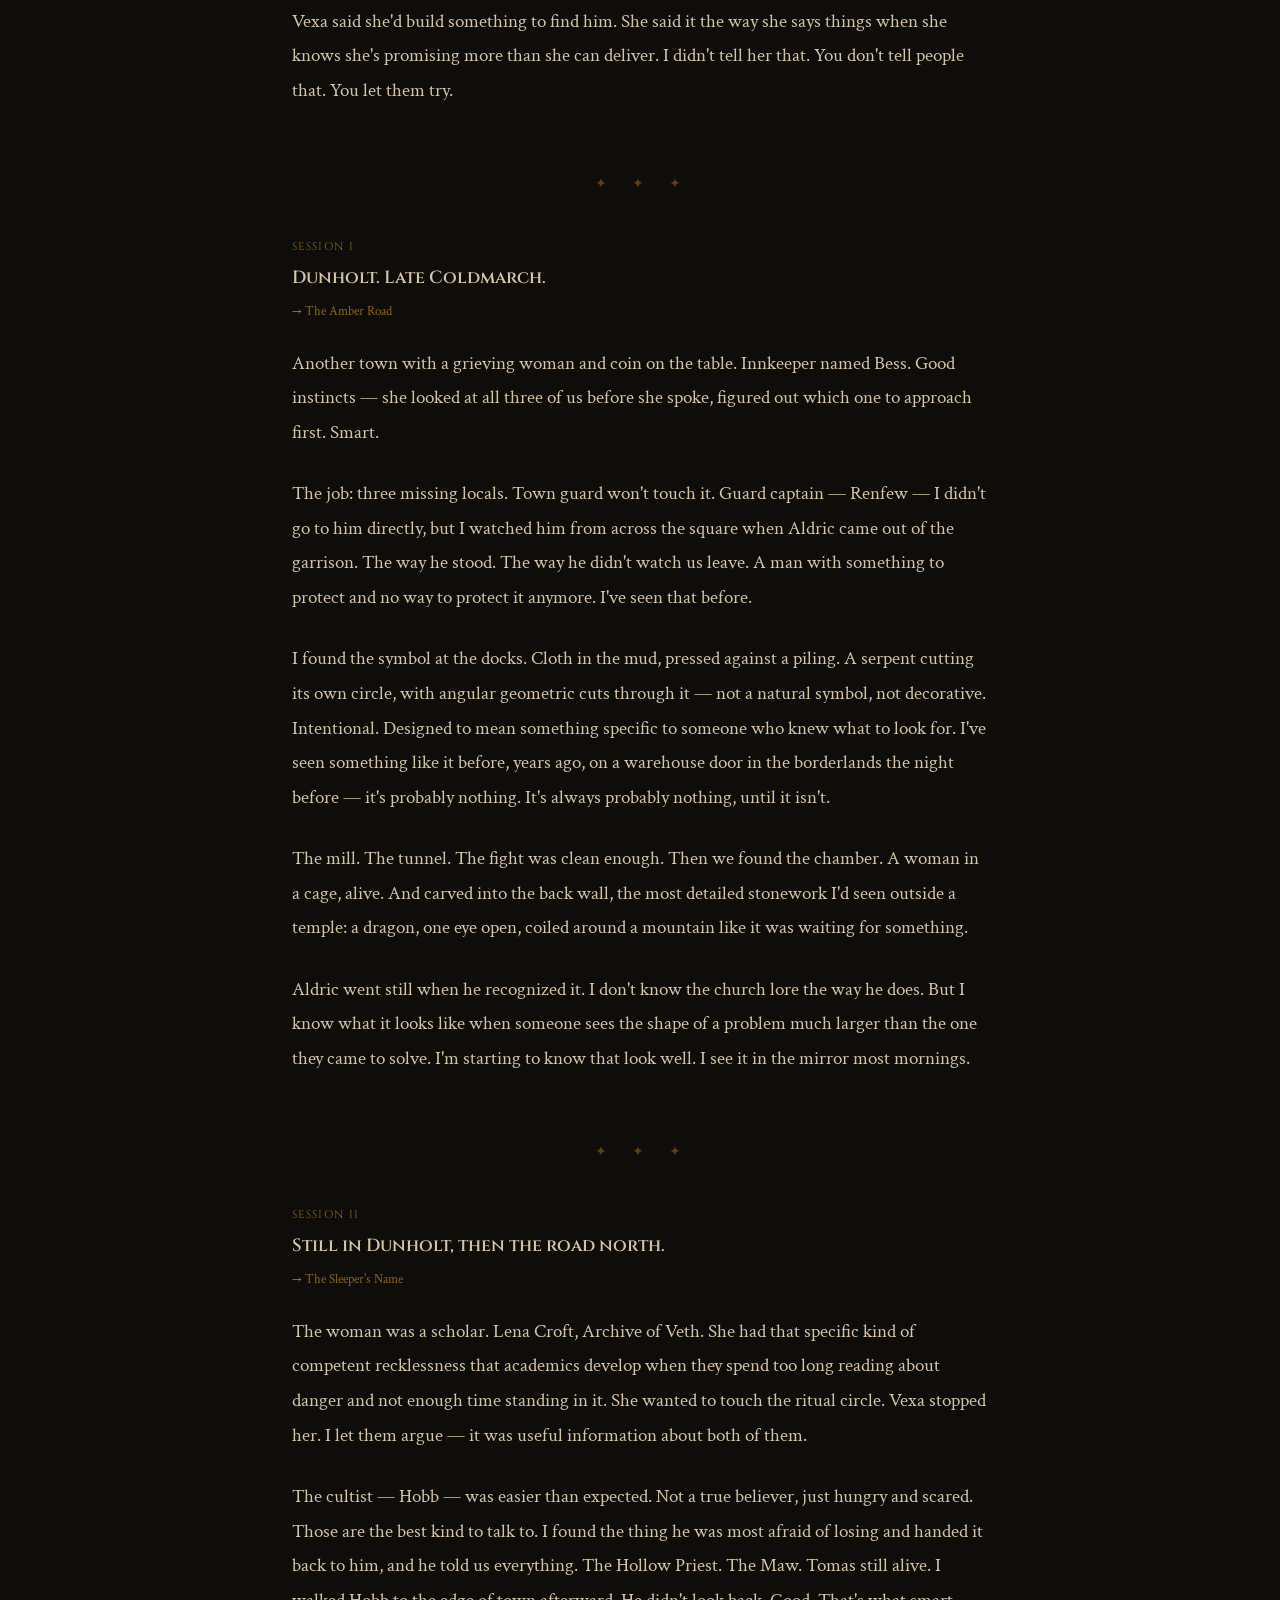
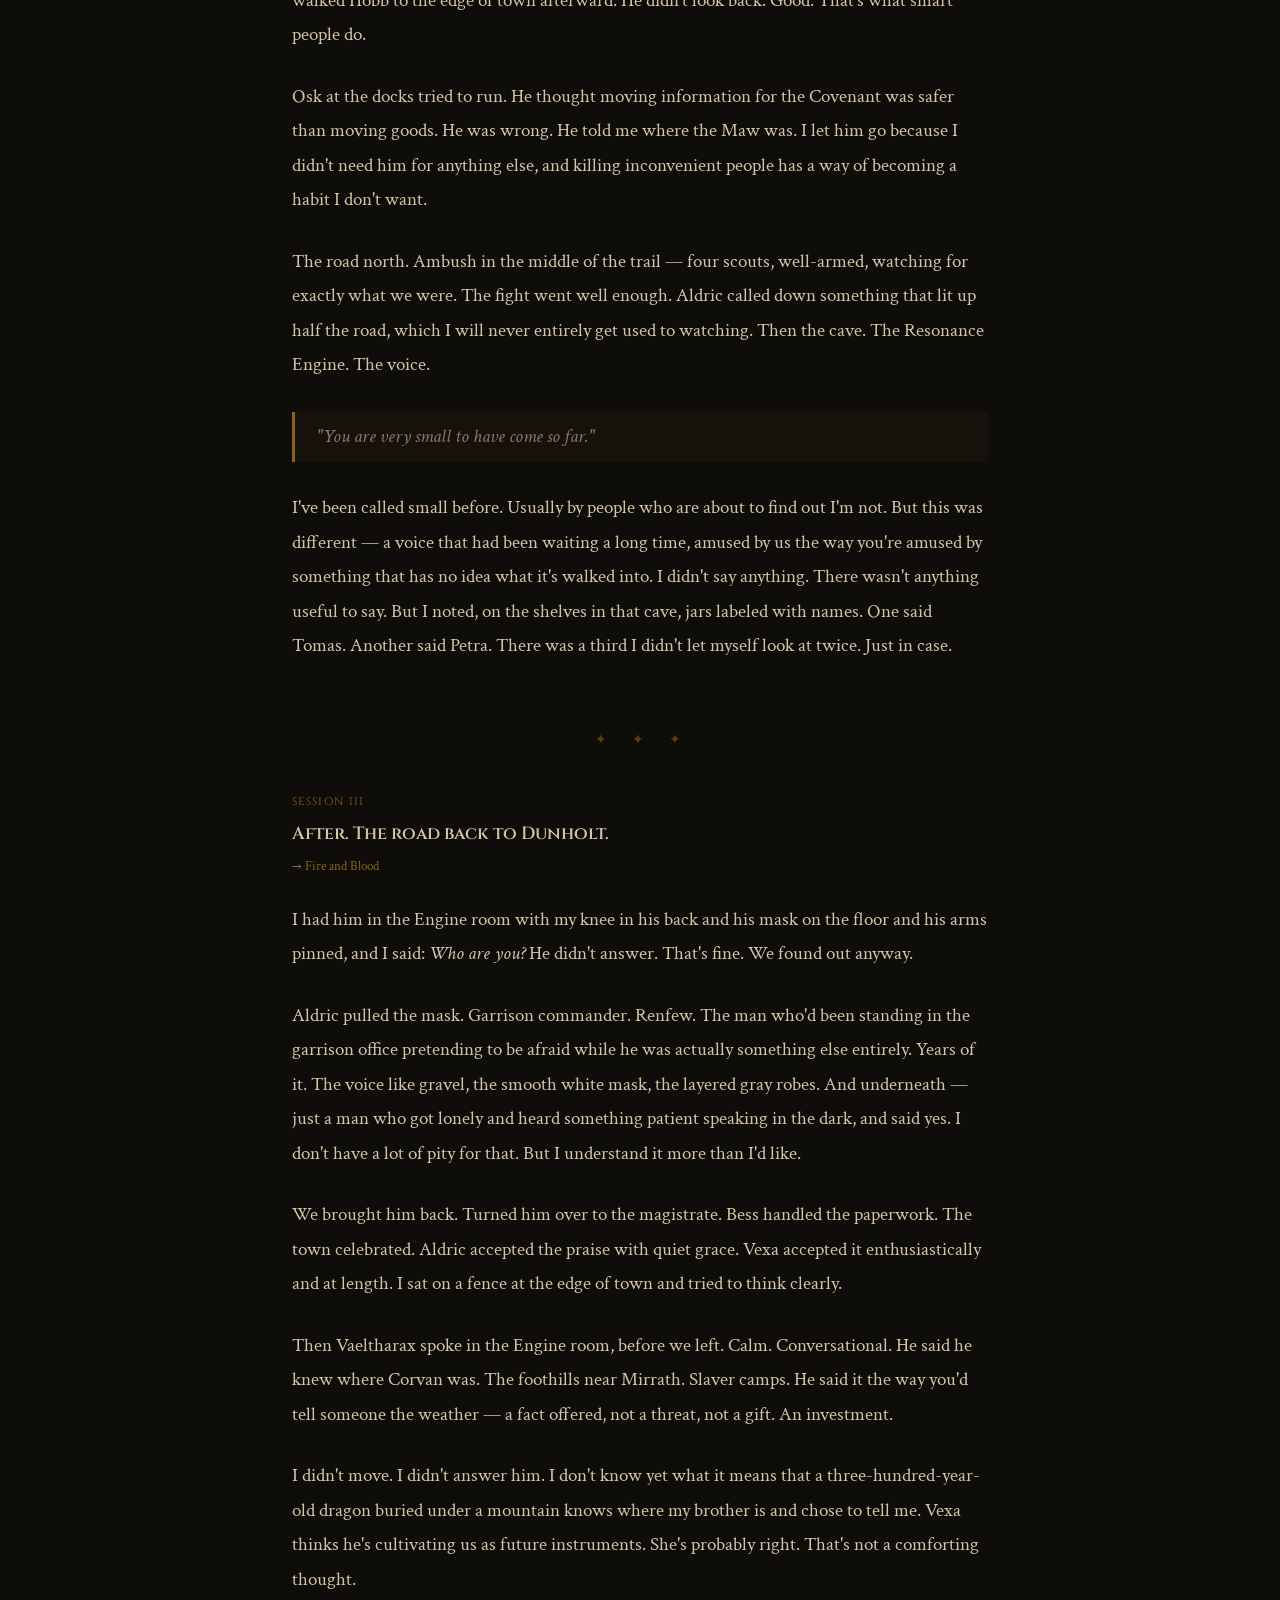
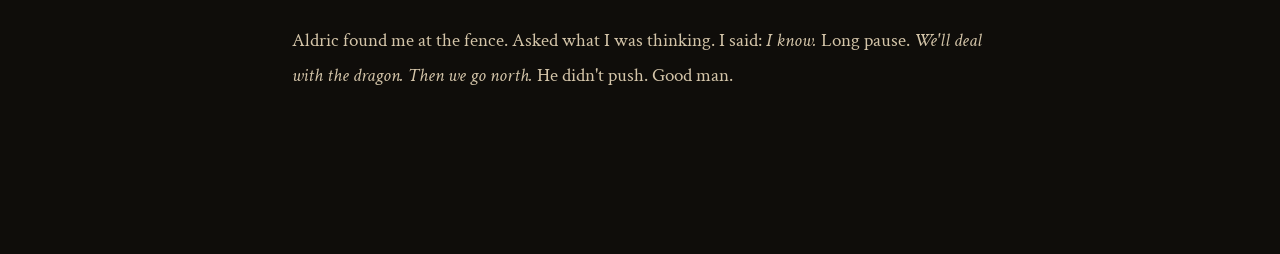
<file: characters/mira-ashveil/index.html>
<!DOCTYPE html>
<html lang="en">
<head>
  <meta charset="UTF-8">
  <meta name="viewport" content="width=device-width, initial-scale=1.0">
  <title>Mira Ashveil — Journal | The Sleeper Beneath Mirrath</title>
  <link rel="preconnect" href="https://fonts.googleapis.com">
  <link rel="preconnect" href="https://fonts.gstatic.com" crossorigin>
  <link href="https://fonts.googleapis.com/css2?family=Cinzel:wght@400;600&family=Crimson+Text:ital,wght@0,400;0,600;1,400&display=swap" rel="stylesheet">
  <link rel="stylesheet" href="../../style.css">
</head>
<body>
<div class="page-wrap">

  <nav class="site-nav">
    <a href="../../index.html">&#8592; Campaign</a>
    <div class="char-links">
      <a href="../mira-ashveil/index.html" class="active">Mira</a>
      <a href="../aldric-sorn/index.html">Aldric</a>
      <a href="../vexa-crankwheel/index.html">Vexa</a>
    </div>
  </nav>

  <p class="char-meta">Journal &bull; The Sleeper Beneath Mirrath</p>
  <h1>Mira Ashveil</h1>
  <p class="char-tagline">Half-elf rogue. Twin daggers. Searching for a brother the world told her was gone.</p>

  <div class="journal-entry">
    <div class="entry-header">
      <p class="entry-session">Session IV</p>
      <p class="entry-date">The road. Bloodawn.</p>
      <p class="entry-session-link">&#8594; <a href="../../session-4/index.html">The Hollow Road</a></p>
    </div>

    <p>The medallion moved. Lena held it over the Mirrath map and it leaned southeast the way a compass needle finds north, quietly insistent, like it had been waiting for someone to ask it the right question. It's a key, she said. I've been in this business long enough to know that keys and locks are rarely good news for whoever is holding them. I pocketed the information and kept moving.</p>

    <p>Three pilgrims on the road, going fast in the wrong direction. Scared enough to be telling the truth, not scared enough to be telling all of it. I caught the brand on the man's forearm when he gestured — same mark as the medallion, same mark as the chamber walls. He'd been Covenant, or he still was, or he was something in between. Aldric wanted to stop them. I talked him down. When people run, they run toward something. Following is better than questioning.</p>

    <p>The waystation was obvious once you knew to look — smoking chimney on an abandoned farm, a path to the door that had been used too recently. Two guards, a botched approach by our most conspicuously armored party member, a fight that was over in under a minute. No complications. I dropped off the roof, missed the first mark, hit the second. Aldric finished it. He's been carrying that divine favor since dawn and it was worth the wait to see it land.</p>

    <p>The chamber below the farmhouse: stone, old, covered in the sigil done more carefully than anywhere else I've seen it. Someone has been here for years. The logbook was mostly ash. What wasn't ash had entries about the Third Calling, about the Sleeper. And one name, added in a different hand, like an afterthought or a notation of importance. Like someone had written it down so they wouldn't forget it was significant.</p>

    <p>Corvan.</p>

    <p>I stood there for a while. Aldric put his hand on my shoulder and didn't say anything, which was the correct thing to do. I told them about him that night at camp, because I was tired of carrying it and because his name in a Covenant logbook is not the kind of information I can work around by myself. Eight months. I don't know what he is now. I don't know what the name means. What I know is that the road southeast exists, and the Cradle exists, and the Covenant has been writing his name down. That's enough to go on.</p>

    <p>Vexa said she'd build something to find him. She said it the way she says things when she knows she's promising more than she can deliver. I didn't tell her that. You don't tell people that. You let them try.</p>

  </div>

  <div class="divider">&#10022; &nbsp; &#10022; &nbsp; &#10022;</div>

  <div class="journal-entry">
    <div class="entry-header">
      <p class="entry-session">Session I</p>
      <p class="entry-date">Dunholt. Late Coldmarch.</p>
      <p class="entry-session-link">&#8594; <a href="../../session-1/index.html">The Amber Road</a></p>
    </div>

    <p>Another town with a grieving woman and coin on the table. Innkeeper named Bess. Good instincts — she looked at all three of us before she spoke, figured out which one to approach first. Smart.</p>

    <p>The job: three missing locals. Town guard won't touch it. Guard captain — Renfew — I didn't go to him directly, but I watched him from across the square when Aldric came out of the garrison. The way he stood. The way he didn't watch us leave. A man with something to protect and no way to protect it anymore. I've seen that before.</p>

    <p>I found the symbol at the docks. Cloth in the mud, pressed against a piling. A serpent cutting its own circle, with angular geometric cuts through it — not a natural symbol, not decorative. Intentional. Designed to mean something specific to someone who knew what to look for. I've seen something like it before, years ago, on a warehouse door in the borderlands the night before — it's probably nothing. It's always probably nothing, until it isn't.</p>

    <p>The mill. The tunnel. The fight was clean enough. Then we found the chamber. A woman in a cage, alive. And carved into the back wall, the most detailed stonework I'd seen outside a temple: a dragon, one eye open, coiled around a mountain like it was waiting for something.</p>

    <p>Aldric went still when he recognized it. I don't know the church lore the way he does. But I know what it looks like when someone sees the shape of a problem much larger than the one they came to solve. I'm starting to know that look well. I see it in the mirror most mornings.</p>
  </div>

  <div class="divider">&#10022; &nbsp; &#10022; &nbsp; &#10022;</div>

  <div class="journal-entry">
    <div class="entry-header">
      <p class="entry-session">Session II</p>
      <p class="entry-date">Still in Dunholt, then the road north.</p>
      <p class="entry-session-link">&#8594; <a href="../../session-2/index.html">The Sleeper's Name</a></p>
    </div>

    <p>The woman was a scholar. Lena Croft, Archive of Veth. She had that specific kind of competent recklessness that academics develop when they spend too long reading about danger and not enough time standing in it. She wanted to touch the ritual circle. Vexa stopped her. I let them argue — it was useful information about both of them.</p>

    <p>The cultist — Hobb — was easier than expected. Not a true believer, just hungry and scared. Those are the best kind to talk to. I found the thing he was most afraid of losing and handed it back to him, and he told us everything. The Hollow Priest. The Maw. Tomas still alive. I walked Hobb to the edge of town afterward. He didn't look back. Good. That's what smart people do.</p>

    <p>Osk at the docks tried to run. He thought moving information for the Covenant was safer than moving goods. He was wrong. He told me where the Maw was. I let him go because I didn't need him for anything else, and killing inconvenient people has a way of becoming a habit I don't want.</p>

    <p>The road north. Ambush in the middle of the trail — four scouts, well-armed, watching for exactly what we were. The fight went well enough. Aldric called down something that lit up half the road, which I will never entirely get used to watching. Then the cave. The Resonance Engine. The voice.</p>

    <blockquote>"You are very small to have come so far."</blockquote>

    <p>I've been called small before. Usually by people who are about to find out I'm not. But this was different — a voice that had been waiting a long time, amused by us the way you're amused by something that has no idea what it's walked into. I didn't say anything. There wasn't anything useful to say. But I noted, on the shelves in that cave, jars labeled with names. One said Tomas. Another said Petra. There was a third I didn't let myself look at twice. Just in case.</p>
  </div>

  <div class="divider">&#10022; &nbsp; &#10022; &nbsp; &#10022;</div>

  <div class="journal-entry">
    <div class="entry-header">
      <p class="entry-session">Session III</p>
      <p class="entry-date">After. The road back to Dunholt.</p>
      <p class="entry-session-link">&#8594; <a href="../../session-3/index.html">Fire and Blood</a></p>
    </div>

    <p>I had him in the Engine room with my knee in his back and his mask on the floor and his arms pinned, and I said: <em>Who are you?</em> He didn't answer. That's fine. We found out anyway.</p>

    <p>Aldric pulled the mask. Garrison commander. Renfew. The man who'd been standing in the garrison office pretending to be afraid while he was actually something else entirely. Years of it. The voice like gravel, the smooth white mask, the layered gray robes. And underneath — just a man who got lonely and heard something patient speaking in the dark, and said yes. I don't have a lot of pity for that. But I understand it more than I'd like.</p>

    <p>We brought him back. Turned him over to the magistrate. Bess handled the paperwork. The town celebrated. Aldric accepted the praise with quiet grace. Vexa accepted it enthusiastically and at length. I sat on a fence at the edge of town and tried to think clearly.</p>

    <p>Then Vaeltharax spoke in the Engine room, before we left. Calm. Conversational. He said he knew where Corvan was. The foothills near Mirrath. Slaver camps. He said it the way you'd tell someone the weather — a fact offered, not a threat, not a gift. An investment.</p>

    <p>I didn't move. I didn't answer him. I don't know yet what it means that a three-hundred-year-old dragon buried under a mountain knows where my brother is and chose to tell me. Vexa thinks he's cultivating us as future instruments. She's probably right. That's not a comforting thought.</p>

    <p>Aldric found me at the fence. Asked what I was thinking. I said: <em>I know.</em> Long pause. <em>We'll deal with the dragon. Then we go north.</em> He didn't push. Good man.</p>
  </div>

</div>
</body>
</html>
</file>
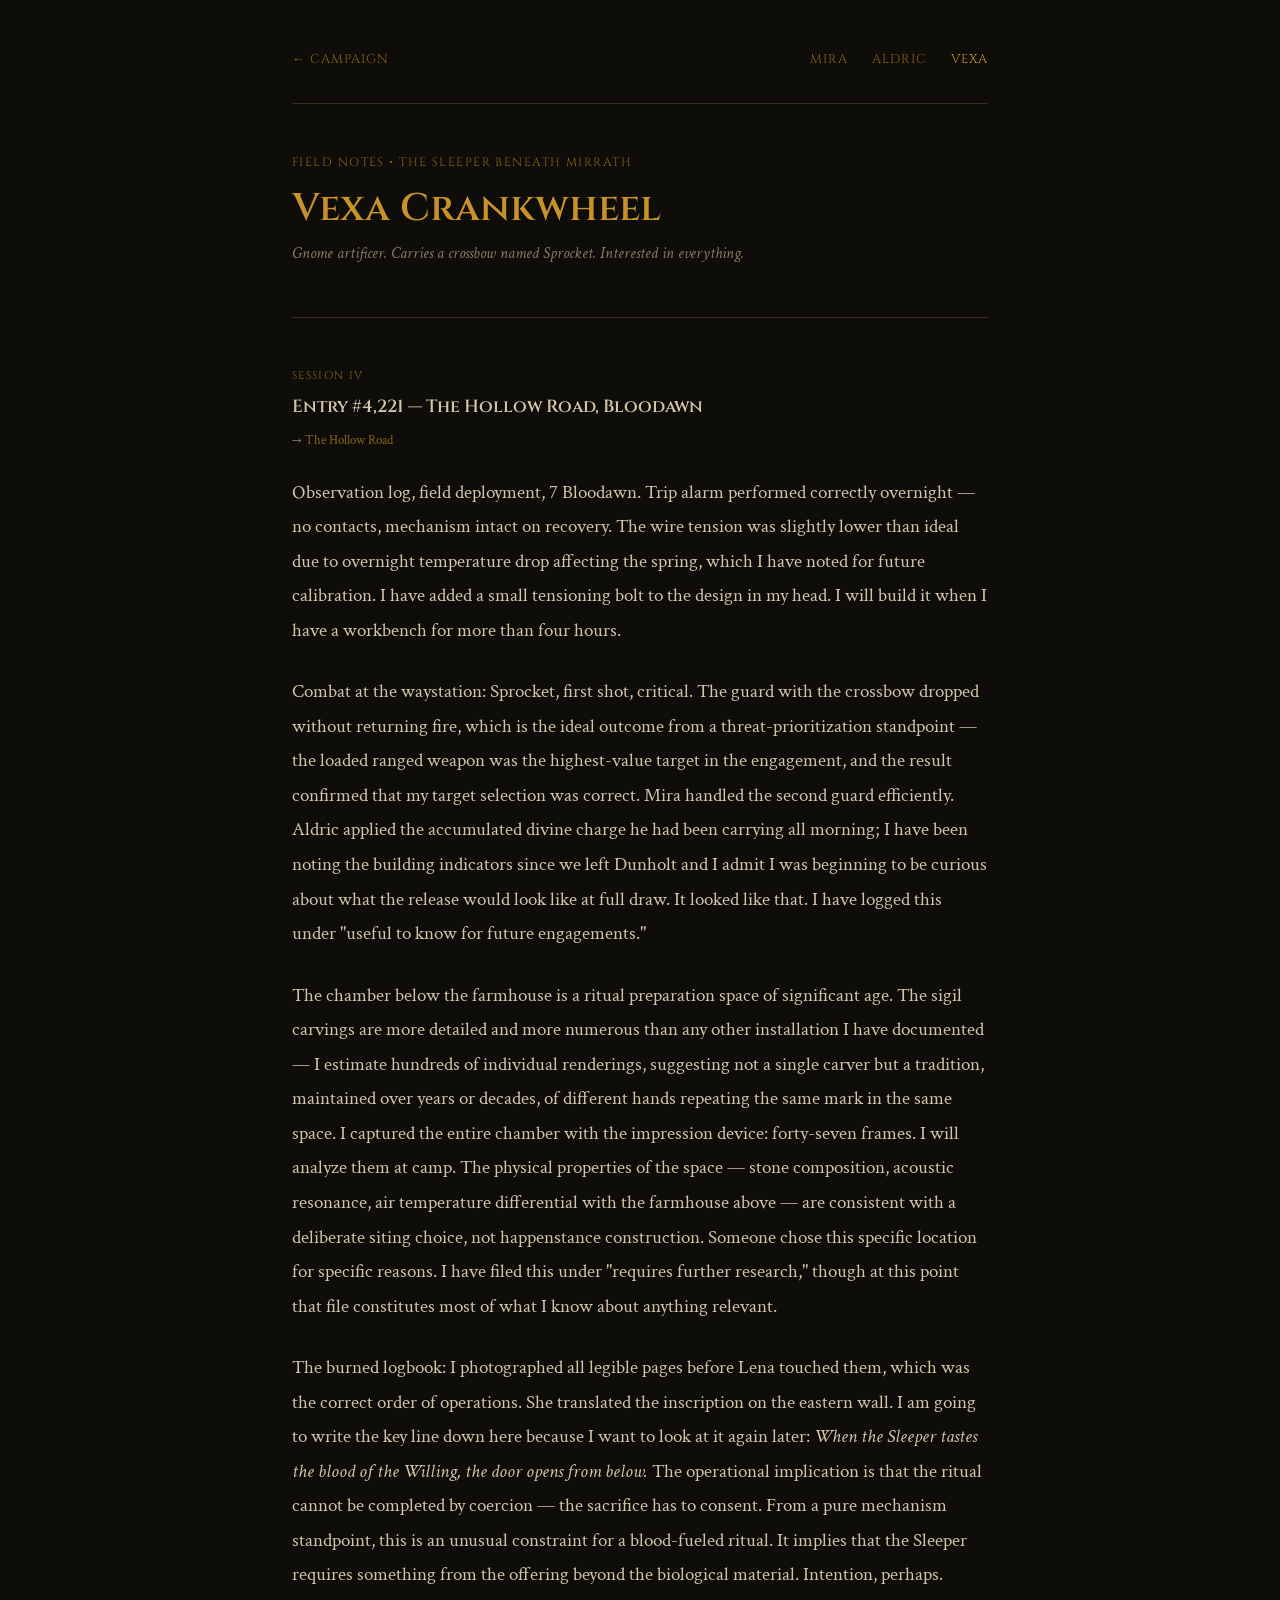
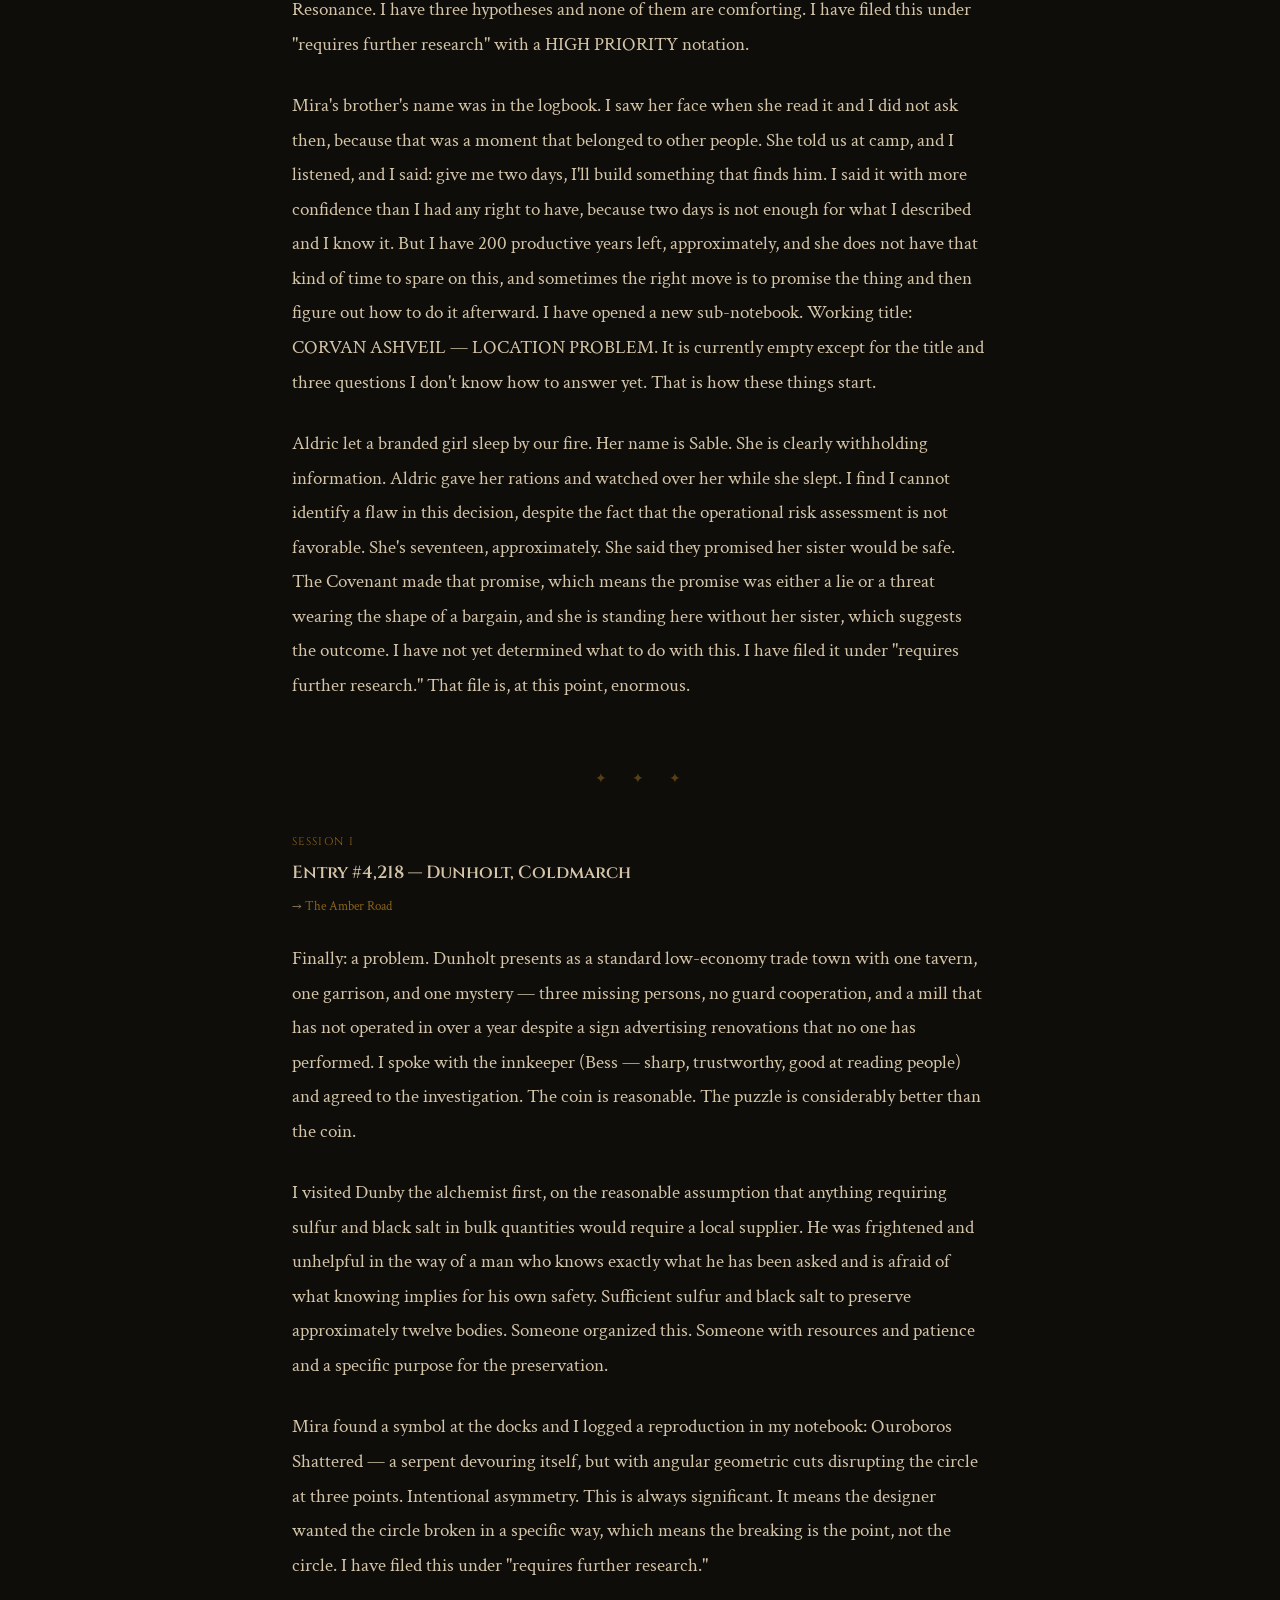
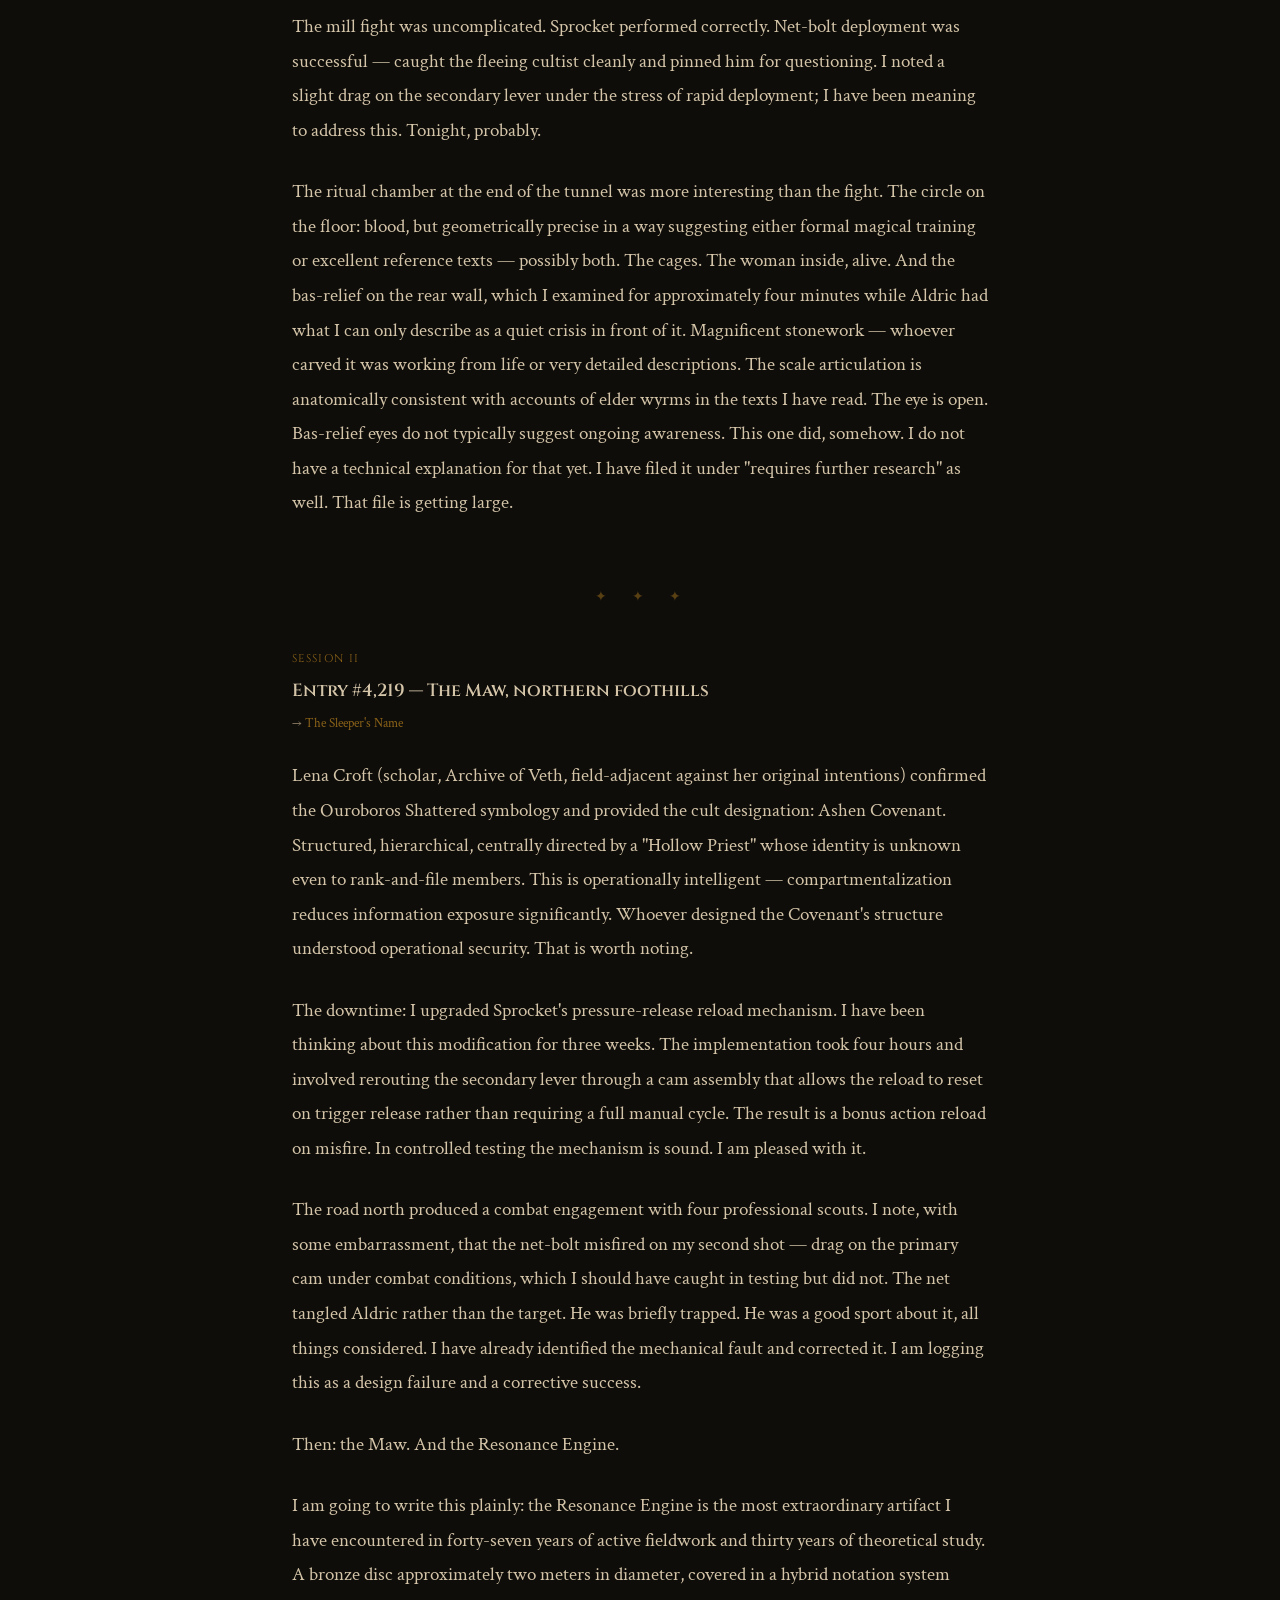
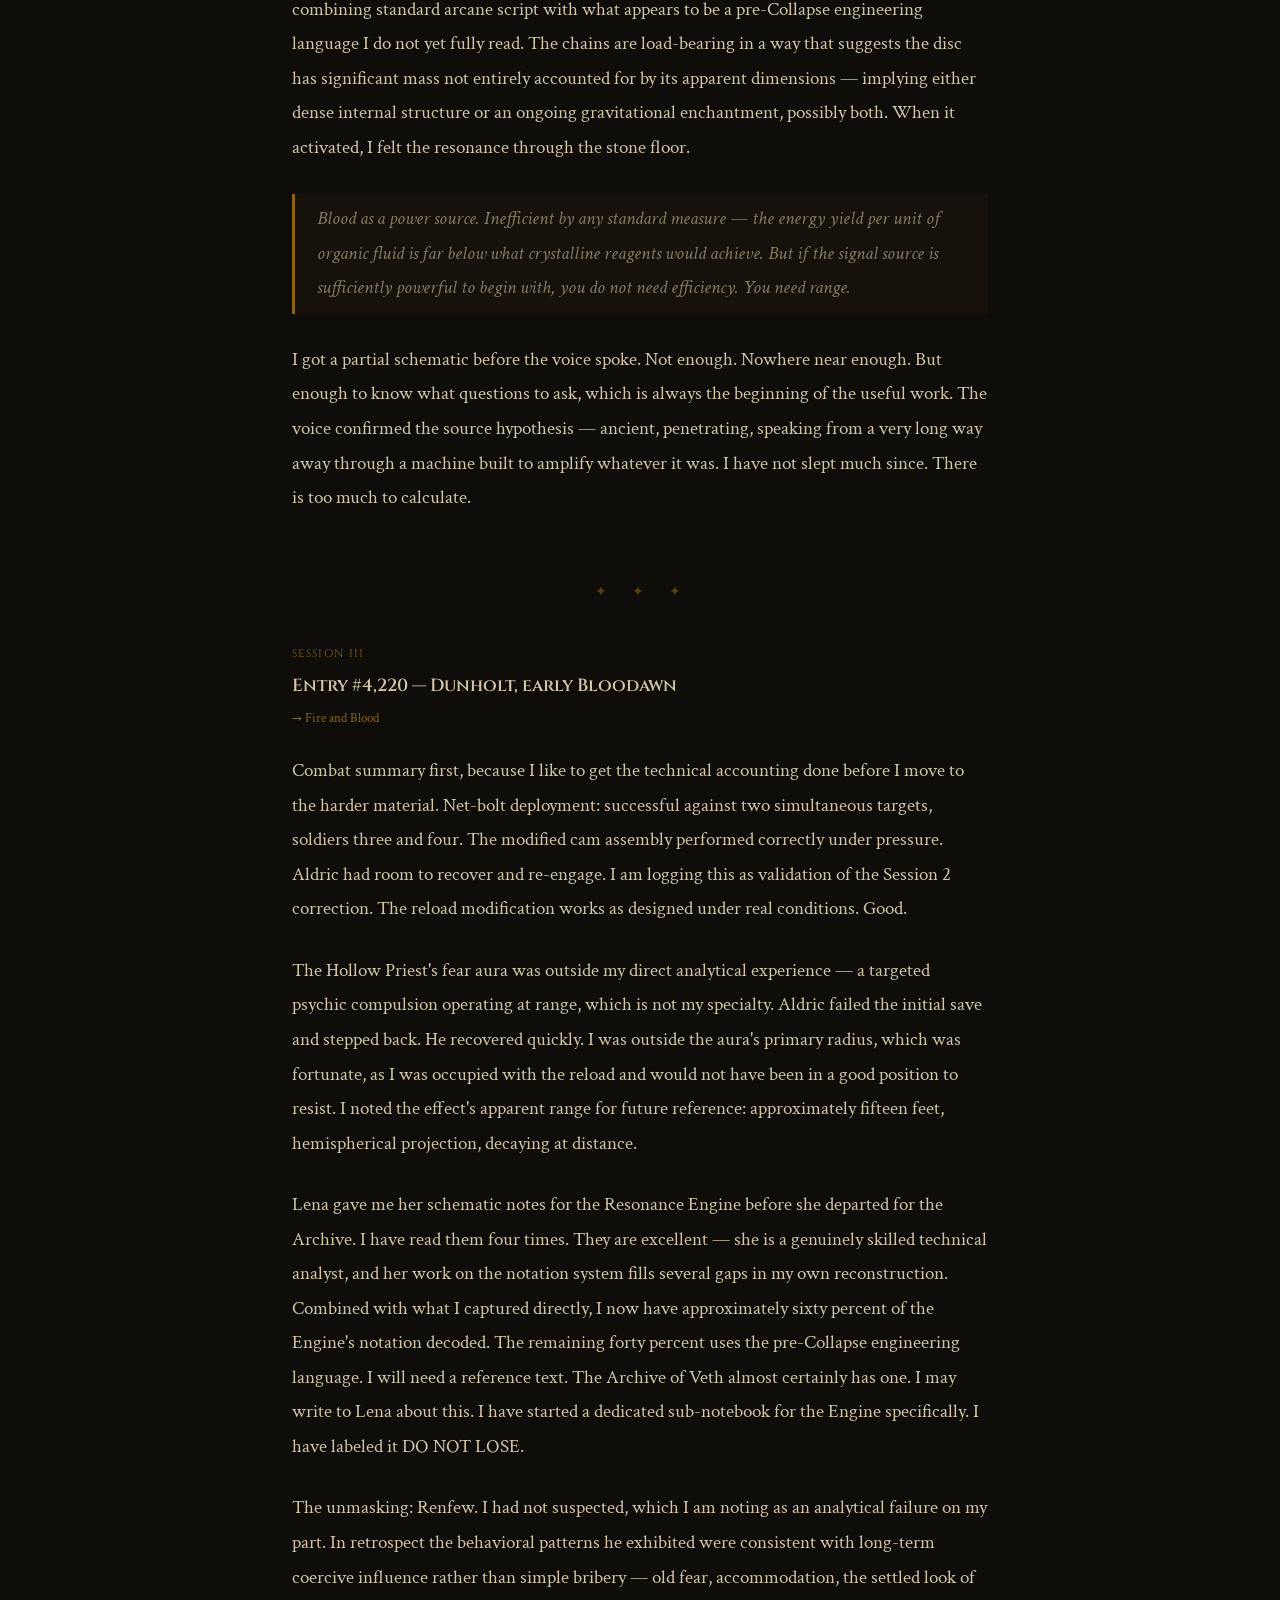
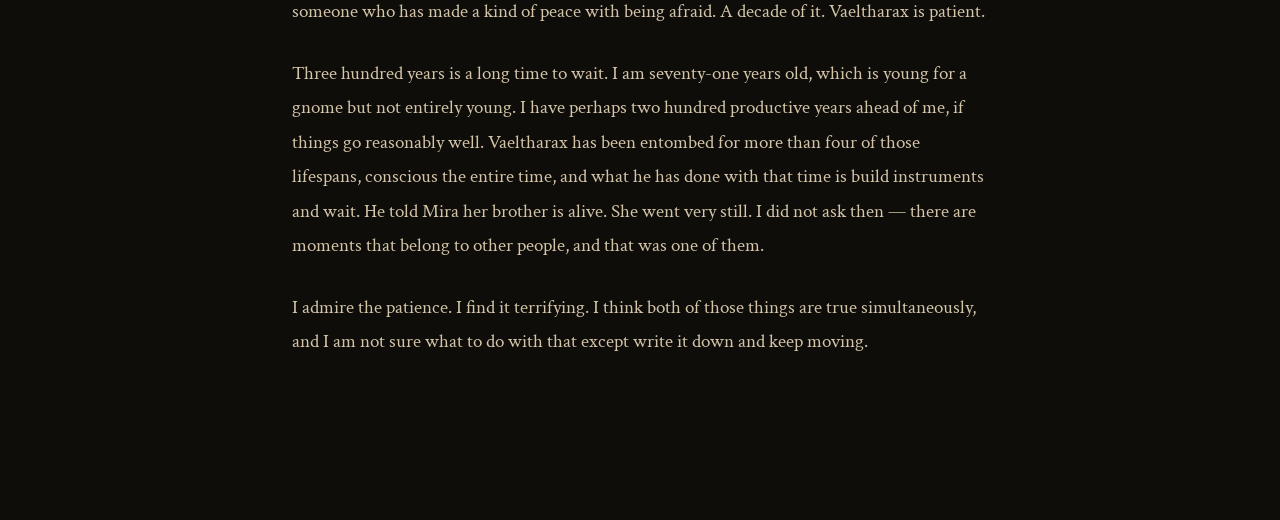
<file: characters/vexa-crankwheel/index.html>
<!DOCTYPE html>
<html lang="en">
<head>
  <meta charset="UTF-8">
  <meta name="viewport" content="width=device-width, initial-scale=1.0">
  <title>Vexa Crankwheel — Journal | The Sleeper Beneath Mirrath</title>
  <link rel="preconnect" href="https://fonts.googleapis.com">
  <link rel="preconnect" href="https://fonts.gstatic.com" crossorigin>
  <link href="https://fonts.googleapis.com/css2?family=Cinzel:wght@400;600&family=Crimson+Text:ital,wght@0,400;0,600;1,400&display=swap" rel="stylesheet">
  <link rel="stylesheet" href="../../style.css">
</head>
<body>
<div class="page-wrap">

  <nav class="site-nav">
    <a href="../../index.html">&#8592; Campaign</a>
    <div class="char-links">
      <a href="../mira-ashveil/index.html">Mira</a>
      <a href="../aldric-sorn/index.html">Aldric</a>
      <a href="../vexa-crankwheel/index.html" class="active">Vexa</a>
    </div>
  </nav>

  <p class="char-meta">Field Notes &bull; The Sleeper Beneath Mirrath</p>
  <h1>Vexa Crankwheel</h1>
  <p class="char-tagline">Gnome artificer. Carries a crossbow named Sprocket. Interested in everything.</p>

  <div class="journal-entry">
    <div class="entry-header">
      <p class="entry-session">Session IV</p>
      <p class="entry-date">Entry #4,221 &mdash; The Hollow Road, Bloodawn</p>
      <p class="entry-session-link">&#8594; <a href="../../session-4/index.html">The Hollow Road</a></p>
    </div>

    <p>Observation log, field deployment, 7 Bloodawn. Trip alarm performed correctly overnight — no contacts, mechanism intact on recovery. The wire tension was slightly lower than ideal due to overnight temperature drop affecting the spring, which I have noted for future calibration. I have added a small tensioning bolt to the design in my head. I will build it when I have a workbench for more than four hours.</p>

    <p>Combat at the waystation: Sprocket, first shot, critical. The guard with the crossbow dropped without returning fire, which is the ideal outcome from a threat-prioritization standpoint — the loaded ranged weapon was the highest-value target in the engagement, and the result confirmed that my target selection was correct. Mira handled the second guard efficiently. Aldric applied the accumulated divine charge he had been carrying all morning; I have been noting the building indicators since we left Dunholt and I admit I was beginning to be curious about what the release would look like at full draw. It looked like that. I have logged this under "useful to know for future engagements."</p>

    <p>The chamber below the farmhouse is a ritual preparation space of significant age. The sigil carvings are more detailed and more numerous than any other installation I have documented — I estimate hundreds of individual renderings, suggesting not a single carver but a tradition, maintained over years or decades, of different hands repeating the same mark in the same space. I captured the entire chamber with the impression device: forty-seven frames. I will analyze them at camp. The physical properties of the space — stone composition, acoustic resonance, air temperature differential with the farmhouse above — are consistent with a deliberate siting choice, not happenstance construction. Someone chose this specific location for specific reasons. I have filed this under "requires further research," though at this point that file constitutes most of what I know about anything relevant.</p>

    <p>The burned logbook: I photographed all legible pages before Lena touched them, which was the correct order of operations. She translated the inscription on the eastern wall. I am going to write the key line down here because I want to look at it again later: <em>When the Sleeper tastes the blood of the Willing, the door opens from below.</em> The operational implication is that the ritual cannot be completed by coercion — the sacrifice has to consent. From a pure mechanism standpoint, this is an unusual constraint for a blood-fueled ritual. It implies that the Sleeper requires something from the offering beyond the biological material. Intention, perhaps. Resonance. I have three hypotheses and none of them are comforting. I have filed this under "requires further research" with a HIGH PRIORITY notation.</p>

    <p>Mira's brother's name was in the logbook. I saw her face when she read it and I did not ask then, because that was a moment that belonged to other people. She told us at camp, and I listened, and I said: give me two days, I'll build something that finds him. I said it with more confidence than I had any right to have, because two days is not enough for what I described and I know it. But I have 200 productive years left, approximately, and she does not have that kind of time to spare on this, and sometimes the right move is to promise the thing and then figure out how to do it afterward. I have opened a new sub-notebook. Working title: CORVAN ASHVEIL — LOCATION PROBLEM. It is currently empty except for the title and three questions I don't know how to answer yet. That is how these things start.</p>

    <p>Aldric let a branded girl sleep by our fire. Her name is Sable. She is clearly withholding information. Aldric gave her rations and watched over her while she slept. I find I cannot identify a flaw in this decision, despite the fact that the operational risk assessment is not favorable. She's seventeen, approximately. She said they promised her sister would be safe. The Covenant made that promise, which means the promise was either a lie or a threat wearing the shape of a bargain, and she is standing here without her sister, which suggests the outcome. I have not yet determined what to do with this. I have filed it under "requires further research." That file is, at this point, enormous.</p>

  </div>

  <div class="divider">&#10022; &nbsp; &#10022; &nbsp; &#10022;</div>

  <div class="journal-entry">
    <div class="entry-header">
      <p class="entry-session">Session I</p>
      <p class="entry-date">Entry #4,218 &mdash; Dunholt, Coldmarch</p>
      <p class="entry-session-link">&#8594; <a href="../../session-1/index.html">The Amber Road</a></p>
    </div>

    <p>Finally: a problem. Dunholt presents as a standard low-economy trade town with one tavern, one garrison, and one mystery — three missing persons, no guard cooperation, and a mill that has not operated in over a year despite a sign advertising renovations that no one has performed. I spoke with the innkeeper (Bess — sharp, trustworthy, good at reading people) and agreed to the investigation. The coin is reasonable. The puzzle is considerably better than the coin.</p>

    <p>I visited Dunby the alchemist first, on the reasonable assumption that anything requiring sulfur and black salt in bulk quantities would require a local supplier. He was frightened and unhelpful in the way of a man who knows exactly what he has been asked and is afraid of what knowing implies for his own safety. Sufficient sulfur and black salt to preserve approximately twelve bodies. Someone organized this. Someone with resources and patience and a specific purpose for the preservation.</p>

    <p>Mira found a symbol at the docks and I logged a reproduction in my notebook: Ouroboros Shattered — a serpent devouring itself, but with angular geometric cuts disrupting the circle at three points. Intentional asymmetry. This is always significant. It means the designer wanted the circle broken in a specific way, which means the breaking is the point, not the circle. I have filed this under "requires further research."</p>

    <p>The mill fight was uncomplicated. Sprocket performed correctly. Net-bolt deployment was successful — caught the fleeing cultist cleanly and pinned him for questioning. I noted a slight drag on the secondary lever under the stress of rapid deployment; I have been meaning to address this. Tonight, probably.</p>

    <p>The ritual chamber at the end of the tunnel was more interesting than the fight. The circle on the floor: blood, but geometrically precise in a way suggesting either formal magical training or excellent reference texts — possibly both. The cages. The woman inside, alive. And the bas-relief on the rear wall, which I examined for approximately four minutes while Aldric had what I can only describe as a quiet crisis in front of it. Magnificent stonework — whoever carved it was working from life or very detailed descriptions. The scale articulation is anatomically consistent with accounts of elder wyrms in the texts I have read. The eye is open. Bas-relief eyes do not typically suggest ongoing awareness. This one did, somehow. I do not have a technical explanation for that yet. I have filed it under "requires further research" as well. That file is getting large.</p>
  </div>

  <div class="divider">&#10022; &nbsp; &#10022; &nbsp; &#10022;</div>

  <div class="journal-entry">
    <div class="entry-header">
      <p class="entry-session">Session II</p>
      <p class="entry-date">Entry #4,219 &mdash; The Maw, northern foothills</p>
      <p class="entry-session-link">&#8594; <a href="../../session-2/index.html">The Sleeper's Name</a></p>
    </div>

    <p>Lena Croft (scholar, Archive of Veth, field-adjacent against her original intentions) confirmed the Ouroboros Shattered symbology and provided the cult designation: Ashen Covenant. Structured, hierarchical, centrally directed by a "Hollow Priest" whose identity is unknown even to rank-and-file members. This is operationally intelligent — compartmentalization reduces information exposure significantly. Whoever designed the Covenant's structure understood operational security. That is worth noting.</p>

    <p>The downtime: I upgraded Sprocket's pressure-release reload mechanism. I have been thinking about this modification for three weeks. The implementation took four hours and involved rerouting the secondary lever through a cam assembly that allows the reload to reset on trigger release rather than requiring a full manual cycle. The result is a bonus action reload on misfire. In controlled testing the mechanism is sound. I am pleased with it.</p>

    <p>The road north produced a combat engagement with four professional scouts. I note, with some embarrassment, that the net-bolt misfired on my second shot — drag on the primary cam under combat conditions, which I should have caught in testing but did not. The net tangled Aldric rather than the target. He was briefly trapped. He was a good sport about it, all things considered. I have already identified the mechanical fault and corrected it. I am logging this as a design failure and a corrective success.</p>

    <p>Then: the Maw. And the Resonance Engine.</p>

    <p>I am going to write this plainly: the Resonance Engine is the most extraordinary artifact I have encountered in forty-seven years of active fieldwork and thirty years of theoretical study. A bronze disc approximately two meters in diameter, covered in a hybrid notation system combining standard arcane script with what appears to be a pre-Collapse engineering language I do not yet fully read. The chains are load-bearing in a way that suggests the disc has significant mass not entirely accounted for by its apparent dimensions — implying either dense internal structure or an ongoing gravitational enchantment, possibly both. When it activated, I felt the resonance through the stone floor.</p>

    <blockquote>Blood as a power source. Inefficient by any standard measure — the energy yield per unit of organic fluid is far below what crystalline reagents would achieve. But if the signal source is sufficiently powerful to begin with, you do not need efficiency. You need range.</blockquote>

    <p>I got a partial schematic before the voice spoke. Not enough. Nowhere near enough. But enough to know what questions to ask, which is always the beginning of the useful work. The voice confirmed the source hypothesis — ancient, penetrating, speaking from a very long way away through a machine built to amplify whatever it was. I have not slept much since. There is too much to calculate.</p>
  </div>

  <div class="divider">&#10022; &nbsp; &#10022; &nbsp; &#10022;</div>

  <div class="journal-entry">
    <div class="entry-header">
      <p class="entry-session">Session III</p>
      <p class="entry-date">Entry #4,220 &mdash; Dunholt, early Bloodawn</p>
      <p class="entry-session-link">&#8594; <a href="../../session-3/index.html">Fire and Blood</a></p>
    </div>

    <p>Combat summary first, because I like to get the technical accounting done before I move to the harder material. Net-bolt deployment: successful against two simultaneous targets, soldiers three and four. The modified cam assembly performed correctly under pressure. Aldric had room to recover and re-engage. I am logging this as validation of the Session 2 correction. The reload modification works as designed under real conditions. Good.</p>

    <p>The Hollow Priest's fear aura was outside my direct analytical experience — a targeted psychic compulsion operating at range, which is not my specialty. Aldric failed the initial save and stepped back. He recovered quickly. I was outside the aura's primary radius, which was fortunate, as I was occupied with the reload and would not have been in a good position to resist. I noted the effect's apparent range for future reference: approximately fifteen feet, hemispherical projection, decaying at distance.</p>

    <p>Lena gave me her schematic notes for the Resonance Engine before she departed for the Archive. I have read them four times. They are excellent — she is a genuinely skilled technical analyst, and her work on the notation system fills several gaps in my own reconstruction. Combined with what I captured directly, I now have approximately sixty percent of the Engine's notation decoded. The remaining forty percent uses the pre-Collapse engineering language. I will need a reference text. The Archive of Veth almost certainly has one. I may write to Lena about this. I have started a dedicated sub-notebook for the Engine specifically. I have labeled it DO NOT LOSE.</p>

    <p>The unmasking: Renfew. I had not suspected, which I am noting as an analytical failure on my part. In retrospect the behavioral patterns he exhibited were consistent with long-term coercive influence rather than simple bribery — old fear, accommodation, the settled look of someone who has made a kind of peace with being afraid. A decade of it. Vaeltharax is patient.</p>

    <p>Three hundred years is a long time to wait. I am seventy-one years old, which is young for a gnome but not entirely young. I have perhaps two hundred productive years ahead of me, if things go reasonably well. Vaeltharax has been entombed for more than four of those lifespans, conscious the entire time, and what he has done with that time is build instruments and wait. He told Mira her brother is alive. She went very still. I did not ask then — there are moments that belong to other people, and that was one of them.</p>

    <p>I admire the patience. I find it terrifying. I think both of those things are true simultaneously, and I am not sure what to do with that except write it down and keep moving.</p>
  </div>

</div>
</body>
</html>
</file>
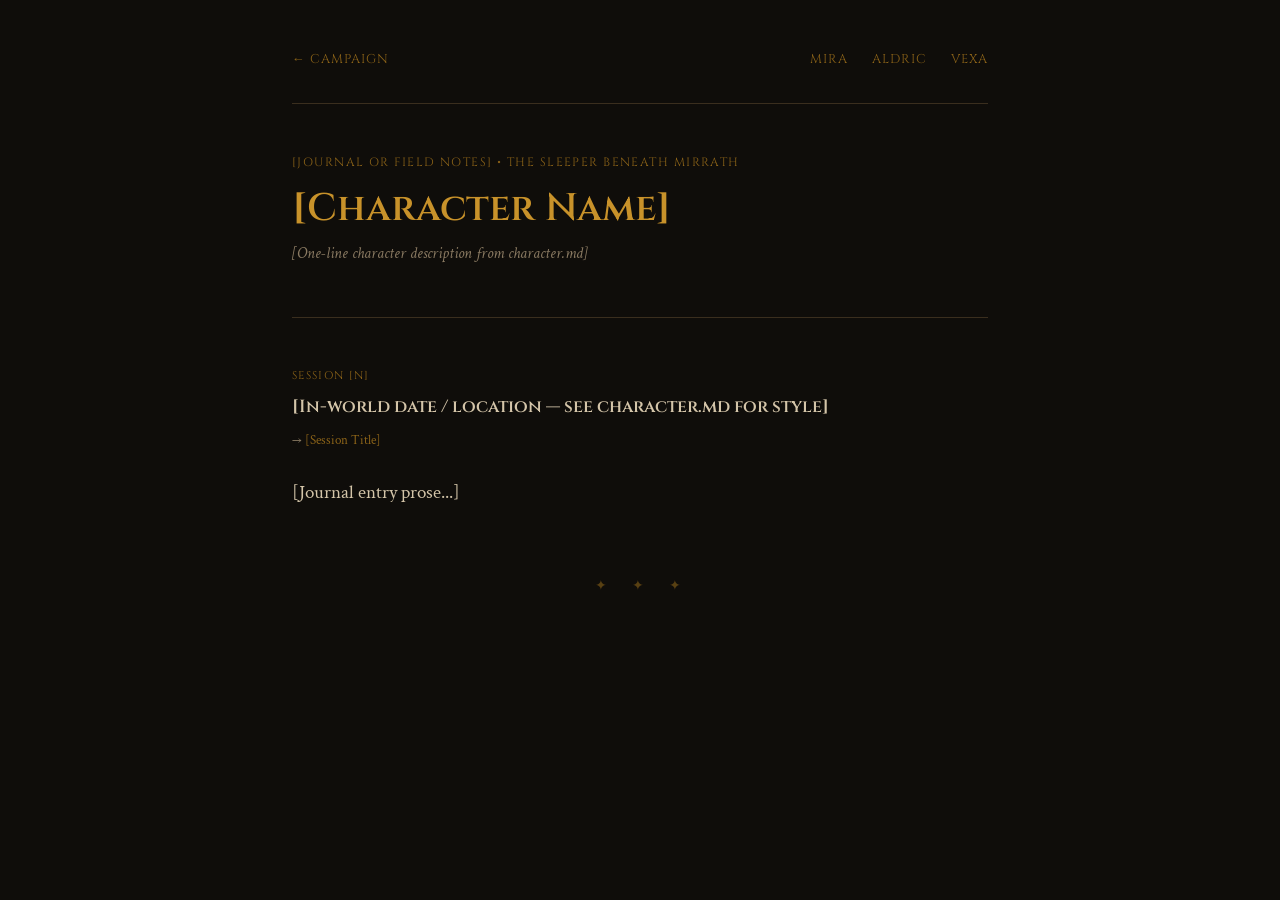
<file: templates/character.html>
<!DOCTYPE html>
<html lang="en">
<head>
  <meta charset="UTF-8">
  <meta name="viewport" content="width=device-width, initial-scale=1.0">
  <title>[Character Name] — Journal | The Sleeper Beneath Mirrath</title>
  <link rel="preconnect" href="https://fonts.googleapis.com">
  <link rel="preconnect" href="https://fonts.gstatic.com" crossorigin>
  <link href="https://fonts.googleapis.com/css2?family=Cinzel:wght@400;600&family=Crimson+Text:ital,wght@0,400;0,600;1,400&display=swap" rel="stylesheet">
  <link rel="stylesheet" href="../../style.css">
</head>
<body>
<div class="page-wrap">

  <nav class="site-nav">
    <a href="../../index.html">&#8592; Campaign</a>
    <div class="char-links">
      <a href="../mira-ashveil/index.html">Mira</a>
      <a href="../aldric-sorn/index.html">Aldric</a>
      <a href="../vexa-crankwheel/index.html">Vexa</a>
    </div>
  </nav>

  <p class="char-meta">[Journal or Field Notes] &bull; The Sleeper Beneath Mirrath</p>
  <h1>[Character Name]</h1>
  <p class="char-tagline">[One-line character description from character.md]</p>

  <!-- Journal entries. Repeat the .journal-entry block for each session. -->

  <div class="journal-entry">
    <div class="entry-header">
      <p class="entry-session">Session [N]</p>
      <p class="entry-date">[In-world date / location — see character.md for style]</p>
      <p class="entry-session-link">&#8594; <a href="../../session-[N]/index.html">[Session Title]</a></p>
    </div>

    <!-- First-person prose here. 4–6 paragraphs. See character.md for voice guidance. -->
    <p>[Journal entry prose...]</p>

  </div>

  <div class="divider">&#10022; &nbsp; &#10022; &nbsp; &#10022;</div>

  <!-- Add another .journal-entry block for each subsequent session -->

</div>
</body>
</html>
</file>
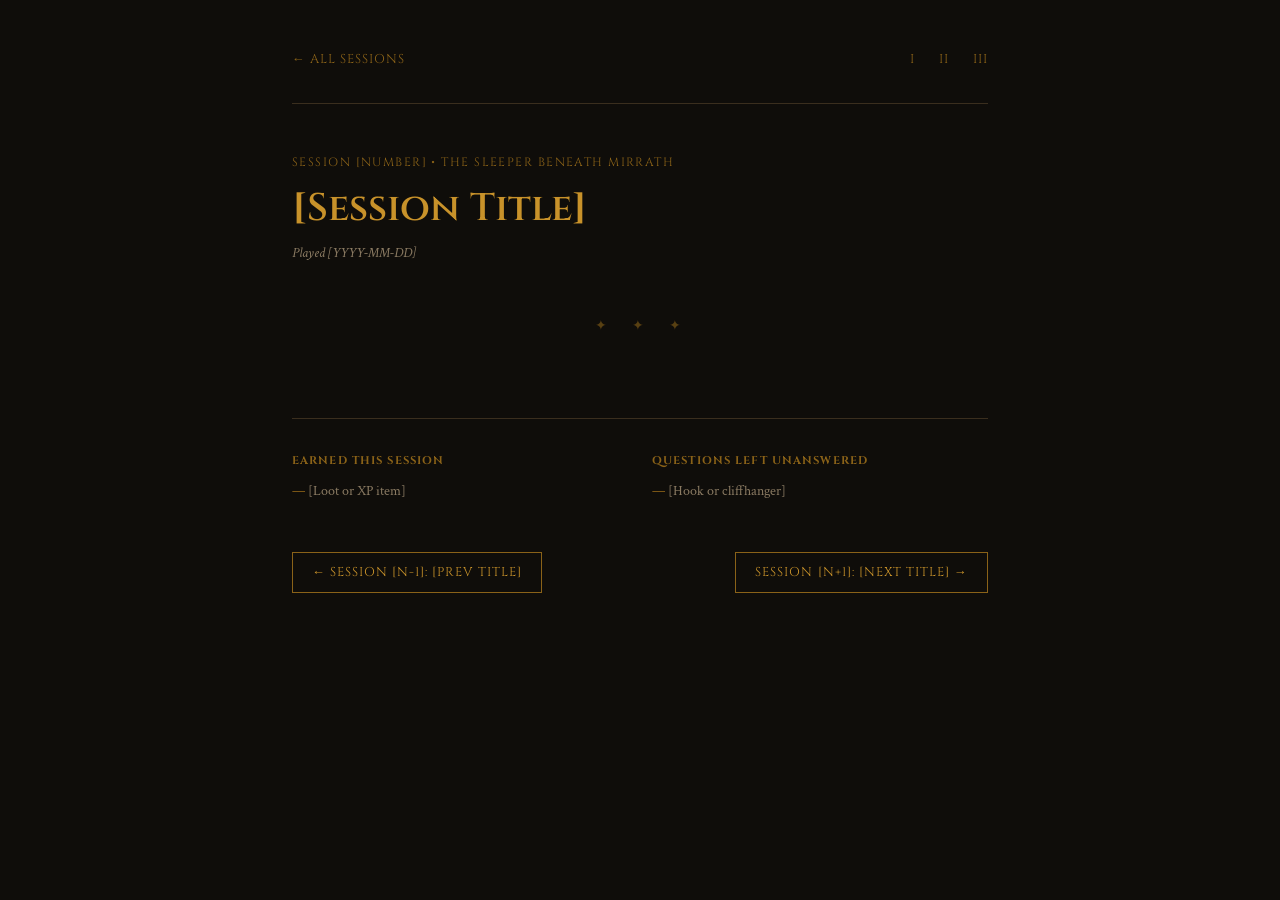
<file: templates/session.html>
<!DOCTYPE html>
<html lang="en">
<head>
  <meta charset="UTF-8">
  <meta name="viewport" content="width=device-width, initial-scale=1.0">
  <title>Session N — [Title]</title>
  <link rel="preconnect" href="https://fonts.googleapis.com">
  <link rel="preconnect" href="https://fonts.gstatic.com" crossorigin>
  <link href="https://fonts.googleapis.com/css2?family=Cinzel:wght@400;600&family=Crimson+Text:ital,wght@0,400;0,600;1,400&display=swap" rel="stylesheet">
  <link rel="stylesheet" href="../style.css">
</head>
<body>
<div class="page-wrap">

  <nav class="site-nav">
    <a href="../index.html">&#8592; All Sessions</a>
    <div class="session-links">
      <!-- Add one link per session, e.g.: -->
      <a href="../session-1/index.html">I</a>
      <a href="../session-2/index.html">II</a>
      <a href="../session-3/index.html">III</a>
      <!-- <a href="../session-4/index.html">IV</a> -->
    </div>
  </nav>

  <p class="session-meta">Session [Number] &bull; The Sleeper Beneath Mirrath</p>
  <h1>[Session Title]</h1>
  <p class="session-date">Played [YYYY-MM-DD]</p>

  <!-- Narrative prose goes here. Use <h2> for scene headings, <blockquote> for dialogue. -->

  <div class="divider">&#10022; &nbsp; &#10022; &nbsp; &#10022;</div>

  <div class="session-footer">
    <div>
      <h3>Earned This Session</h3>
      <ul>
        <li>[Loot or XP item]</li>
      </ul>
    </div>
    <div>
      <h3>Questions Left Unanswered</h3>
      <ul>
        <li>[Hook or cliffhanger]</li>
      </ul>
    </div>
  </div>

  <div class="session-pagination">
    <a href="../session-[N-1]/index.html">&#8592; Session [N-1]: [Prev Title]</a>
    <a href="../session-[N+1]/index.html">Session [N+1]: [Next Title] &#8594;</a>
    <!-- Omit whichever direction doesn't exist yet -->
  </div>

</div>
</body>
</html>
</file>
<file: style.css>
/* ============================================================
   The Sleeper Beneath Mirrath — Shared Stylesheet
   ============================================================ */

/* Reset */
*, *::before, *::after { box-sizing: border-box; margin: 0; padding: 0; }

/* Design tokens */
:root {
  --bg: #0f0d0a;
  --surface: #1a1610;
  --border: #3a2e1e;
  --amber: #c8922a;
  --amber-dim: #8a6218;
  --text: #d4c5a9;
  --text-dim: #8a7a62;
}

/* ── Base ─────────────────────────────────────────────────── */

body {
  background: var(--bg);
  color: var(--text);
  font-family: 'Crimson Text', Georgia, serif;
  font-size: 1.2rem;
  line-height: 1.8;
  min-height: 100vh;
}

.page-wrap {
  max-width: 760px;
  margin: 0 auto;
  padding: 3rem 2rem 6rem;
}

/* ── Navigation ───────────────────────────────────────────── */

.site-nav {
  display: flex;
  justify-content: space-between;
  align-items: center;
  padding-bottom: 2rem;
  border-bottom: 1px solid var(--border);
  margin-bottom: 3rem;
}
.site-nav a {
  color: var(--amber-dim);
  text-decoration: none;
  font-family: 'Cinzel', serif;
  font-size: 0.8rem;
  letter-spacing: 0.08em;
  text-transform: uppercase;
  transition: color 0.2s;
}
.site-nav a:hover { color: var(--amber); }

/* Session nav (roman numeral links) */
.site-nav .session-links { display: flex; gap: 1.5rem; }

/* Character nav (character name links) */
.site-nav .char-links { display: flex; gap: 1.5rem; }
.site-nav .char-links a.active { color: var(--amber); }

/* ── Typography ───────────────────────────────────────────── */

h1 {
  font-family: 'Cinzel', serif;
  font-size: 2.4rem;
  font-weight: 600;
  color: var(--amber);
  line-height: 1.2;
  margin-bottom: 0.5rem;
}

h2 {
  font-family: 'Cinzel', serif;
  font-size: 1.05rem;
  font-weight: 600;
  letter-spacing: 0.06em;
  text-transform: uppercase;
  color: var(--amber);
  margin: 3rem 0 1.2rem;
  padding-bottom: 0.4rem;
  border-bottom: 1px solid var(--border);
}

p { margin-bottom: 1.4em; }
p:last-child { margin-bottom: 0; }

blockquote {
  border-left: 3px solid var(--amber-dim);
  margin: 1.8rem 0;
  padding: 0.5rem 1.4rem;
  font-style: italic;
  color: var(--text-dim);
  background: rgba(200, 146, 42, 0.04);
}

.divider {
  text-align: center;
  color: var(--amber-dim);
  margin: 2.5rem 0;
  letter-spacing: 0.3em;
  font-size: 0.85rem;
  opacity: 0.6;
}

/* ── Session pages ────────────────────────────────────────── */

.session-meta {
  font-family: 'Cinzel', serif;
  font-size: 0.75rem;
  letter-spacing: 0.12em;
  text-transform: uppercase;
  color: var(--amber-dim);
  margin-bottom: 0.75rem;
}

.session-date {
  font-size: 0.9rem;
  color: var(--text-dim);
  font-style: italic;
  margin-bottom: 3rem;
}

.session-footer {
  margin-top: 5rem;
  padding-top: 2rem;
  border-top: 1px solid var(--border);
  font-size: 0.85rem;
  color: var(--text-dim);
  display: grid;
  grid-template-columns: 1fr 1fr;
  gap: 1.5rem;
}
.session-footer h3 {
  font-family: 'Cinzel', serif;
  font-size: 0.7rem;
  letter-spacing: 0.1em;
  text-transform: uppercase;
  color: var(--amber-dim);
  margin-bottom: 0.5rem;
}
.session-footer ul { list-style: none; padding: 0; }
.session-footer ul li::before { content: "— "; color: var(--amber-dim); }

.session-pagination {
  margin-top: 3rem;
  display: flex;
  justify-content: space-between;
}
.session-pagination a {
  font-family: 'Cinzel', serif;
  font-size: 0.8rem;
  letter-spacing: 0.08em;
  text-transform: uppercase;
  color: var(--amber);
  text-decoration: none;
  border: 1px solid var(--amber-dim);
  padding: 0.5rem 1.2rem;
  transition: all 0.2s;
}
.session-pagination a:hover { background: var(--amber); color: var(--bg); }

/* ── Character journal pages ──────────────────────────────── */

.char-meta {
  font-family: 'Cinzel', serif;
  font-size: 0.75rem;
  letter-spacing: 0.12em;
  text-transform: uppercase;
  color: var(--amber-dim);
  margin-bottom: 0.75rem;
}

.char-tagline {
  font-size: 1rem;
  color: var(--text-dim);
  font-style: italic;
  margin-bottom: 3rem;
  padding-bottom: 3rem;
  border-bottom: 1px solid var(--border);
}

.journal-entry { margin-bottom: 4rem; }

.entry-header { margin-bottom: 1.5rem; }

.entry-session {
  font-family: 'Cinzel', serif;
  font-size: 0.7rem;
  letter-spacing: 0.12em;
  text-transform: uppercase;
  color: var(--amber-dim);
  margin-bottom: 0.4rem;
}

.entry-date {
  font-family: 'Cinzel', serif;
  font-size: 1.1rem;
  font-weight: 600;
  color: var(--text);
  margin-bottom: 0.3rem;
}

.entry-session-link { font-size: 0.8rem; color: var(--text-dim); }
.entry-session-link a { color: var(--amber-dim); text-decoration: none; transition: color 0.2s; }
.entry-session-link a:hover { color: var(--amber); }

/* ── Root index ───────────────────────────────────────────── */

.page-wrap--wide { max-width: 800px; padding-top: 5rem; }

.site-title {
  font-family: 'Cinzel', serif;
  font-size: clamp(2rem, 6vw, 3.5rem);
  font-weight: 600;
  color: var(--amber);
  line-height: 1.1;
  margin-bottom: 1rem;
}

.site-subtitle {
  font-family: 'Cinzel', serif;
  font-size: 0.8rem;
  letter-spacing: 0.15em;
  text-transform: uppercase;
  color: var(--amber-dim);
  margin-bottom: 2rem;
}

.site-intro {
  max-width: 560px;
  color: var(--text-dim);
  font-size: 1.05rem;
  margin-bottom: 4rem;
  padding-bottom: 3rem;
  border-bottom: 1px solid var(--border);
}

.section-label {
  font-family: 'Cinzel', serif;
  font-size: 0.7rem;
  letter-spacing: 0.14em;
  text-transform: uppercase;
  color: var(--amber-dim);
  margin-bottom: 1.5rem;
}

.party-section { margin-bottom: 4rem; }
.party-grid {
  display: grid;
  grid-template-columns: repeat(auto-fill, minmax(220px, 1fr));
  gap: 1px;
  border: 1px solid var(--border);
}
.party-member { padding: 1.2rem 1.4rem; background: var(--surface); }
.party-member:not(:last-child) { border-right: 1px solid var(--border); }
.member-name { font-family: 'Cinzel', serif; font-size: 0.9rem; color: var(--amber); margin-bottom: 0.2rem; }
.member-desc { font-size: 0.85rem; color: var(--text-dim); line-height: 1.5; margin-bottom: 0.6rem; }
.member-journal {
  font-family: 'Cinzel', serif;
  font-size: 0.7rem;
  letter-spacing: 0.08em;
  text-transform: uppercase;
  color: var(--amber-dim);
  text-decoration: none;
  transition: color 0.2s;
  display: inline-block;
}
.member-journal:hover { color: var(--amber); }

.session-card {
  display: block;
  text-decoration: none;
  color: inherit;
  padding: 2rem 0;
  border-bottom: 1px solid var(--border);
  transition: all 0.2s;
}
.session-card:first-child { border-top: 1px solid var(--border); }
.session-card:hover .card-title { color: var(--amber); }
.session-card:hover .card-arrow { opacity: 1; transform: translateX(4px); }

.card-header { display: flex; align-items: baseline; gap: 1rem; margin-bottom: 0.5rem; }
.card-number {
  font-family: 'Cinzel', serif;
  font-size: 0.7rem;
  letter-spacing: 0.12em;
  text-transform: uppercase;
  color: var(--amber-dim);
  white-space: nowrap;
}
.card-date { font-size: 0.8rem; color: var(--text-dim); font-style: italic; }
.card-title-row { display: flex; align-items: center; justify-content: space-between; margin-bottom: 0.8rem; }
.card-title {
  font-family: 'Cinzel', serif;
  font-size: 1.4rem;
  font-weight: 600;
  color: var(--text);
  transition: color 0.2s;
}
.card-arrow { color: var(--amber); font-size: 1.2rem; opacity: 0.4; transition: all 0.2s; }
.card-summary { color: var(--text-dim); font-size: 1rem; max-width: 600px; line-height: 1.65; }
</file>
